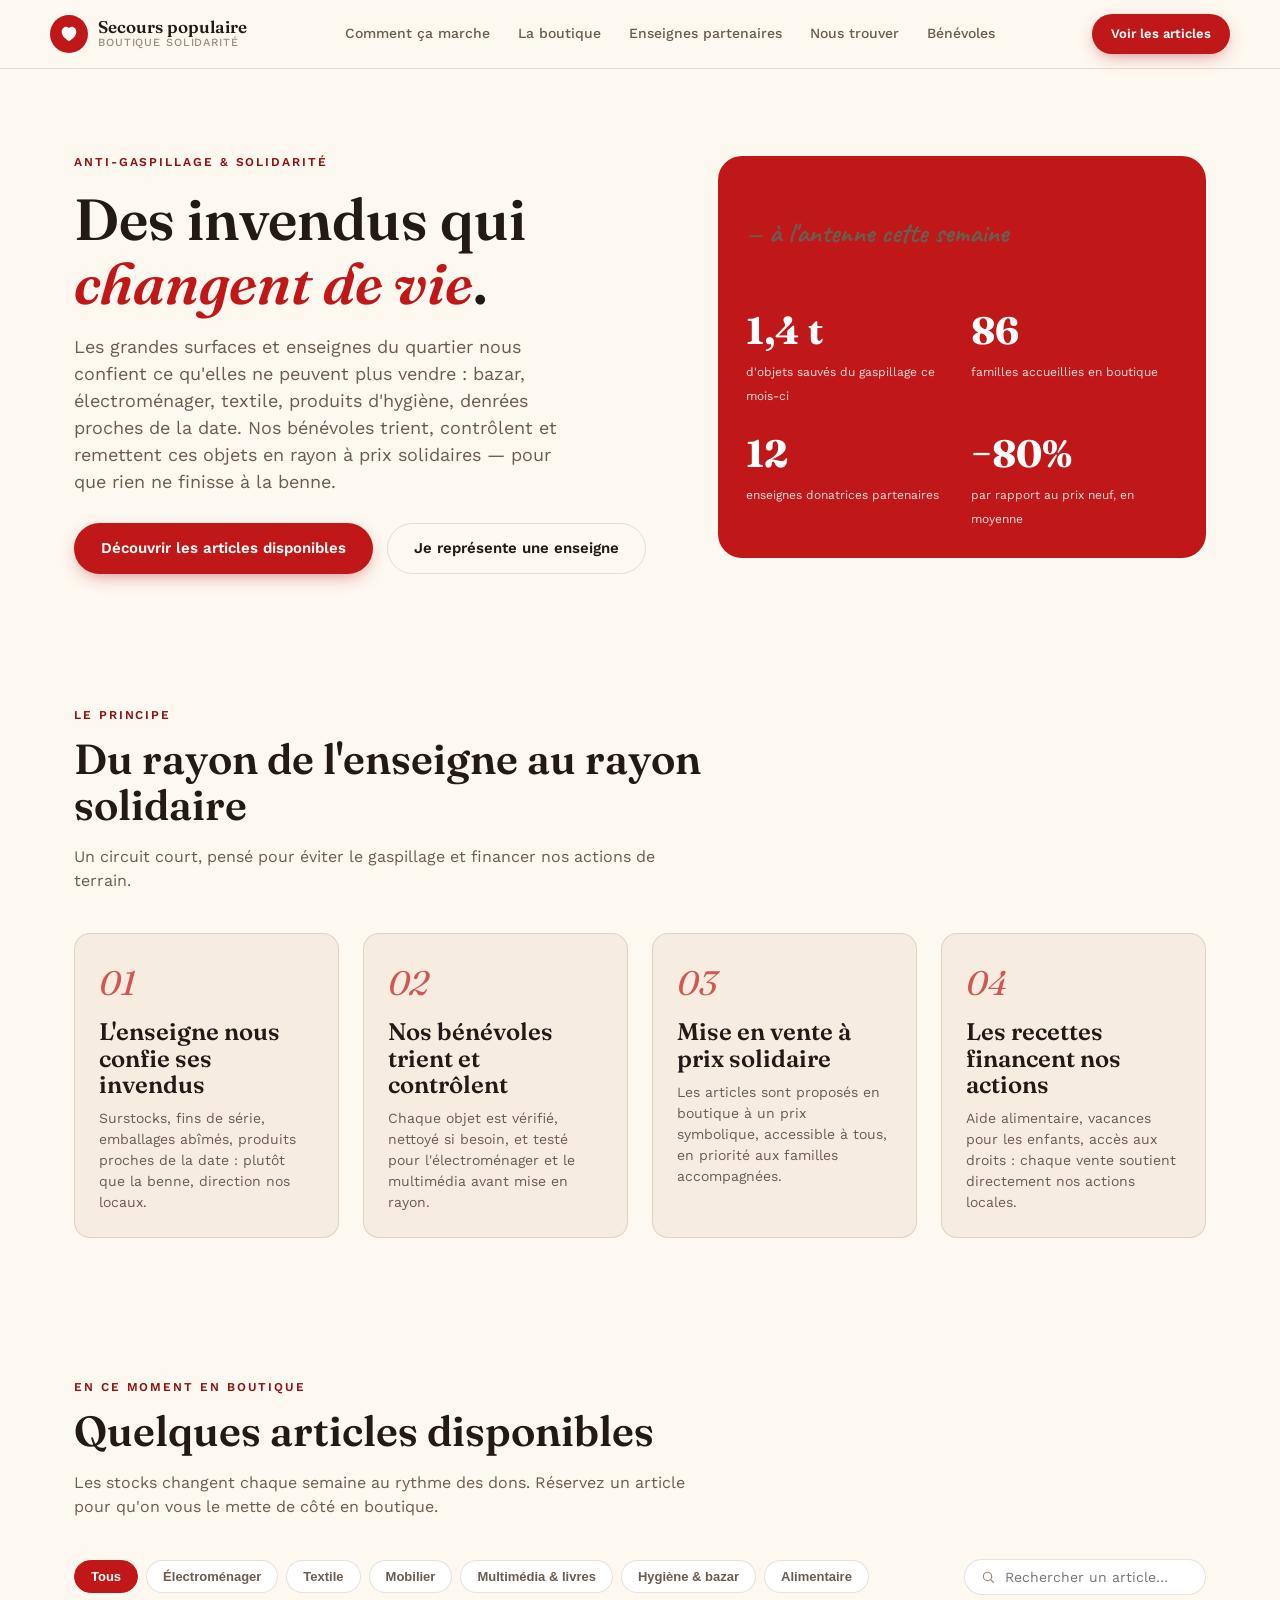
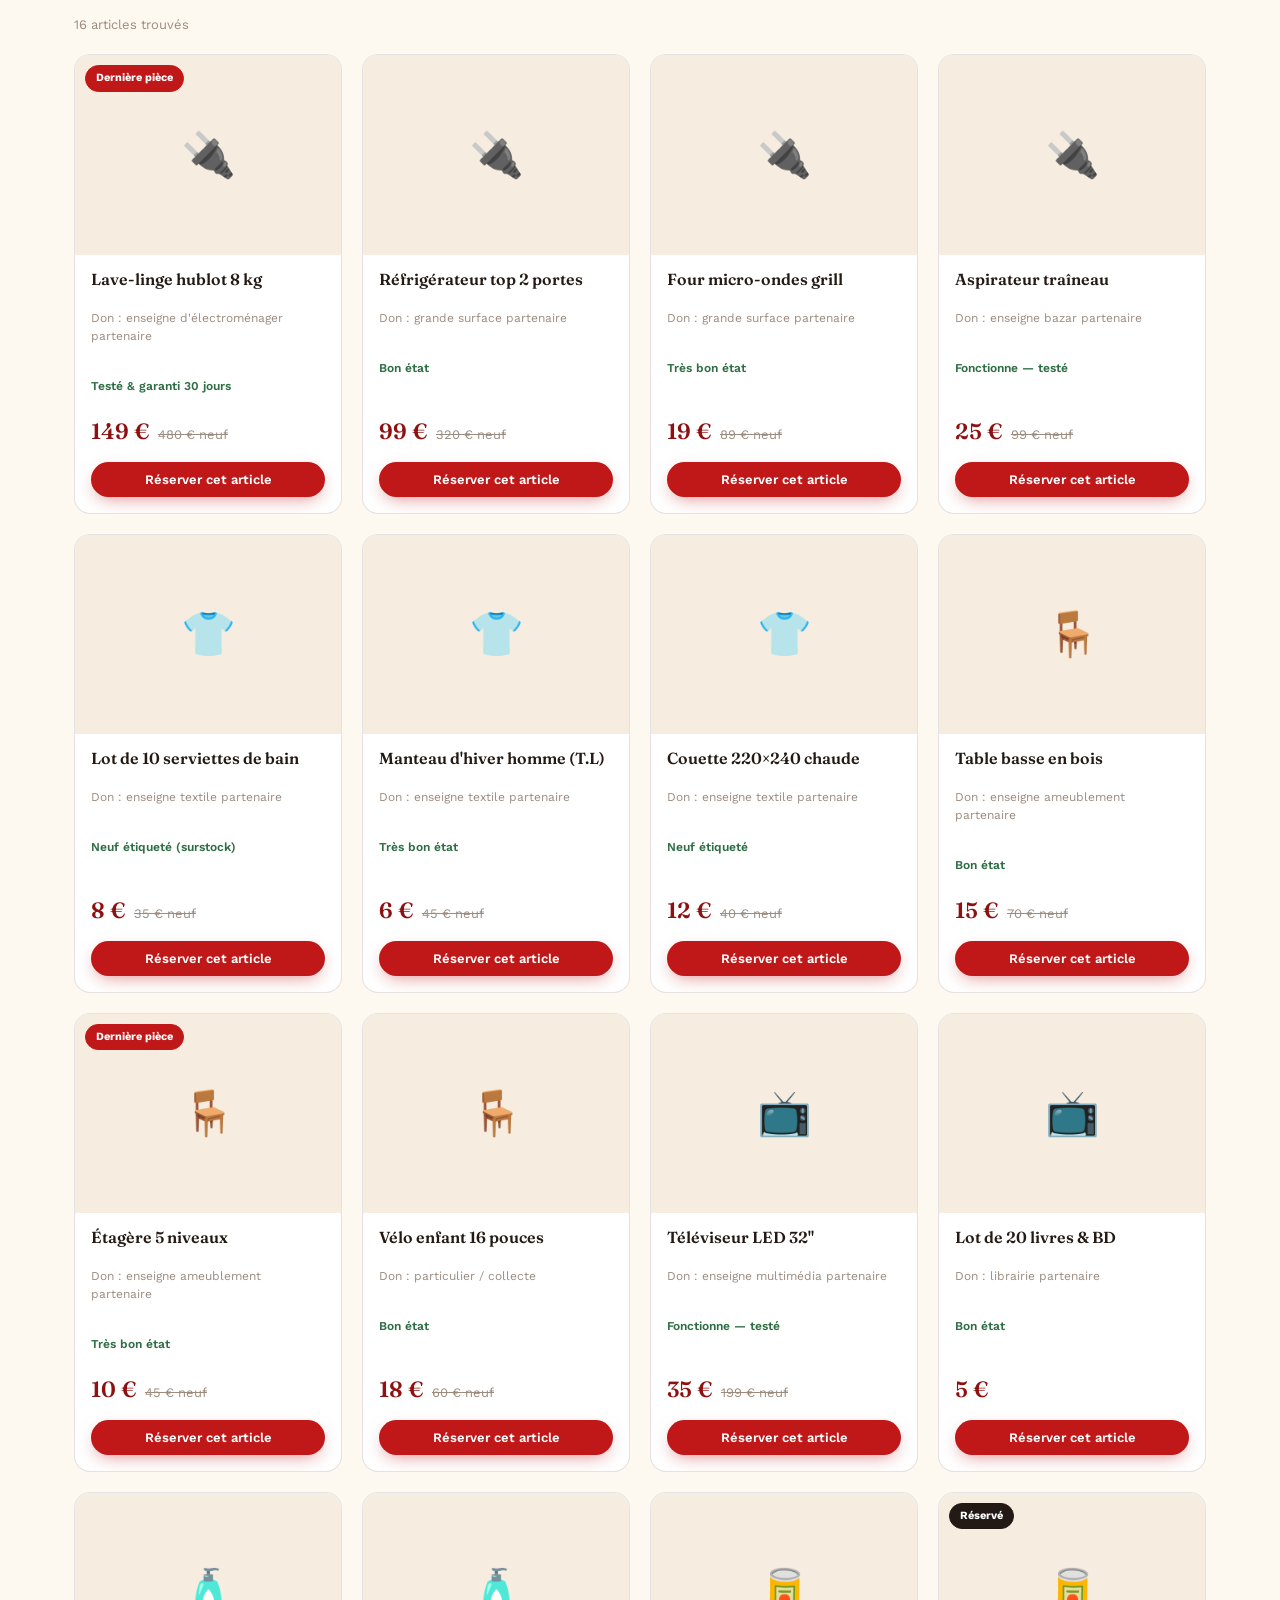
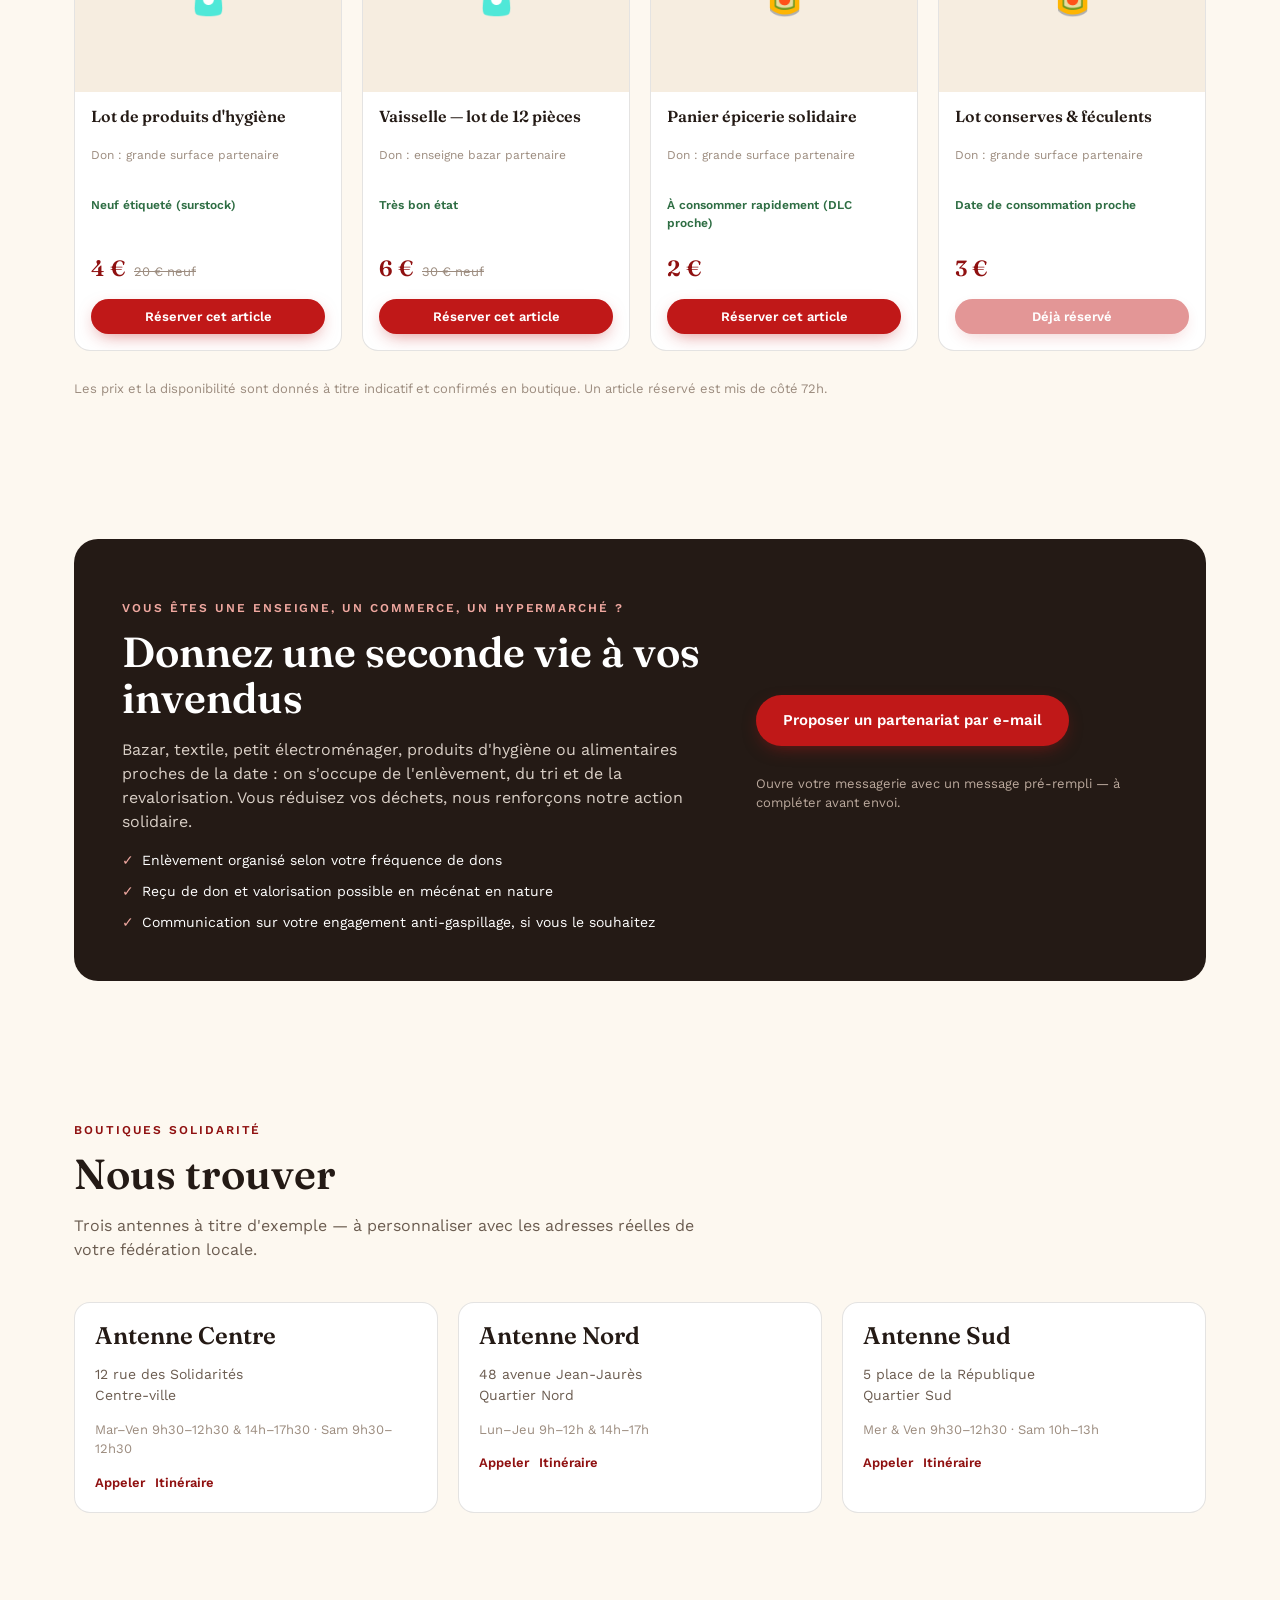
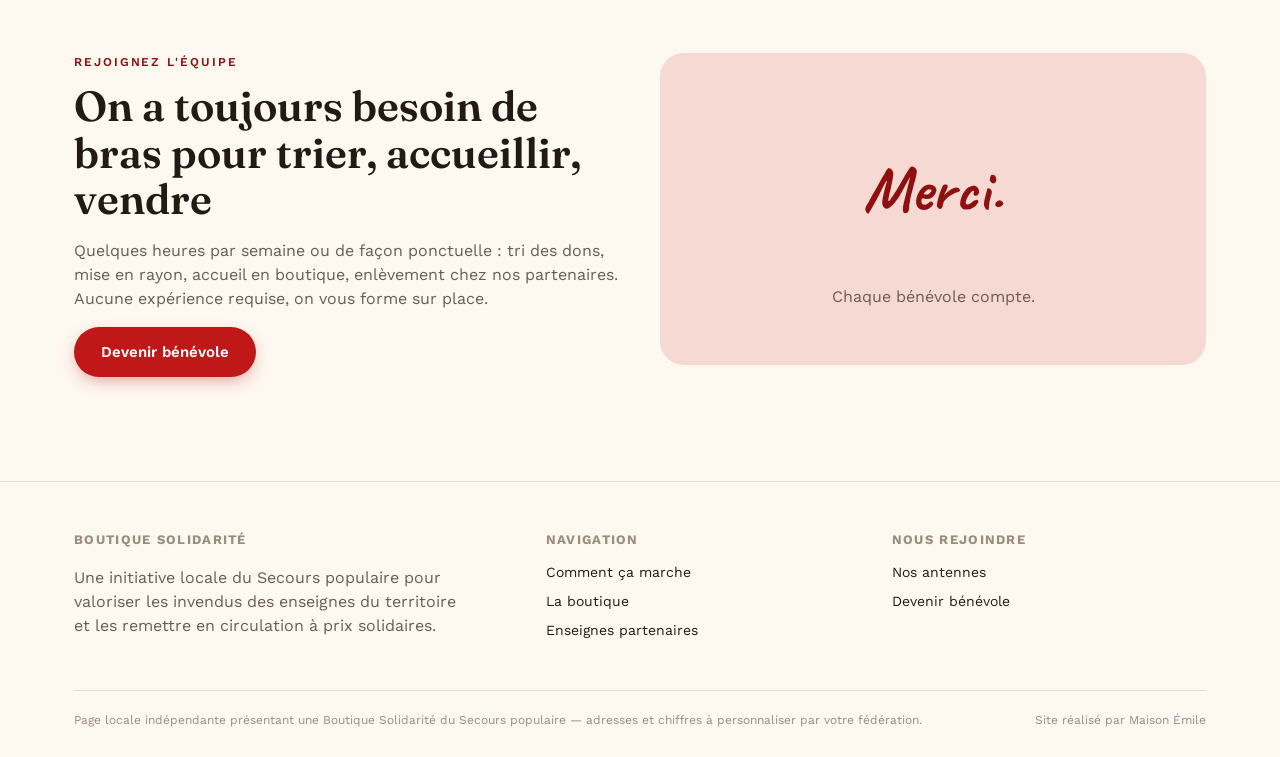
<file: secours-populaire/index.html>
<!DOCTYPE html>
<html lang="fr">
<head>
<meta charset="UTF-8" />
<meta name="viewport" content="width=device-width, initial-scale=1.0" />
<title>Boutique Solidarité — Secours populaire · Les invendus qui changent de vie</title>
<meta name="description" content="La Boutique Solidarité récupère les invendus des enseignes partenaires (bazar, électroménager, textile, alimentaire) et les revend à prix solidaires. Chaque achat finance les actions du Secours populaire et évite le gaspillage." />
<link rel="icon" href="data:image/svg+xml,%3Csvg xmlns='http://www.w3.org/2000/svg' viewBox='0 0 64 64'%3E%3Ccircle cx='32' cy='32' r='31' fill='%23c01818'/%3E%3Cpath d='M32 46c-9-6-16-12-16-20 0-5 4-9 9-9 4 0 6 2 7 4 1-2 3-4 7-4 5 0 9 4 9 9 0 8-7 14-16 20z' fill='%23fff6e8'/%3E%3C/svg%3E" />
<link rel="preconnect" href="https://fonts.googleapis.com">
<link rel="preconnect" href="https://fonts.gstatic.com" crossorigin>
<link href="https://fonts.googleapis.com/css2?family=Fraunces:ital,opsz,wght@0,9..144,500;0,9..144,600;1,9..144,500&family=Work+Sans:wght@400;500;600;700&family=Caveat:wght@600;700&display=swap" rel="stylesheet">
<style>
  :root{
    --red:#c01818; --red-dark:#8f1010; --red-soft:#f6d9d3;
    --cream:#fdf8f0; --cream-2:#f6ede0; --ink:#241a15; --muted:#6b5c50; --muted-light:#9c8c7f;
    --ok:#2f6e44; --line:rgba(36,26,21,.12);
    --font-sans:'Work Sans',system-ui,sans-serif; --font-serif:'Fraunces',Georgia,serif; --font-hand:'Caveat',cursive;
    --radius:16px; --container:1180px;
  }
  *{box-sizing:border-box}
  html{scroll-behavior:smooth}
  body{margin:0;background:var(--cream);color:var(--ink);font-family:var(--font-sans);line-height:1.5;-webkit-font-smoothing:antialiased}
  img{max-width:100%;display:block}
  a{color:inherit}
  .wrap{max-width:var(--container);margin:0 auto;padding:0 24px}
  .eyebrow{font-family:var(--font-sans);font-weight:600;font-size:12px;letter-spacing:.16em;text-transform:uppercase;color:var(--red-dark)}
  h1,h2,h3{font-family:var(--font-serif);font-weight:600;margin:0 0 .4em;line-height:1.1}
  h2{font-size:clamp(28px,4vw,42px)}
  h3{font-size:clamp(19px,2.2vw,24px)}
  p{color:var(--muted)}
  .btn{display:inline-flex;align-items:center;gap:8px;justify-content:center;font-family:var(--font-sans);font-weight:600;font-size:15px;padding:13px 26px;border-radius:999px;border:1px solid transparent;cursor:pointer;text-decoration:none;transition:transform .15s ease,box-shadow .15s ease}
  .btn-primary{background:var(--red);color:#fff;box-shadow:0 6px 18px -6px rgba(192,24,24,.55)}
  .btn-primary:hover{transform:translateY(-2px)}
  .btn-ghost{background:transparent;border-color:var(--line);color:var(--ink)}
  .btn-ghost:hover{border-color:var(--red)}
  .btn-sm{padding:9px 18px;font-size:13px}
  .btn:disabled{opacity:.45;cursor:not-allowed;transform:none}

  /* header */
  header{position:sticky;top:0;z-index:40;background:rgba(253,248,240,.9);backdrop-filter:blur(8px);border-bottom:1px solid var(--line)}
  .nav{display:flex;align-items:center;justify-content:space-between;padding:14px 0}
  .brand{display:flex;align-items:center;gap:10px;text-decoration:none}
  .brand .mark{width:38px;height:38px;border-radius:50%;background:var(--red);display:flex;align-items:center;justify-content:center;flex:none}
  .brand .mark svg{width:22px;height:22px}
  .brand .name{font-family:var(--font-serif);font-weight:600;font-size:17px;line-height:1.1}
  .brand .name small{display:block;font-family:var(--font-sans);font-weight:500;font-size:11px;letter-spacing:.08em;text-transform:uppercase;color:var(--muted-light)}
  nav.links{display:flex;gap:28px;font-size:14px;font-weight:500}
  nav.links a{text-decoration:none;color:var(--muted);transition:color .15s}
  nav.links a:hover{color:var(--red)}
  .nav-actions{display:flex;align-items:center;gap:12px}
  .burger{display:none;background:none;border:0;cursor:pointer;padding:6px}
  .burger span,.burger::before,.burger::after{content:'';display:block;width:22px;height:2px;background:var(--ink);margin:5px 0;transition:.2s}
  @media (max-width:860px){
    nav.links{display:none}
    .burger{display:block}
  }
  .mobile-panel{position:fixed;inset:0;background:var(--cream);z-index:50;display:none;flex-direction:column;padding:24px}
  .mobile-panel.open{display:flex}
  .mobile-panel .close-x{align-self:flex-end;background:none;border:0;font-size:28px;cursor:pointer}
  .mobile-panel a{font-family:var(--font-hand);font-size:34px;font-weight:700;text-decoration:none;color:var(--ink);padding:14px 0;border-bottom:1px solid var(--line)}

  /* hero */
  .hero{padding:72px 0 56px;position:relative;overflow:hidden}
  .hero .grid{display:grid;grid-template-columns:1.1fr .9fr;gap:48px;align-items:center}
  @media (max-width:900px){.hero .grid{grid-template-columns:1fr}}
  .hero h1{font-size:clamp(36px,5.6vw,58px);margin:.3em 0 .3em}
  .hero h1 em{font-style:italic;color:var(--red)}
  .hero p.lead{font-size:18px;max-width:46ch}
  .hero .cta-row{display:flex;gap:14px;flex-wrap:wrap;margin-top:28px}
  .hero-visual{position:relative;background:var(--red);border-radius:24px;padding:28px;color:#fff;min-height:320px;display:flex;flex-direction:column;justify-content:space-between}
  .hero-visual .tag{font-family:var(--font-hand);font-size:28px;font-weight:700}
  .hero-visual .stats{display:grid;grid-template-columns:1fr 1fr;gap:18px;margin-top:20px}
  .hero-visual .stat b{display:block;font-family:var(--font-serif);font-size:clamp(28px,3vw,38px)}
  .hero-visual .stat span{font-size:12px;opacity:.85}

  /* sections */
  section{padding:64px 0}
  .section-head{max-width:640px;margin-bottom:40px}
  .note{font-size:13px;color:var(--muted-light);margin-top:28px}

  /* how it works */
  .steps{display:grid;grid-template-columns:repeat(4,1fr);gap:24px}
  @media (max-width:900px){.steps{grid-template-columns:1fr 1fr}}
  @media (max-width:560px){.steps{grid-template-columns:1fr}}
  .step{background:var(--cream-2);border-radius:var(--radius);padding:24px;border:1px solid var(--line)}
  .step .num{font-family:var(--font-serif);font-style:italic;font-size:34px;color:var(--red);opacity:.7}
  .step h3{margin-top:10px}
  .step p{font-size:14px;margin:0}

  /* shop */
  .shop-toolbar{display:flex;flex-wrap:wrap;gap:12px;align-items:center;justify-content:space-between;margin-bottom:28px}
  .tabs{display:flex;flex-wrap:wrap;gap:8px}
  .tab{font-size:13px;font-weight:600;padding:8px 16px;border-radius:999px;border:1px solid var(--line);background:#fff;cursor:pointer;color:var(--muted)}
  .tab[aria-pressed="true"]{background:var(--red);border-color:var(--red);color:#fff}
  .search{display:flex;align-items:center;gap:8px;border:1px solid var(--line);border-radius:999px;padding:8px 16px;background:#fff;min-width:220px}
  .search input{border:0;outline:0;font-family:var(--font-sans);font-size:14px;width:100%;background:transparent}
  .results-count{font-size:13px;color:var(--muted-light);margin:-8px 0 20px}
  .grid-shop{display:grid;grid-template-columns:repeat(4,1fr);gap:20px}
  @media (max-width:1040px){.grid-shop{grid-template-columns:repeat(3,1fr)}}
  @media (max-width:760px){.grid-shop{grid-template-columns:repeat(2,1fr)}}
  @media (max-width:480px){.grid-shop{grid-template-columns:1fr}}
  .card{background:#fff;border:1px solid var(--line);border-radius:var(--radius);overflow:hidden;display:flex;flex-direction:column}
  .card .thumb{aspect-ratio:4/3;background:var(--cream-2);display:flex;align-items:center;justify-content:center;font-size:44px;position:relative}
  .card .badge{position:absolute;top:10px;left:10px;font-size:11px;font-weight:700;padding:4px 10px;border-radius:999px;background:#fff;border:1px solid var(--line)}
  .card .badge.last{background:var(--red);color:#fff;border-color:var(--red)}
  .card .badge.reserved{background:var(--ink);color:#fff;border-color:var(--ink)}
  .card .body{padding:16px;display:flex;flex-direction:column;gap:8px;flex:1}
  .card h3{font-size:16px;margin:0}
  .card .origin{font-size:12px;color:var(--muted-light)}
  .card .condition{font-size:12px;font-weight:600;color:var(--ok)}
  .card .prices{display:flex;align-items:baseline;gap:8px;margin-top:auto}
  .card .prices .now{font-family:var(--font-serif);font-weight:600;font-size:22px;color:var(--red-dark)}
  .card .prices .was{font-size:13px;text-decoration:line-through;color:var(--muted-light)}
  .card .reserve-btn{margin-top:6px}

  /* enseignes CTA band */
  .band{background:var(--ink);color:#fff;border-radius:24px;padding:48px;display:grid;grid-template-columns:1.2fr .8fr;gap:32px;align-items:center}
  @media (max-width:800px){.band{grid-template-columns:1fr}}
  .band .eyebrow{color:#f0a8a0}
  .band h2{color:#fff}
  .band p{color:#d9cfc6}
  .band-benefits{list-style:none;margin:0;padding:0;display:flex;flex-direction:column;gap:10px;font-size:14px}
  .band-benefits li{display:flex;gap:8px}
  .band-benefits li::before{content:'✓';color:#f0a8a0;font-weight:700}

  /* antennes */
  .antennes-grid{display:grid;grid-template-columns:repeat(3,1fr);gap:20px}
  @media (max-width:820px){.antennes-grid{grid-template-columns:1fr 1fr}}
  @media (max-width:560px){.antennes-grid{grid-template-columns:1fr}}
  .antenne{border:1px solid var(--line);border-radius:var(--radius);padding:20px;background:#fff}
  .antenne h3{margin-bottom:4px}
  .antenne .addr{font-size:14px;color:var(--muted)}
  .antenne .hours{font-size:13px;color:var(--muted-light);margin:8px 0 14px}
  .antenne .links{display:flex;gap:10px;font-size:13px;font-weight:600}
  .antenne .links a{text-decoration:none;color:var(--red-dark)}

  /* benevoles */
  .benevoles{display:grid;grid-template-columns:1fr 1fr;gap:40px;align-items:center}
  @media (max-width:820px){.benevoles{grid-template-columns:1fr}}
  .benevoles-visual{background:var(--red-soft);border-radius:24px;padding:40px;text-align:center}
  .benevoles-visual .big{font-family:var(--font-hand);font-size:clamp(40px,6vw,64px);color:var(--red-dark);font-weight:700;line-height:1}

  footer{border-top:1px solid var(--line);padding:48px 0 28px;margin-top:40px}
  .foot-grid{display:grid;grid-template-columns:1.4fr 1fr 1fr;gap:32px}
  @media (max-width:760px){.foot-grid{grid-template-columns:1fr}}
  .foot-grid h4{font-size:13px;text-transform:uppercase;letter-spacing:.1em;color:var(--muted-light);margin:0 0 12px}
  .foot-grid ul{list-style:none;margin:0;padding:0;display:flex;flex-direction:column;gap:8px;font-size:14px}
  .foot-grid a{text-decoration:none}
  .foot-grid a:hover{color:var(--red)}
  .foot-bottom{margin-top:36px;padding-top:20px;border-top:1px solid var(--line);font-size:12px;color:var(--muted-light);display:flex;justify-content:space-between;flex-wrap:wrap;gap:8px}

  /* modal */
  .modal-backdrop{position:fixed;inset:0;background:rgba(36,26,21,.55);z-index:60;display:none;align-items:center;justify-content:center;padding:20px}
  .modal-backdrop.open{display:flex}
  .modal{background:#fff;border-radius:20px;max-width:480px;width:100%;padding:28px;position:relative;max-height:90vh;overflow:auto}
  .modal .close-x{position:absolute;top:14px;right:16px;background:none;border:0;font-size:22px;cursor:pointer;color:var(--muted-light)}
  .modal .item-recap{display:flex;gap:14px;align-items:center;background:var(--cream-2);border-radius:12px;padding:12px;margin:16px 0 20px}
  .modal .item-recap .thumb-sm{width:52px;height:52px;border-radius:10px;background:#fff;display:flex;align-items:center;justify-content:center;font-size:26px;flex:none}
  .modal .item-recap .price-sm{font-family:var(--font-serif);color:var(--red-dark);font-weight:600}
  .field{margin-bottom:14px}
  .field label{display:block;font-size:13px;font-weight:600;margin-bottom:6px}
  .field select,.field input,.field textarea{width:100%;padding:10px 12px;border:1px solid var(--line);border-radius:10px;font-family:var(--font-sans);font-size:14px;background:var(--cream)}
  .modal-actions{display:flex;gap:10px;flex-wrap:wrap;margin-top:18px}
  .visually-hidden{position:absolute;width:1px;height:1px;overflow:hidden;clip:rect(0 0 0 0);white-space:nowrap}
  :focus-visible{outline:2px solid var(--red);outline-offset:2px}
</style>
</head>
<body>

<header>
  <div class="wrap nav">
    <a class="brand" href="#accueil">
      <span class="mark" aria-hidden="true">
        <svg viewBox="0 0 24 24" fill="none" xmlns="http://www.w3.org/2000/svg"><path d="M12 20c-4-2.6-8-6-8-10.4C4 6.5 6.2 4 9 4c1.6 0 2.8 1 3 2 .2-1 1.4-2 3-2 2.8 0 5 2.5 5 5.6 0 4.4-4 7.8-8 10.4z" fill="#fff"/></svg>
      </span>
      <span class="name">Secours populaire<small>Boutique Solidarité</small></span>
    </a>
    <nav class="links" aria-label="Navigation principale">
      <a href="#comment-ca-marche">Comment ça marche</a>
      <a href="#boutique">La boutique</a>
      <a href="#enseignes">Enseignes partenaires</a>
      <a href="#antennes">Nous trouver</a>
      <a href="#benevoles">Bénévoles</a>
    </nav>
    <div class="nav-actions">
      <a class="btn btn-primary btn-sm" href="#boutique">Voir les articles</a>
      <button class="burger" id="burgerBtn" aria-label="Ouvrir le menu" aria-expanded="false" aria-controls="mobilePanel"><span></span></button>
    </div>
  </div>
</header>

<div class="mobile-panel" id="mobilePanel" role="dialog" aria-modal="true" aria-label="Menu">
  <button class="close-x" id="closeMobilePanel" aria-label="Fermer le menu">×</button>
  <a href="#comment-ca-marche">Comment ça marche</a>
  <a href="#boutique">La boutique</a>
  <a href="#enseignes">Enseignes</a>
  <a href="#antennes">Nous trouver</a>
  <a href="#benevoles">Bénévoles</a>
</div>

<main>

  <section class="hero" id="accueil">
    <div class="wrap grid">
      <div>
        <p class="eyebrow">Anti-gaspillage &amp; solidarité</p>
        <h1>Des invendus qui <em>changent de vie</em>.</h1>
        <p class="lead">Les grandes surfaces et enseignes du quartier nous confient ce qu'elles ne peuvent plus vendre : bazar, électroménager, textile, produits d'hygiène, denrées proches de la date. Nos bénévoles trient, contrôlent et remettent ces objets en rayon à prix solidaires — pour que rien ne finisse à la benne.</p>
        <div class="cta-row">
          <a class="btn btn-primary" href="#boutique">Découvrir les articles disponibles</a>
          <a class="btn btn-ghost" href="#enseignes">Je représente une enseigne</a>
        </div>
      </div>
      <div class="hero-visual">
        <div>
          <p class="tag">— à l'antenne cette semaine</p>
        </div>
        <div class="stats">
          <div class="stat"><b>1,4&nbsp;t</b><span>d'objets sauvés du gaspillage ce mois-ci</span></div>
          <div class="stat"><b>86</b><span>familles accueillies en boutique</span></div>
          <div class="stat"><b>12</b><span>enseignes donatrices partenaires</span></div>
          <div class="stat"><b>−80%</b><span>par rapport au prix neuf, en moyenne</span></div>
        </div>
      </div>
    </div>
  </section>

  <section id="comment-ca-marche">
    <div class="wrap">
      <div class="section-head">
        <p class="eyebrow">Le principe</p>
        <h2>Du rayon de l'enseigne au rayon solidaire</h2>
        <p>Un circuit court, pensé pour éviter le gaspillage et financer nos actions de terrain.</p>
      </div>
      <div class="steps">
        <div class="step">
          <span class="num">01</span>
          <h3>L'enseigne nous confie ses invendus</h3>
          <p>Surstocks, fins de série, emballages abîmés, produits proches de la date : plutôt que la benne, direction nos locaux.</p>
        </div>
        <div class="step">
          <span class="num">02</span>
          <h3>Nos bénévoles trient et contrôlent</h3>
          <p>Chaque objet est vérifié, nettoyé si besoin, et testé pour l'électroménager et le multimédia avant mise en rayon.</p>
        </div>
        <div class="step">
          <span class="num">03</span>
          <h3>Mise en vente à prix solidaire</h3>
          <p>Les articles sont proposés en boutique à un prix symbolique, accessible à tous, en priorité aux familles accompagnées.</p>
        </div>
        <div class="step">
          <span class="num">04</span>
          <h3>Les recettes financent nos actions</h3>
          <p>Aide alimentaire, vacances pour les enfants, accès aux droits : chaque vente soutient directement nos actions locales.</p>
        </div>
      </div>
    </div>
  </section>

  <section id="boutique">
    <div class="wrap">
      <div class="section-head">
        <p class="eyebrow">En ce moment en boutique</p>
        <h2>Quelques articles disponibles</h2>
        <p>Les stocks changent chaque semaine au rythme des dons. Réservez un article pour qu'on vous le mette de côté en boutique.</p>
      </div>

      <div class="shop-toolbar">
        <div class="tabs" id="tabs" role="tablist" aria-label="Filtrer par catégorie"></div>
        <div class="search">
          <svg width="16" height="16" viewBox="0 0 24 24" fill="none" aria-hidden="true"><circle cx="11" cy="11" r="7" stroke="#9c8c7f" stroke-width="2"/><path d="M21 21l-4-4" stroke="#9c8c7f" stroke-width="2" stroke-linecap="round"/></svg>
          <label class="visually-hidden" for="searchInput">Rechercher un article</label>
          <input id="searchInput" type="search" placeholder="Rechercher un article…" />
        </div>
      </div>

      <p class="results-count" id="resultsCount" aria-live="polite"></p>
      <div class="grid-shop" id="shopGrid"></div>
      <p class="note">Les prix et la disponibilité sont donnés à titre indicatif et confirmés en boutique. Un article réservé est mis de côté 72h.</p>
    </div>
  </section>

  <section id="enseignes">
    <div class="wrap">
      <div class="band">
        <div>
          <p class="eyebrow">Vous êtes une enseigne, un commerce, un hypermarché ?</p>
          <h2>Donnez une seconde vie à vos invendus</h2>
          <p>Bazar, textile, petit électroménager, produits d'hygiène ou alimentaires proches de la date : on s'occupe de l'enlèvement, du tri et de la revalorisation. Vous réduisez vos déchets, nous renforçons notre action solidaire.</p>
          <ul class="band-benefits">
            <li>Enlèvement organisé selon votre fréquence de dons</li>
            <li>Reçu de don et valorisation possible en mécénat en nature</li>
            <li>Communication sur votre engagement anti-gaspillage, si vous le souhaitez</li>
          </ul>
        </div>
        <div>
          <a class="btn btn-primary" id="partnerMailBtn" href="#">Proposer un partenariat par e-mail</a>
          <p class="note" style="color:#bba99d">Ouvre votre messagerie avec un message pré-rempli — à compléter avant envoi.</p>
        </div>
      </div>
    </div>
  </section>

  <section id="antennes">
    <div class="wrap">
      <div class="section-head">
        <p class="eyebrow">Boutiques Solidarité</p>
        <h2>Nous trouver</h2>
        <p>Trois antennes à titre d'exemple — à personnaliser avec les adresses réelles de votre fédération locale.</p>
      </div>
      <div class="antennes-grid">
        <div class="antenne">
          <h3>Antenne Centre</h3>
          <p class="addr">12 rue des Solidarités<br>Centre-ville</p>
          <p class="hours">Mar–Ven 9h30–12h30 &amp; 14h–17h30 · Sam 9h30–12h30</p>
          <div class="links"><a href="tel:+33000000000">Appeler</a><a href="#" class="itin">Itinéraire</a></div>
        </div>
        <div class="antenne">
          <h3>Antenne Nord</h3>
          <p class="addr">48 avenue Jean-Jaurès<br>Quartier Nord</p>
          <p class="hours">Lun–Jeu 9h–12h &amp; 14h–17h</p>
          <div class="links"><a href="tel:+33000000000">Appeler</a><a href="#" class="itin">Itinéraire</a></div>
        </div>
        <div class="antenne">
          <h3>Antenne Sud</h3>
          <p class="addr">5 place de la République<br>Quartier Sud</p>
          <p class="hours">Mer &amp; Ven 9h30–12h30 · Sam 10h–13h</p>
          <div class="links"><a href="tel:+33000000000">Appeler</a><a href="#" class="itin">Itinéraire</a></div>
        </div>
      </div>
    </div>
  </section>

  <section id="benevoles">
    <div class="wrap benevoles">
      <div>
        <p class="eyebrow">Rejoignez l'équipe</p>
        <h2>On a toujours besoin de bras pour trier, accueillir, vendre</h2>
        <p>Quelques heures par semaine ou de façon ponctuelle : tri des dons, mise en rayon, accueil en boutique, enlèvement chez nos partenaires. Aucune expérience requise, on vous forme sur place.</p>
        <a class="btn btn-primary" id="volunteerMailBtn" href="#">Devenir bénévole</a>
      </div>
      <div class="benevoles-visual">
        <p class="big">Merci.</p>
        <p>Chaque bénévole compte.</p>
      </div>
    </div>
  </section>

</main>

<footer>
  <div class="wrap">
    <div class="foot-grid">
      <div>
        <h4>Boutique Solidarité</h4>
        <p style="max-width:40ch">Une initiative locale du Secours populaire pour valoriser les invendus des enseignes du territoire et les remettre en circulation à prix solidaires.</p>
      </div>
      <div>
        <h4>Navigation</h4>
        <ul>
          <li><a href="#comment-ca-marche">Comment ça marche</a></li>
          <li><a href="#boutique">La boutique</a></li>
          <li><a href="#enseignes">Enseignes partenaires</a></li>
        </ul>
      </div>
      <div>
        <h4>Nous rejoindre</h4>
        <ul>
          <li><a href="#antennes">Nos antennes</a></li>
          <li><a href="#benevoles">Devenir bénévole</a></li>
        </ul>
      </div>
    </div>
    <div class="foot-bottom">
      <span>Page locale indépendante présentant une Boutique Solidarité du Secours populaire — adresses et chiffres à personnaliser par votre fédération.</span>
      <span>Site réalisé par Maison Émile</span>
    </div>
  </div>
</footer>

<div class="modal-backdrop" id="modalBackdrop">
  <div class="modal" role="dialog" aria-modal="true" aria-labelledby="modalTitle">
    <button class="close-x" id="modalClose" aria-label="Fermer">×</button>
    <h3 id="modalTitle">Réserver cet article</h3>
    <div class="item-recap" id="itemRecap"></div>
    <div class="field">
      <label for="antenneSelect">Boutique où retirer l'article</label>
      <select id="antenneSelect">
        <option>Antenne Centre — 12 rue des Solidarités</option>
        <option>Antenne Nord — 48 avenue Jean-Jaurès</option>
        <option>Antenne Sud — 5 place de la République</option>
      </select>
    </div>
    <div class="field">
      <label for="reserveName">Votre nom</label>
      <input id="reserveName" type="text" autocomplete="name" />
    </div>
    <div class="field">
      <label for="reservePhone">Téléphone</label>
      <input id="reservePhone" type="tel" autocomplete="tel" />
    </div>
    <p class="note" style="margin-top:0">Ces boutons ouvrent votre messagerie ou votre téléphone avec un message pré-rempli — la demande n'est confirmée qu'une fois reçue par l'antenne.</p>
    <div class="modal-actions">
      <a class="btn btn-primary btn-sm" id="modalMailBtn" href="#">Envoyer par e-mail</a>
      <a class="btn btn-ghost btn-sm" id="modalCallBtn" href="tel:+33000000000">Appeler la boutique</a>
    </div>
  </div>
</div>

<script>
(function(){
  "use strict";

  var ANTENNE_EMAIL = "boutique.solidarite@secourspopulaire-exemple.org";
  var ANTENNE_PHONE = "+33000000000";

  var CATEGORIES = [
    { key: "tous", label: "Tous" },
    { key: "electromenager", label: "Électroménager" },
    { key: "textile", label: "Textile" },
    { key: "mobilier", label: "Mobilier" },
    { key: "multimedia", label: "Multimédia & livres" },
    { key: "hygiene-bazar", label: "Hygiène & bazar" },
    { key: "alimentaire", label: "Alimentaire" }
  ];

  var ICONS = {
    electromenager: "🔌", textile: "👕", mobilier: "🪑",
    multimedia: "📺", "hygiene-bazar": "🧴", alimentaire: "🥫"
  };

  var ITEMS = [
    { id:1, name:"Lave-linge hublot 8 kg", category:"electromenager", price:149, was:480, condition:"Testé & garanti 30 jours", origin:"Don : enseigne d'électroménager partenaire", stock:"last" },
    { id:2, name:"Réfrigérateur top 2 portes", category:"electromenager", price:99, was:320, condition:"Bon état", origin:"Don : grande surface partenaire", stock:"ok" },
    { id:3, name:"Four micro-ondes grill", category:"electromenager", price:19, was:89, condition:"Très bon état", origin:"Don : grande surface partenaire", stock:"ok" },
    { id:4, name:"Aspirateur traîneau", category:"electromenager", price:25, was:99, condition:"Fonctionne — testé", origin:"Don : enseigne bazar partenaire", stock:"ok" },
    { id:5, name:"Lot de 10 serviettes de bain", category:"textile", price:8, was:35, condition:"Neuf étiqueté (surstock)", origin:"Don : enseigne textile partenaire", stock:"ok" },
    { id:6, name:"Manteau d'hiver homme (T.L)", category:"textile", price:6, was:45, condition:"Très bon état", origin:"Don : enseigne textile partenaire", stock:"ok" },
    { id:7, name:"Couette 220×240 chaude", category:"textile", price:12, was:40, condition:"Neuf étiqueté", origin:"Don : enseigne textile partenaire", stock:"ok" },
    { id:8, name:"Table basse en bois", category:"mobilier", price:15, was:70, condition:"Bon état", origin:"Don : enseigne ameublement partenaire", stock:"ok" },
    { id:9, name:"Étagère 5 niveaux", category:"mobilier", price:10, was:45, condition:"Très bon état", origin:"Don : enseigne ameublement partenaire", stock:"last" },
    { id:10, name:"Vélo enfant 16 pouces", category:"mobilier", price:18, was:60, condition:"Bon état", origin:"Don : particulier / collecte", stock:"ok" },
    { id:11, name:"Téléviseur LED 32\"", category:"multimedia", price:35, was:199, condition:"Fonctionne — testé", origin:"Don : enseigne multimédia partenaire", stock:"ok" },
    { id:12, name:"Lot de 20 livres & BD", category:"multimedia", price:5, was:null, condition:"Bon état", origin:"Don : librairie partenaire", stock:"ok" },
    { id:13, name:"Lot de produits d'hygiène", category:"hygiene-bazar", price:4, was:20, condition:"Neuf étiqueté (surstock)", origin:"Don : grande surface partenaire", stock:"ok" },
    { id:14, name:"Vaisselle — lot de 12 pièces", category:"hygiene-bazar", price:6, was:30, condition:"Très bon état", origin:"Don : enseigne bazar partenaire", stock:"ok" },
    { id:15, name:"Panier épicerie solidaire", category:"alimentaire", price:2, was:null, condition:"À consommer rapidement (DLC proche)", origin:"Don : grande surface partenaire", stock:"ok" },
    { id:16, name:"Lot conserves & féculents", category:"alimentaire", price:3, was:null, condition:"Date de consommation proche", origin:"Don : grande surface partenaire", stock:"reserved" }
  ];

  var state = { category:"tous", query:"" };
  var lastFocused = null;

  function euros(n){ return n.toLocaleString("fr-FR") + " €"; }

  function renderTabs(){
    var tabsEl = document.getElementById("tabs");
    tabsEl.innerHTML = "";
    CATEGORIES.forEach(function(cat){
      var b = document.createElement("button");
      b.className = "tab";
      b.type = "button";
      b.role = "tab";
      b.textContent = cat.label;
      b.setAttribute("aria-pressed", String(cat.key === state.category));
      b.addEventListener("click", function(){
        state.category = cat.key;
        renderTabs();
        renderGrid();
      });
      tabsEl.appendChild(b);
    });
  }

  function matchesQuery(item, q){
    if(!q) return true;
    q = q.toLowerCase();
    return item.name.toLowerCase().indexOf(q) !== -1 || item.condition.toLowerCase().indexOf(q) !== -1;
  }

  function renderGrid(){
    var grid = document.getElementById("shopGrid");
    var list = ITEMS.filter(function(item){
      var catOk = state.category === "tous" || item.category === state.category;
      return catOk && matchesQuery(item, state.query);
    });

    document.getElementById("resultsCount").textContent =
      list.length + (list.length > 1 ? " articles trouvés" : " article trouvé");

    grid.innerHTML = "";
    if(list.length === 0){
      var empty = document.createElement("p");
      empty.textContent = "Aucun article ne correspond à votre recherche pour le moment.";
      empty.style.color = "var(--muted)";
      grid.appendChild(empty);
      return;
    }

    list.forEach(function(item){
      var card = document.createElement("article");
      card.className = "card";

      var badge = "";
      if(item.stock === "last") badge = '<span class="badge last">Dernière pièce</span>';
      if(item.stock === "reserved") badge = '<span class="badge reserved">Réservé</span>';

      card.innerHTML =
        '<div class="thumb">' + badge + ICONS[item.category] + '</div>' +
        '<div class="body">' +
          '<h3>' + item.name + '</h3>' +
          '<p class="origin">' + item.origin + '</p>' +
          '<p class="condition">' + item.condition + '</p>' +
          '<div class="prices"><span class="now">' + euros(item.price) + '</span>' +
            (item.was ? '<span class="was">' + euros(item.was) + ' neuf</span>' : '') +
          '</div>' +
        '</div>';

      var body = card.querySelector(".body");
      var btn = document.createElement("button");
      btn.className = "btn btn-primary btn-sm reserve-btn";
      btn.type = "button";
      if(item.stock === "reserved"){
        btn.textContent = "Déjà réservé";
        btn.disabled = true;
      } else {
        btn.textContent = "Réserver cet article";
        btn.addEventListener("click", function(){ openModal(item); });
      }
      body.appendChild(btn);

      grid.appendChild(card);
    });
  }

  function openModal(item){
    lastFocused = document.activeElement;
    var backdrop = document.getElementById("modalBackdrop");
    document.getElementById("itemRecap").innerHTML =
      '<div class="thumb-sm" aria-hidden="true">' + ICONS[item.category] + '</div>' +
      '<div><strong>' + item.name + '</strong><br><span class="price-sm">' + euros(item.price) + '</span></div>';

    document.getElementById("modalTitle").textContent = "Réserver : " + item.name;
    backdrop.classList.add("open");
    document.getElementById("modalClose").focus();

    function updateLinks(){
      var antenne = document.getElementById("antenneSelect").value;
      var name = document.getElementById("reserveName").value || "[votre nom]";
      var phone = document.getElementById("reservePhone").value || "[votre téléphone]";
      var subject = encodeURIComponent("Réservation boutique solidarité : " + item.name);
      var body = encodeURIComponent(
        "Bonjour,\n\nJe souhaite réserver l'article suivant : " + item.name + " (" + euros(item.price) + ").\n" +
        "Boutique choisie : " + antenne + "\n" +
        "Nom : " + name + "\nTéléphone : " + phone + "\n\nMerci de me confirmer la disponibilité.\n"
      );
      document.getElementById("modalMailBtn").href = "mailto:" + ANTENNE_EMAIL + "?subject=" + subject + "&body=" + body;
    }
    updateLinks();
    document.getElementById("antenneSelect").oninput = updateLinks;
    document.getElementById("reserveName").oninput = updateLinks;
    document.getElementById("reservePhone").oninput = updateLinks;
  }

  function closeModal(){
    document.getElementById("modalBackdrop").classList.remove("open");
    if(lastFocused) lastFocused.focus();
  }

  document.getElementById("modalClose").addEventListener("click", closeModal);
  document.getElementById("modalBackdrop").addEventListener("click", function(e){
    if(e.target === this) closeModal();
  });
  document.addEventListener("keydown", function(e){
    if(e.key === "Escape") closeModal();
  });

  document.getElementById("searchInput").addEventListener("input", function(e){
    state.query = e.target.value;
    renderGrid();
  });

  // mobile menu
  var mobilePanel = document.getElementById("mobilePanel");
  var burgerBtn = document.getElementById("burgerBtn");
  burgerBtn.addEventListener("click", function(){
    mobilePanel.classList.add("open");
    burgerBtn.setAttribute("aria-expanded", "true");
  });
  document.getElementById("closeMobilePanel").addEventListener("click", function(){
    mobilePanel.classList.remove("open");
    burgerBtn.setAttribute("aria-expanded", "false");
  });
  mobilePanel.querySelectorAll("a").forEach(function(a){
    a.addEventListener("click", function(){
      mobilePanel.classList.remove("open");
      burgerBtn.setAttribute("aria-expanded", "false");
    });
  });

  // partner / volunteer mailto links
  document.getElementById("partnerMailBtn").href = "mailto:" + ANTENNE_EMAIL +
    "?subject=" + encodeURIComponent("Proposition de partenariat - dons d'invendus") +
    "&body=" + encodeURIComponent("Bonjour,\n\nNotre enseigne [nom] souhaite proposer ses invendus (type de produits, fréquence estimée) à votre Boutique Solidarité.\n\nCordialement,\n[nom, enseigne, coordonnées]");

  document.getElementById("volunteerMailBtn").href = "mailto:" + ANTENNE_EMAIL +
    "?subject=" + encodeURIComponent("Je souhaite devenir bénévole") +
    "&body=" + encodeURIComponent("Bonjour,\n\nJe souhaite devenir bénévole à la Boutique Solidarité (tri, accueil, mise en rayon...).\nDisponibilités : [jours / créneaux]\n\nMerci de me recontacter.\n[nom, téléphone]");

  renderTabs();
  renderGrid();
})();
</script>

</body>
</html>
</file>
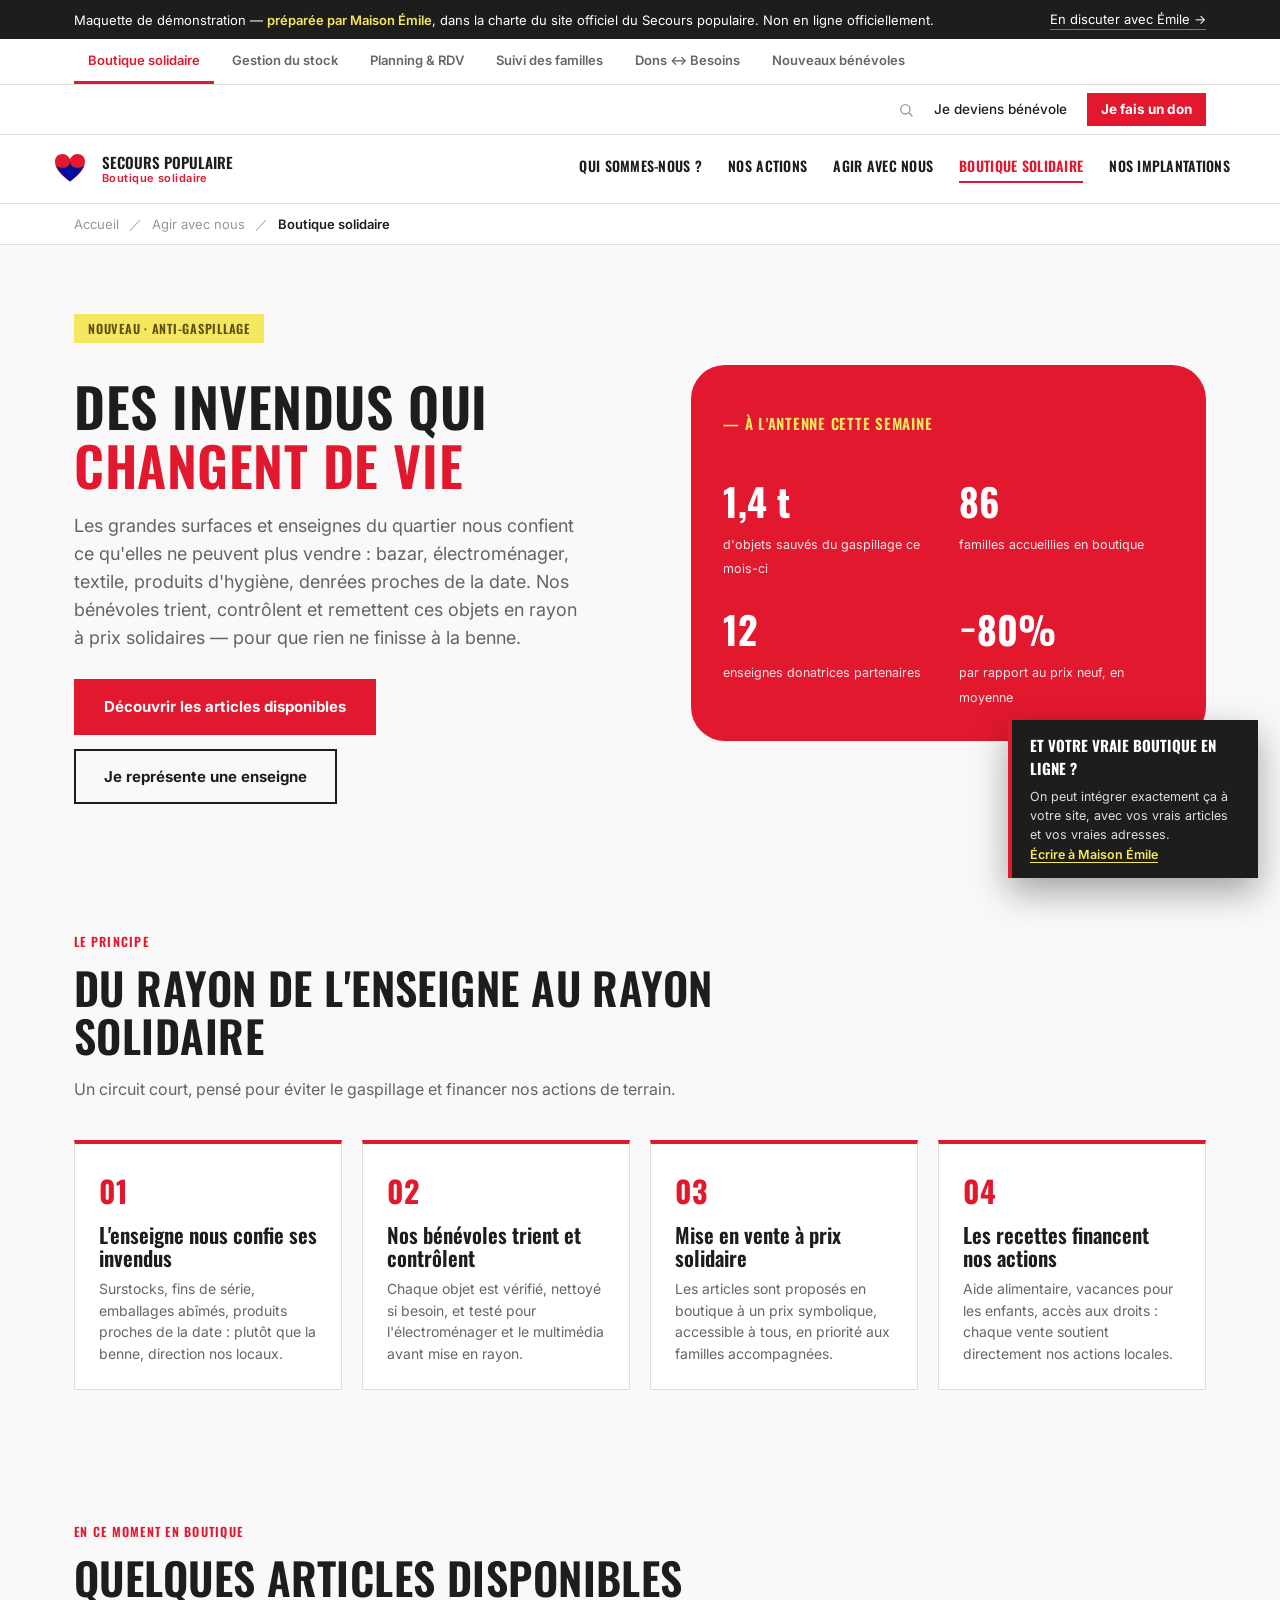
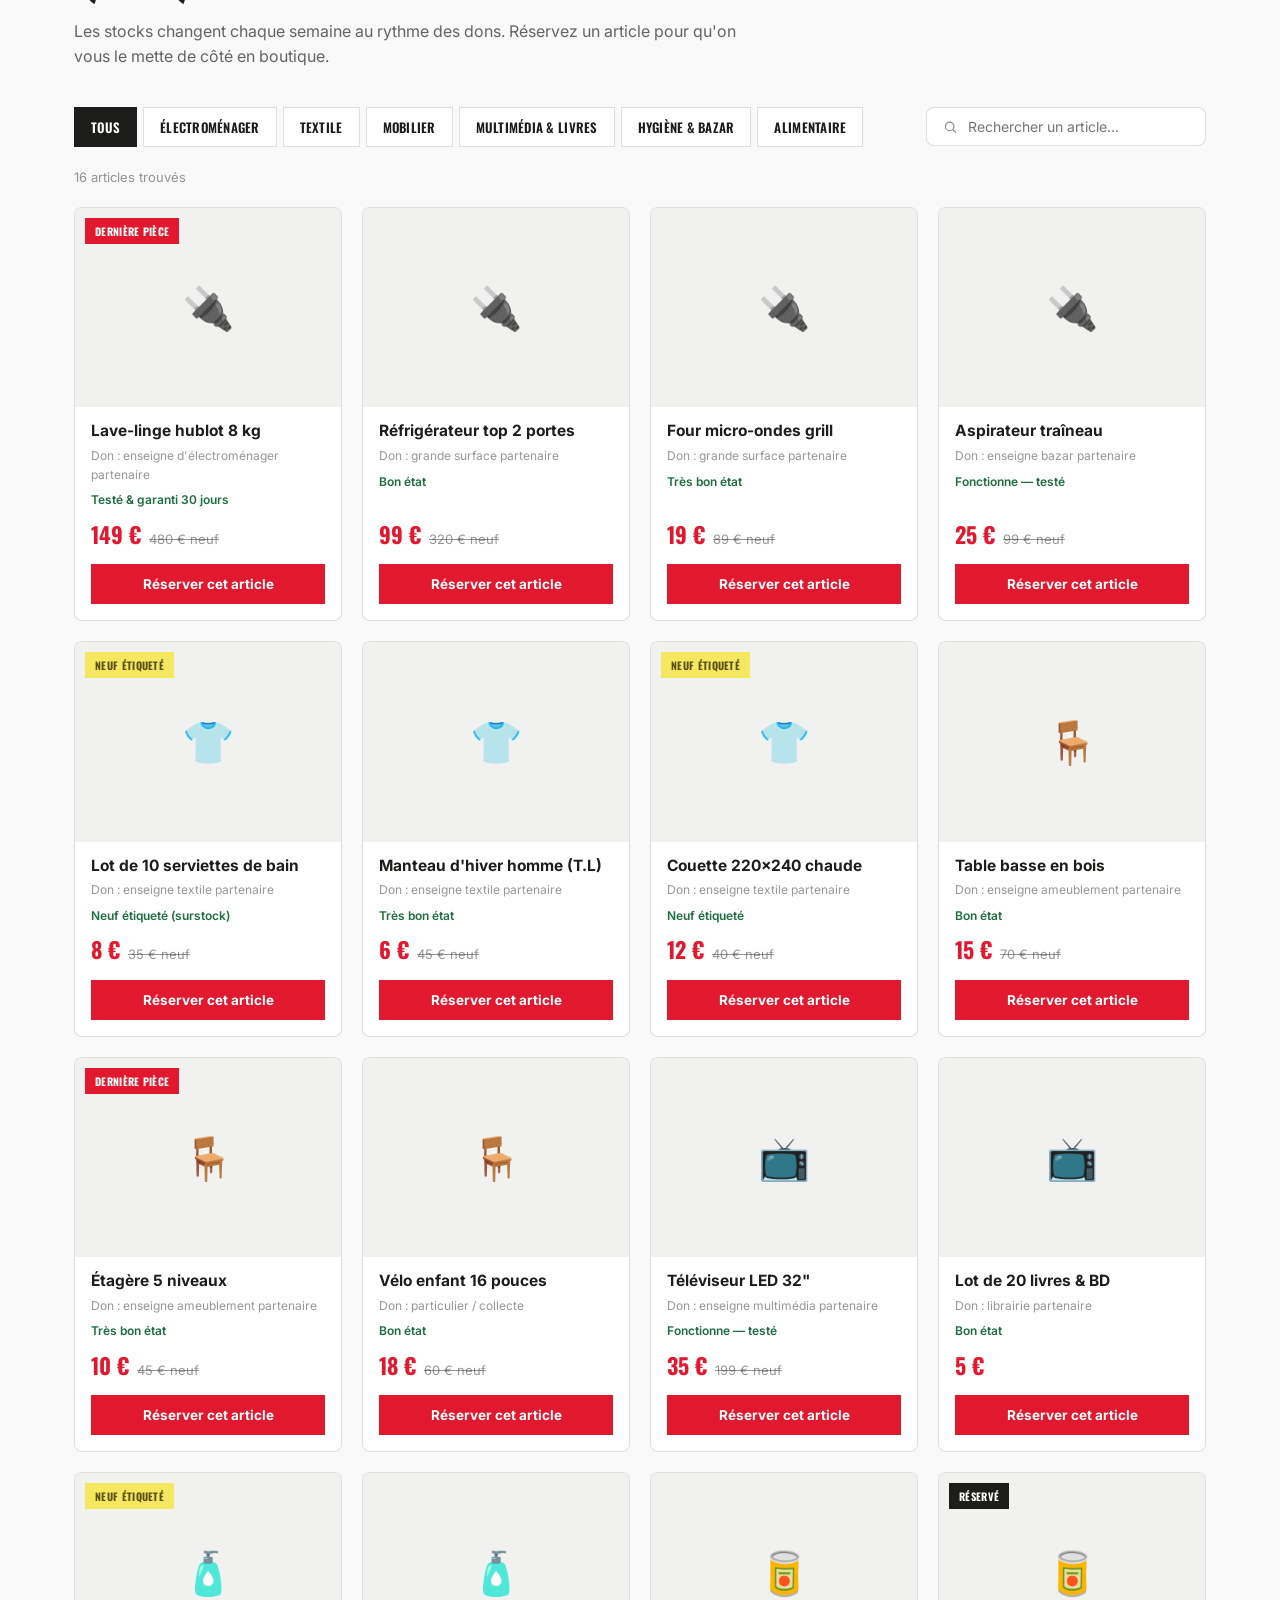
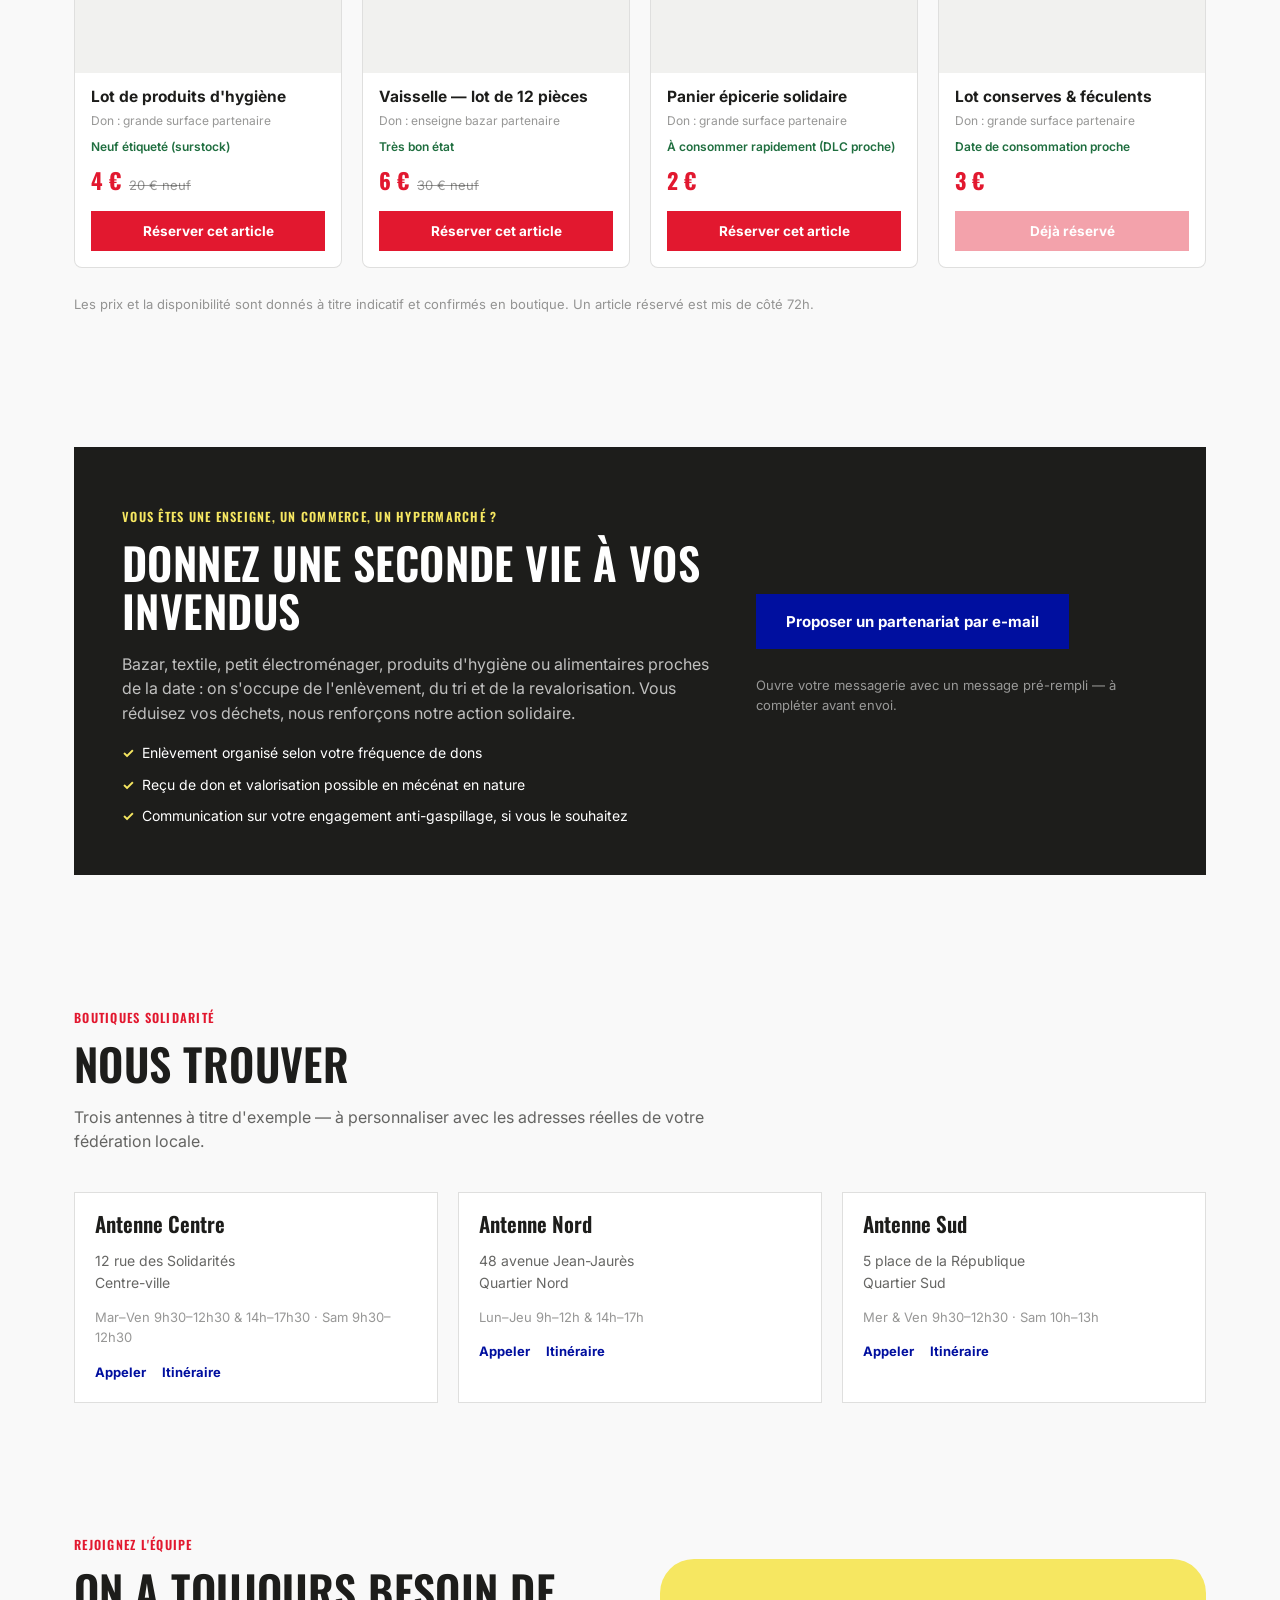
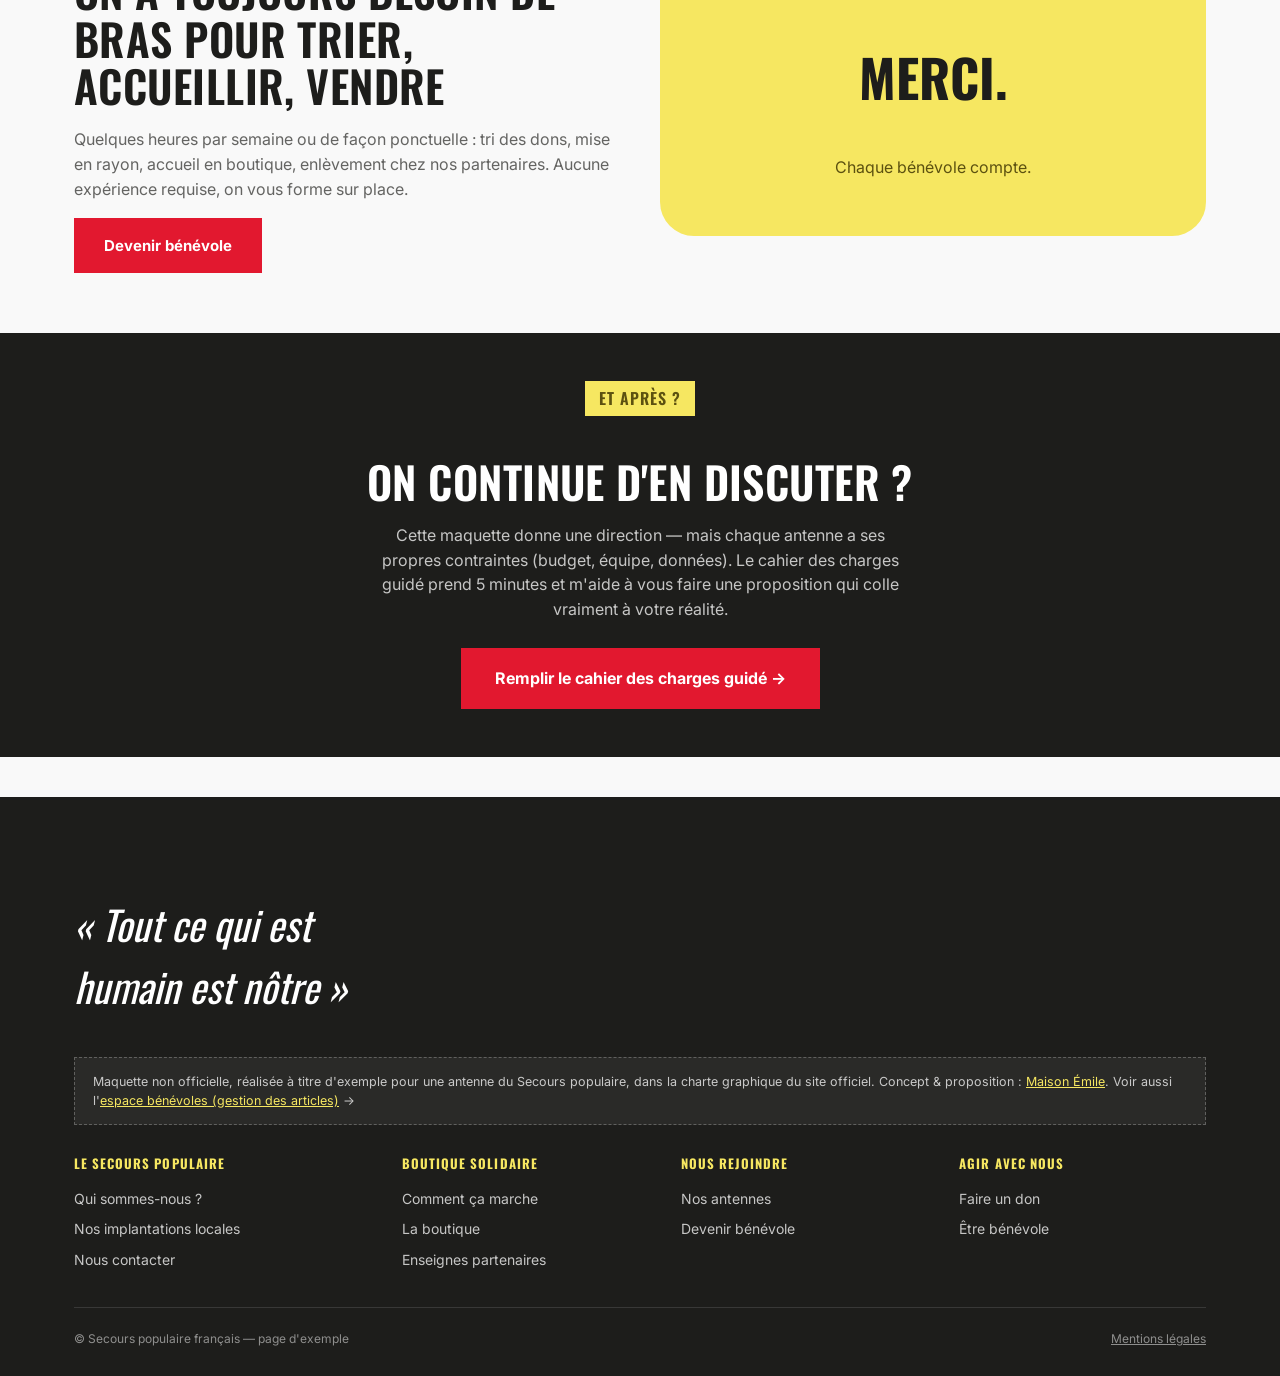
<file: demos/secours-populaire/index.html>
<!DOCTYPE html>
<html lang="fr">
<head>
<meta charset="UTF-8" />
<meta name="viewport" content="width=device-width, initial-scale=1.0" />
<title>Boutique solidaire — Secours populaire (démo Maison Émile)</title>
<meta name="robots" content="noindex, nofollow" />
<meta name="description" content="Maquette de démonstration réalisée par Maison Émile, dans la charte graphique du site officiel du Secours populaire : une page « Boutique solidaire » pour revendre à prix solidaires les invendus donnés par les enseignes. Document de travail, non officiel." />
<link rel="icon" href="https://images.secourspopulaire.fr/gravity:sm/rs:auto:32:32/app/uploads/2023/06/cropped-favicon-spf-512.png" />
<link rel="preconnect" href="https://fonts.googleapis.com">
<link rel="preconnect" href="https://fonts.gstatic.com" crossorigin>
<link href="https://fonts.googleapis.com/css2?family=Oswald:wght@400;500;600;700&family=Inter:wght@400;500;600;700;800&display=swap" rel="stylesheet">
<link rel="stylesheet" href="shared.css">
<style>
  /* utility bar */
  .utility-bar{background:#fff;border-bottom:1px solid var(--line);font-size:13.5px}
  .utility-bar .wrap{display:flex;justify-content:flex-end;align-items:center;gap:20px;padding:8px 24px}
  .utility-bar a{text-decoration:none;color:var(--ink);font-weight:500}
  .utility-bar a.don{background:var(--red);color:#fff;padding:6px 14px;font-weight:700}
  .utility-bar .search-ico{display:flex;align-items:center;color:var(--muted-light)}

  /* header */
  header{position:sticky;top:39px;z-index:60;background:#fff;border-bottom:1px solid var(--line)}
  @media (max-width:640px){
    .demo-ribbon{position:static}
    header{top:0}
  }
  .nav{display:flex;align-items:center;justify-content:space-between;padding:14px 0;gap:24px}
  .brand{display:flex;align-items:center;gap:12px;text-decoration:none;flex:none}
  .brand img{height:40px;width:auto}
  .brand .name{font-family:var(--font-head);font-weight:600;font-size:15px;line-height:1.15;color:var(--ink);text-transform:uppercase}
  .brand .name small{display:block;font-family:var(--font-body);font-weight:600;font-size:11px;letter-spacing:.04em;text-transform:none;color:var(--red)}
  nav.links{display:flex;gap:26px;font-size:14px;font-weight:600;font-family:var(--font-head);letter-spacing:.02em;text-transform:uppercase}
  nav.links a{text-decoration:none;color:var(--ink);transition:color .15s;padding-bottom:4px;border-bottom:2px solid transparent}
  nav.links a:hover{color:var(--red)}
  nav.links a.current{color:var(--red);border-bottom-color:var(--red)}
  .burger{display:none;background:none;border:0;cursor:pointer;padding:6px;flex:none}
  .burger span,.burger::before,.burger::after{content:'';display:block;width:24px;height:3px;background:var(--ink);margin:5px 0}
  @media (max-width:900px){
    nav.links{display:none}
    .burger{display:block}
  }
  .mobile-panel{position:fixed;inset:0;background:#fff;z-index:80;display:none;flex-direction:column;padding:24px}
  .mobile-panel.open{display:flex}
  .mobile-panel .close-x{align-self:flex-end;background:none;border:0;font-size:28px;cursor:pointer}
  .mobile-panel a{font-family:var(--font-head);font-size:26px;font-weight:600;text-transform:uppercase;text-decoration:none;color:var(--ink);padding:14px 0;border-bottom:1px solid var(--line)}

  /* breadcrumb */
  .breadcrumb{background:#fff;border-bottom:1px solid var(--line);font-size:13px;color:var(--muted-light)}
  .breadcrumb .wrap{padding:10px 24px}
  .breadcrumb a{color:var(--muted-light);text-decoration:none}
  .breadcrumb a:hover{color:var(--red)}
  .breadcrumb span.sep{margin:0 6px}
  .breadcrumb span.current{color:var(--ink);font-weight:600}

  /* hero */
  .hero{padding:56px 0}
  .hero .grid{display:grid;grid-template-columns:1.05fr .95fr;gap:48px;align-items:center}
  @media (max-width:900px){.hero .grid{grid-template-columns:1fr}}
  .hero h1{font-size:clamp(34px,5vw,54px);margin:.4em 0 .3em}
  .hero h1 span{color:var(--red)}
  .hero p.lead{font-size:18px;max-width:46ch}
  .hero .cta-row{display:flex;gap:14px;flex-wrap:wrap;margin-top:28px}
  .hero-visual{position:relative;background:var(--red);border-radius:var(--radius-lg);padding:32px;color:#fff;min-height:320px;display:flex;flex-direction:column;justify-content:space-between}
  .hero-visual .tag{font-family:var(--font-head);font-size:15px;font-weight:600;text-transform:uppercase;letter-spacing:.05em;color:var(--yellow)}
  .hero-visual .stats{display:grid;grid-template-columns:1fr 1fr;gap:20px;margin-top:22px}
  .hero-visual .stat b{display:block;font-family:var(--font-head);font-size:clamp(28px,3vw,38px);font-weight:700}
  .hero-visual .stat span{font-size:12.5px;opacity:.9}

  /* how it works */
  .steps{display:grid;grid-template-columns:repeat(4,1fr);gap:20px}
  @media (max-width:900px){.steps{grid-template-columns:1fr 1fr}}
  @media (max-width:560px){.steps{grid-template-columns:1fr}}
  .step{background:#fff;border:1px solid var(--line);border-top:4px solid var(--red);padding:24px}
  .step .num{font-family:var(--font-head);font-size:30px;color:var(--red);font-weight:700}
  .step h3{margin-top:10px;text-transform:none}
  .step p{font-size:14px;margin:0}

  /* shop */
  .shop-toolbar{display:flex;flex-wrap:wrap;gap:12px;align-items:center;justify-content:space-between;margin-bottom:26px}
  .tabs{display:flex;flex-wrap:wrap;gap:6px}
  .tab{font-family:var(--font-head);font-size:13px;font-weight:600;text-transform:uppercase;letter-spacing:.02em;padding:9px 16px;border-radius:0;border:1px solid var(--line);background:#fff;cursor:pointer;color:var(--ink)}
  .tab[aria-pressed="true"]{background:var(--ink);border-color:var(--ink);color:#fff}
  .search{display:flex;align-items:center;gap:8px;border:1px solid var(--line);border-radius:var(--radius-sm);padding:9px 16px;background:#fff;min-width:220px}
  .search input{border:0;outline:0;font-family:var(--font-body);font-size:14px;width:100%;background:transparent}
  .results-count{font-size:13px;color:var(--muted-light);margin:-6px 0 20px}
  .grid-shop{display:grid;grid-template-columns:repeat(4,1fr);gap:20px}
  @media (max-width:1040px){.grid-shop{grid-template-columns:repeat(3,1fr)}}
  @media (max-width:760px){.grid-shop{grid-template-columns:repeat(2,1fr)}}
  @media (max-width:480px){.grid-shop{grid-template-columns:1fr}}
  .card{background:#fff;border:1px solid var(--line);border-radius:var(--radius-sm);overflow:hidden;display:flex;flex-direction:column}
  .card .thumb{aspect-ratio:4/3;background:#f1f1ef;display:flex;align-items:center;justify-content:center;font-size:42px;position:relative}
  .card .badge{position:absolute;top:10px;left:10px;font-family:var(--font-head);font-size:10.5px;font-weight:700;text-transform:uppercase;letter-spacing:.03em;padding:4px 9px;background:#fff;border:1px solid var(--line)}
  .card .badge.last{background:var(--red);color:#fff;border-color:var(--red)}
  .card .badge.reserved{background:var(--ink);color:#fff;border-color:var(--ink)}
  .card .badge.isnew{background:var(--yellow);color:var(--yellow-ink);border-color:var(--yellow)}
  .card .body{padding:16px;display:flex;flex-direction:column;gap:7px;flex:1}
  .card h3{font-size:15.5px;margin:0;text-transform:none;font-family:var(--font-body);font-weight:700;letter-spacing:0}
  .card .origin{font-size:12px;color:var(--muted-light);margin:0}
  .card .condition{font-size:12px;font-weight:600;color:var(--ok);margin:0}
  .card .prices{display:flex;align-items:baseline;gap:8px;margin-top:auto}
  .card .prices .now{font-family:var(--font-head);font-weight:700;font-size:22px;color:var(--red)}
  .card .prices .was{font-size:13px;text-decoration:line-through;color:var(--muted-light)}
  .card .reserve-btn{margin-top:6px}

  /* enseignes CTA band */
  .band{background:var(--ink);color:#fff;padding:48px;display:grid;grid-template-columns:1.2fr .8fr;gap:32px;align-items:center}
  @media (max-width:800px){.band{grid-template-columns:1fr}}
  .band .eyebrow{color:var(--yellow)}
  .band h2{color:#fff}
  .band p{color:rgba(255,255,255,.72)}
  .band-benefits{list-style:none;margin:0;padding:0;display:flex;flex-direction:column;gap:10px;font-size:14px;color:#fff}
  .band-benefits li{display:flex;gap:8px}
  .band-benefits li::before{content:'✓';color:var(--yellow);font-weight:700}

  /* antennes */
  .antennes-grid{display:grid;grid-template-columns:repeat(3,1fr);gap:20px}
  @media (max-width:820px){.antennes-grid{grid-template-columns:1fr 1fr}}
  @media (max-width:560px){.antennes-grid{grid-template-columns:1fr}}
  .antenne{border:1px solid var(--line);padding:20px;background:#fff}
  .antenne h3{margin-bottom:4px;text-transform:none}
  .antenne .addr{font-size:14px;color:var(--muted)}
  .antenne .hours{font-size:13px;color:var(--muted-light);margin:8px 0 14px}
  .antenne .links{display:flex;gap:16px;font-size:13px;font-weight:700}
  .antenne .links a{text-decoration:none;color:var(--blue)}

  /* benevoles */
  .benevoles{display:grid;grid-template-columns:1fr 1fr;gap:40px;align-items:center}
  @media (max-width:820px){.benevoles{grid-template-columns:1fr}}
  .benevoles-visual{background:var(--yellow);border-radius:var(--radius-lg);padding:40px;text-align:center}
  .benevoles-visual .big{font-family:var(--font-head);font-size:clamp(34px,5vw,52px);color:var(--ink);font-weight:700;line-height:1;text-transform:uppercase}
  .benevoles-visual p{color:var(--yellow-ink)}

  /* footer */
  footer{background:var(--ink);color:rgba(255,255,255,.75);padding:56px 0 0;margin-top:40px}
  .foot-quote{font-family:var(--font-head);font-size:clamp(26px,4vw,40px);color:#fff;font-style:italic;text-transform:none;max-width:16ch;margin-bottom:40px}
  .foot-grid{display:grid;grid-template-columns:1.2fr 1fr 1fr 1fr;gap:32px;padding-bottom:36px;border-bottom:1px solid rgba(255,255,255,.12)}
  @media (max-width:820px){.foot-grid{grid-template-columns:1fr 1fr}}
  @media (max-width:520px){.foot-grid{grid-template-columns:1fr}}
  .foot-grid h4{font-family:var(--font-head);font-size:13px;text-transform:uppercase;letter-spacing:.08em;color:var(--yellow);margin:0 0 14px}
  .foot-grid ul{list-style:none;margin:0;padding:0;display:flex;flex-direction:column;gap:9px;font-size:14px}
  .foot-grid a{text-decoration:none;color:rgba(255,255,255,.75)}
  .foot-grid a:hover{color:#fff}
  .foot-bottom{padding:22px 0 28px;font-size:12px;color:rgba(255,255,255,.5);display:flex;justify-content:space-between;flex-wrap:wrap;gap:10px}
  .foot-bottom a{color:rgba(255,255,255,.5);text-decoration:underline}
  .foot-demo-note{background:rgba(255,255,255,.06);border:1px dashed rgba(255,255,255,.25);padding:14px 18px;font-size:12.5px;margin-bottom:28px}
  .foot-demo-note a{color:var(--yellow)}

  /* modal (page-specific additions on top of shared.css) */
  .modal{max-width:480px}
  .modal .item-recap{display:flex;gap:14px;align-items:center;background:var(--bg);border-radius:var(--radius-sm);padding:12px;margin:16px 0 20px}
  .modal .item-recap .thumb-sm{width:52px;height:52px;border-radius:var(--radius-sm);background:#fff;display:flex;align-items:center;justify-content:center;font-size:26px;flex:none}
  .modal .item-recap .price-sm{font-family:var(--font-head);color:var(--red);font-weight:700}
  .note-tight{margin-top:0}
  .band .note-light{color:rgba(255,255,255,.55)}
</style>
</head>
<body>

<script src="shared.js"></script>
<script>SPFDemo.chrome({ current: "index", ribbonContext: "dans la charte du site officiel du Secours populaire" });</script>

<div class="utility-bar">
  <div class="wrap">
    <span class="search-ico" aria-hidden="true">
      <svg width="16" height="16" viewBox="0 0 24 24" fill="none"><circle cx="11" cy="11" r="7" stroke="currentColor" stroke-width="2"/><path d="M21 21l-4-4" stroke="currentColor" stroke-width="2" stroke-linecap="round"/></svg>
    </span>
    <a href="https://www.secourspopulaire.fr/agir-avec-nous/etre-benevole/devenir-benevole/" target="_blank" rel="noopener">Je deviens bénévole</a>
    <a class="don" href="https://www.secourspopulaire.fr/don/" target="_blank" rel="noopener">Je fais un don</a>
  </div>
</div>

<header>
  <div class="wrap nav">
    <a class="brand" href="https://www.secourspopulaire.fr/" target="_blank" rel="noopener">
      <img src="https://images.secourspopulaire.fr/app/uploads/sites/3/2025/04/logo-desktop.svg" alt="Le logo du Secours populaire français : une main tendue avec des ailes rouges et bleues" onerror="SPFDemo.logoFallback(this)" />
      <span class="name">Secours populaire<small>Boutique solidaire</small></span>
    </a>
    <nav class="links" aria-label="Navigation principale">
      <a href="https://www.secourspopulaire.fr/qui-sommes-nous/" target="_blank" rel="noopener">Qui sommes-nous ?</a>
      <a href="https://www.secourspopulaire.fr/nos-actions/" target="_blank" rel="noopener">Nos actions</a>
      <a href="https://www.secourspopulaire.fr/agir-avec-nous/" target="_blank" rel="noopener">Agir avec nous</a>
      <a href="#accueil" class="current">Boutique solidaire</a>
      <a href="https://www.secourspopulaire.fr/secours-populaire/" target="_blank" rel="noopener">Nos implantations</a>
    </nav>
    <button class="burger" id="burgerBtn" aria-label="Ouvrir le menu" aria-expanded="false" aria-controls="mobilePanel"><span></span></button>
  </div>
</header>

<div class="breadcrumb">
  <div class="wrap">
    <a href="https://www.secourspopulaire.fr/" target="_blank" rel="noopener">Accueil</a>
    <span class="sep">／</span>
    <a href="https://www.secourspopulaire.fr/agir-avec-nous/" target="_blank" rel="noopener">Agir avec nous</a>
    <span class="sep">／</span>
    <span class="current">Boutique solidaire</span>
  </div>
</div>

<div class="mobile-panel" id="mobilePanel" role="dialog" aria-modal="true" aria-label="Menu">
  <button class="close-x" id="closeMobilePanel" aria-label="Fermer le menu">×</button>
  <a href="#comment-ca-marche">Comment ça marche</a>
  <a href="#boutique">La boutique</a>
  <a href="#enseignes">Enseignes</a>
  <a href="#antennes">Nous trouver</a>
  <a href="#benevoles">Bénévoles</a>
</div>

<main>

  <section class="hero" id="accueil">
    <div class="wrap grid">
      <div>
        <p class="chip">Nouveau · Anti-gaspillage</p>
        <h1>Des invendus qui <span>changent de vie</span></h1>
        <p class="lead">Les grandes surfaces et enseignes du quartier nous confient ce qu'elles ne peuvent plus vendre : bazar, électroménager, textile, produits d'hygiène, denrées proches de la date. Nos bénévoles trient, contrôlent et remettent ces objets en rayon à prix solidaires — pour que rien ne finisse à la benne.</p>
        <div class="cta-row">
          <a class="btn btn-primary" href="#boutique">Découvrir les articles disponibles</a>
          <a class="btn btn-ghost" href="#enseignes">Je représente une enseigne</a>
        </div>
      </div>
      <div class="hero-visual">
        <div>
          <p class="tag">— à l'antenne cette semaine</p>
        </div>
        <div class="stats">
          <div class="stat"><b>1,4&nbsp;t</b><span>d'objets sauvés du gaspillage ce mois-ci</span></div>
          <div class="stat"><b>86</b><span>familles accueillies en boutique</span></div>
          <div class="stat"><b>12</b><span>enseignes donatrices partenaires</span></div>
          <div class="stat"><b>−80%</b><span>par rapport au prix neuf, en moyenne</span></div>
        </div>
      </div>
    </div>
  </section>

  <section id="comment-ca-marche">
    <div class="wrap">
      <div class="section-head">
        <p class="eyebrow">Le principe</p>
        <h2>Du rayon de l'enseigne au rayon solidaire</h2>
        <p>Un circuit court, pensé pour éviter le gaspillage et financer nos actions de terrain.</p>
      </div>
      <div class="steps">
        <div class="step">
          <span class="num">01</span>
          <h3>L'enseigne nous confie ses invendus</h3>
          <p>Surstocks, fins de série, emballages abîmés, produits proches de la date : plutôt que la benne, direction nos locaux.</p>
        </div>
        <div class="step">
          <span class="num">02</span>
          <h3>Nos bénévoles trient et contrôlent</h3>
          <p>Chaque objet est vérifié, nettoyé si besoin, et testé pour l'électroménager et le multimédia avant mise en rayon.</p>
        </div>
        <div class="step">
          <span class="num">03</span>
          <h3>Mise en vente à prix solidaire</h3>
          <p>Les articles sont proposés en boutique à un prix symbolique, accessible à tous, en priorité aux familles accompagnées.</p>
        </div>
        <div class="step">
          <span class="num">04</span>
          <h3>Les recettes financent nos actions</h3>
          <p>Aide alimentaire, vacances pour les enfants, accès aux droits : chaque vente soutient directement nos actions locales.</p>
        </div>
      </div>
    </div>
  </section>

  <section id="boutique">
    <div class="wrap">
      <div class="section-head">
        <p class="eyebrow">En ce moment en boutique</p>
        <h2>Quelques articles disponibles</h2>
        <p>Les stocks changent chaque semaine au rythme des dons. Réservez un article pour qu'on vous le mette de côté en boutique.</p>
      </div>

      <div class="shop-toolbar">
        <div class="tabs" id="tabs" role="tablist" aria-label="Filtrer par catégorie"></div>
        <div class="search">
          <svg width="16" height="16" viewBox="0 0 24 24" fill="none" aria-hidden="true"><circle cx="11" cy="11" r="7" stroke="#8a8a87" stroke-width="2"/><path d="M21 21l-4-4" stroke="#8a8a87" stroke-width="2" stroke-linecap="round"/></svg>
          <label class="visually-hidden" for="searchInput">Rechercher un article</label>
          <input id="searchInput" type="search" placeholder="Rechercher un article…" />
        </div>
      </div>

      <p class="results-count" id="resultsCount" aria-live="polite"></p>
      <div class="grid-shop" id="shopGrid"></div>
      <p class="note">Les prix et la disponibilité sont donnés à titre indicatif et confirmés en boutique. Un article réservé est mis de côté 72h.</p>
    </div>
  </section>

  <section id="enseignes">
    <div class="wrap">
      <div class="band">
        <div>
          <p class="eyebrow">Vous êtes une enseigne, un commerce, un hypermarché ?</p>
          <h2>Donnez une seconde vie à vos invendus</h2>
          <p>Bazar, textile, petit électroménager, produits d'hygiène ou alimentaires proches de la date : on s'occupe de l'enlèvement, du tri et de la revalorisation. Vous réduisez vos déchets, nous renforçons notre action solidaire.</p>
          <ul class="band-benefits">
            <li>Enlèvement organisé selon votre fréquence de dons</li>
            <li>Reçu de don et valorisation possible en mécénat en nature</li>
            <li>Communication sur votre engagement anti-gaspillage, si vous le souhaitez</li>
          </ul>
        </div>
        <div>
          <a class="btn btn-secondary" id="partnerMailBtn" href="#">Proposer un partenariat par e-mail</a>
          <p class="note note-light">Ouvre votre messagerie avec un message pré-rempli — à compléter avant envoi.</p>
        </div>
      </div>
    </div>
  </section>

  <section id="antennes">
    <div class="wrap">
      <div class="section-head">
        <p class="eyebrow">Boutiques solidarité</p>
        <h2>Nous trouver</h2>
        <p>Trois antennes à titre d'exemple — à personnaliser avec les adresses réelles de votre fédération locale.</p>
      </div>
      <div class="antennes-grid">
        <div class="antenne">
          <h3>Antenne Centre</h3>
          <p class="addr">12 rue des Solidarités<br>Centre-ville</p>
          <p class="hours">Mar–Ven 9h30–12h30 &amp; 14h–17h30 · Sam 9h30–12h30</p>
          <div class="links"><a href="tel:+33000000000">Appeler</a><a href="#" class="itin">Itinéraire</a></div>
        </div>
        <div class="antenne">
          <h3>Antenne Nord</h3>
          <p class="addr">48 avenue Jean-Jaurès<br>Quartier Nord</p>
          <p class="hours">Lun–Jeu 9h–12h &amp; 14h–17h</p>
          <div class="links"><a href="tel:+33000000000">Appeler</a><a href="#" class="itin">Itinéraire</a></div>
        </div>
        <div class="antenne">
          <h3>Antenne Sud</h3>
          <p class="addr">5 place de la République<br>Quartier Sud</p>
          <p class="hours">Mer &amp; Ven 9h30–12h30 · Sam 10h–13h</p>
          <div class="links"><a href="tel:+33000000000">Appeler</a><a href="#" class="itin">Itinéraire</a></div>
        </div>
      </div>
    </div>
  </section>

  <section id="benevoles">
    <div class="wrap benevoles">
      <div>
        <p class="eyebrow">Rejoignez l'équipe</p>
        <h2>On a toujours besoin de bras pour trier, accueillir, vendre</h2>
        <p>Quelques heures par semaine ou de façon ponctuelle : tri des dons, mise en rayon, accueil en boutique, enlèvement chez nos partenaires. Aucune expérience requise, on vous forme sur place.</p>
        <a class="btn btn-primary" id="volunteerMailBtn" href="#">Devenir bénévole</a>
      </div>
      <div class="benevoles-visual">
        <p class="big">Merci.</p>
        <p>Chaque bénévole compte.</p>
      </div>
    </div>
  </section>

</main>

<script>SPFDemo.cahierCta();</script>

<footer>
  <div class="wrap">
    <p class="foot-quote">« Tout ce qui est humain est nôtre »</p>

    <div class="foot-demo-note">
      Maquette non officielle, réalisée à titre d'exemple pour une antenne du Secours populaire, dans la charte graphique du site officiel.
      Concept &amp; proposition : <a href="mailto:emiletaraud942@gmail.com">Maison Émile</a>.
      Voir aussi l'<a href="admin.html">espace bénévoles (gestion des articles)</a> →
    </div>

    <div class="foot-grid">
      <div>
        <h4>Le Secours populaire</h4>
        <ul>
          <li><a href="https://www.secourspopulaire.fr/qui-sommes-nous/" target="_blank" rel="noopener">Qui sommes-nous ?</a></li>
          <li><a href="https://www.secourspopulaire.fr/secours-populaire/" target="_blank" rel="noopener">Nos implantations locales</a></li>
          <li><a href="https://www.secourspopulaire.fr/nous-contacter/" target="_blank" rel="noopener">Nous contacter</a></li>
        </ul>
      </div>
      <div>
        <h4>Boutique solidaire</h4>
        <ul>
          <li><a href="#comment-ca-marche">Comment ça marche</a></li>
          <li><a href="#boutique">La boutique</a></li>
          <li><a href="#enseignes">Enseignes partenaires</a></li>
        </ul>
      </div>
      <div>
        <h4>Nous rejoindre</h4>
        <ul>
          <li><a href="#antennes">Nos antennes</a></li>
          <li><a href="#benevoles">Devenir bénévole</a></li>
        </ul>
      </div>
      <div>
        <h4>Agir avec nous</h4>
        <ul>
          <li><a href="https://www.secourspopulaire.fr/don/" target="_blank" rel="noopener">Faire un don</a></li>
          <li><a href="https://www.secourspopulaire.fr/agir-avec-nous/etre-benevole/devenir-benevole/" target="_blank" rel="noopener">Être bénévole</a></li>
        </ul>
      </div>
    </div>

    <div class="foot-bottom">
      <span>© Secours populaire français — page d'exemple</span>
      <span><a href="https://www.secourspopulaire.fr/mentions-legales/" target="_blank" rel="noopener">Mentions légales</a></span>
    </div>
  </div>
</footer>

<script>SPFDemo.fab({
  title: "Et votre vraie boutique en ligne ?",
  body: "On peut intégrer exactement ça à votre site, avec vos vrais articles et vos vraies adresses."
});</script>

<div class="modal-backdrop" id="modalBackdrop">
  <div class="modal" role="dialog" aria-modal="true" aria-labelledby="modalTitle">
    <button class="close-x" id="modalClose" aria-label="Fermer">×</button>
    <h3 id="modalTitle">Réserver cet article</h3>
    <div class="item-recap" id="itemRecap"></div>
    <div class="field">
      <label for="antenneSelect">Boutique où retirer l'article</label>
      <select id="antenneSelect">
        <option>Antenne Centre — 12 rue des Solidarités</option>
        <option>Antenne Nord — 48 avenue Jean-Jaurès</option>
        <option>Antenne Sud — 5 place de la République</option>
      </select>
    </div>
    <div class="field">
      <label for="reserveName">Votre nom</label>
      <input id="reserveName" type="text" autocomplete="name" />
    </div>
    <div class="field">
      <label for="reservePhone">Téléphone</label>
      <input id="reservePhone" type="tel" autocomplete="tel" />
    </div>
    <p class="note note-tight">Ces boutons ouvrent votre messagerie ou votre téléphone avec un message pré-rempli — la demande n'est confirmée qu'une fois reçue par l'antenne.</p>
    <div class="modal-actions">
      <a class="btn btn-primary btn-sm" id="modalMailBtn" href="#">Envoyer par e-mail</a>
      <a class="btn btn-ghost btn-sm" id="modalCallBtn" href="tel:+33000000000">Appeler la boutique</a>
    </div>
  </div>
</div>

<script>
(() => {
  "use strict";

  const { ANTENNE_EMAIL } = SPFDemo;

  const CATEGORIES = [
    { key: "tous", label: "Tous" },
    { key: "electromenager", label: "Électroménager" },
    { key: "textile", label: "Textile" },
    { key: "mobilier", label: "Mobilier" },
    { key: "multimedia", label: "Multimédia & livres" },
    { key: "hygiene-bazar", label: "Hygiène & bazar" },
    { key: "alimentaire", label: "Alimentaire" }
  ];

  const ICONS = {
    electromenager: "🔌", textile: "👕", mobilier: "🪑",
    multimedia: "📺", "hygiene-bazar": "🧴", alimentaire: "🥫"
  };

  const ITEMS = [
    { id:1, name:"Lave-linge hublot 8 kg", category:"electromenager", price:149, was:480, condition:"Testé & garanti 30 jours", origin:"Don : enseigne d'électroménager partenaire", stock:"last" },
    { id:2, name:"Réfrigérateur top 2 portes", category:"electromenager", price:99, was:320, condition:"Bon état", origin:"Don : grande surface partenaire", stock:"ok" },
    { id:3, name:"Four micro-ondes grill", category:"electromenager", price:19, was:89, condition:"Très bon état", origin:"Don : grande surface partenaire", stock:"ok" },
    { id:4, name:"Aspirateur traîneau", category:"electromenager", price:25, was:99, condition:"Fonctionne — testé", origin:"Don : enseigne bazar partenaire", stock:"ok" },
    { id:5, name:"Lot de 10 serviettes de bain", category:"textile", price:8, was:35, condition:"Neuf étiqueté (surstock)", origin:"Don : enseigne textile partenaire", stock:"ok" },
    { id:6, name:"Manteau d'hiver homme (T.L)", category:"textile", price:6, was:45, condition:"Très bon état", origin:"Don : enseigne textile partenaire", stock:"ok" },
    { id:7, name:"Couette 220×240 chaude", category:"textile", price:12, was:40, condition:"Neuf étiqueté", origin:"Don : enseigne textile partenaire", stock:"ok" },
    { id:8, name:"Table basse en bois", category:"mobilier", price:15, was:70, condition:"Bon état", origin:"Don : enseigne ameublement partenaire", stock:"ok" },
    { id:9, name:"Étagère 5 niveaux", category:"mobilier", price:10, was:45, condition:"Très bon état", origin:"Don : enseigne ameublement partenaire", stock:"last" },
    { id:10, name:"Vélo enfant 16 pouces", category:"mobilier", price:18, was:60, condition:"Bon état", origin:"Don : particulier / collecte", stock:"ok" },
    { id:11, name:"Téléviseur LED 32\"", category:"multimedia", price:35, was:199, condition:"Fonctionne — testé", origin:"Don : enseigne multimédia partenaire", stock:"ok" },
    { id:12, name:"Lot de 20 livres & BD", category:"multimedia", price:5, was:null, condition:"Bon état", origin:"Don : librairie partenaire", stock:"ok" },
    { id:13, name:"Lot de produits d'hygiène", category:"hygiene-bazar", price:4, was:20, condition:"Neuf étiqueté (surstock)", origin:"Don : grande surface partenaire", stock:"ok" },
    { id:14, name:"Vaisselle — lot de 12 pièces", category:"hygiene-bazar", price:6, was:30, condition:"Très bon état", origin:"Don : enseigne bazar partenaire", stock:"ok" },
    { id:15, name:"Panier épicerie solidaire", category:"alimentaire", price:2, was:null, condition:"À consommer rapidement (DLC proche)", origin:"Don : grande surface partenaire", stock:"ok" },
    { id:16, name:"Lot conserves & féculents", category:"alimentaire", price:3, was:null, condition:"Date de consommation proche", origin:"Don : grande surface partenaire", stock:"reserved" }
  ];

  const state = { category: "tous", query: "" };
  let lastFocused = null;

  const euros = (n) => `${n.toLocaleString("fr-FR")} €`;

  function renderTabs(){
    const tabsEl = document.getElementById("tabs");
    tabsEl.innerHTML = "";
    CATEGORIES.forEach((cat) => {
      const b = document.createElement("button");
      b.className = "tab";
      b.type = "button";
      b.role = "tab";
      b.textContent = cat.label;
      b.setAttribute("aria-pressed", String(cat.key === state.category));
      b.addEventListener("click", () => {
        state.category = cat.key;
        renderTabs();
        renderGrid();
      });
      tabsEl.appendChild(b);
    });
  }

  function matchesQuery(item, query){
    if (!query) return true;
    const q = query.toLowerCase();
    return item.name.toLowerCase().includes(q) || item.condition.toLowerCase().includes(q);
  }

  function renderGrid(){
    const grid = document.getElementById("shopGrid");
    const list = ITEMS.filter((item) => {
      const catOk = state.category === "tous" || item.category === state.category;
      return catOk && matchesQuery(item, state.query);
    });

    document.getElementById("resultsCount").textContent =
      `${list.length} ${list.length > 1 ? "articles trouvés" : "article trouvé"}`;

    grid.innerHTML = "";
    if (list.length === 0) {
      const empty = document.createElement("p");
      empty.textContent = "Aucun article ne correspond à votre recherche pour le moment.";
      grid.appendChild(empty);
      return;
    }

    list.forEach((item) => {
      const card = document.createElement("article");
      card.className = "card";

      let badge = "";
      if (item.stock === "last") badge = '<span class="badge last">Dernière pièce</span>';
      else if (item.stock === "reserved") badge = '<span class="badge reserved">Réservé</span>';
      else if (item.condition.toLowerCase().includes("neuf")) badge = '<span class="badge isnew">Neuf étiqueté</span>';

      card.innerHTML = `
        <div class="thumb">${badge}${ICONS[item.category]}</div>
        <div class="body">
          <h3>${item.name}</h3>
          <p class="origin">${item.origin}</p>
          <p class="condition">${item.condition}</p>
          <div class="prices"><span class="now">${euros(item.price)}</span>${item.was ? `<span class="was">${euros(item.was)} neuf</span>` : ""}</div>
        </div>
      `;

      const btn = document.createElement("button");
      btn.className = "btn btn-primary btn-sm reserve-btn";
      btn.type = "button";
      if (item.stock === "reserved") {
        btn.textContent = "Déjà réservé";
        btn.disabled = true;
      } else {
        btn.textContent = "Réserver cet article";
        btn.addEventListener("click", () => openModal(item));
      }
      card.querySelector(".body").appendChild(btn);

      grid.appendChild(card);
    });
  }

  function openModal(item){
    lastFocused = document.activeElement;
    const backdrop = document.getElementById("modalBackdrop");
    document.getElementById("itemRecap").innerHTML = `
      <div class="thumb-sm" aria-hidden="true">${ICONS[item.category]}</div>
      <div><strong>${item.name}</strong><br><span class="price-sm">${euros(item.price)}</span></div>
    `;

    document.getElementById("modalTitle").textContent = `Réserver : ${item.name}`;
    backdrop.classList.add("open");
    document.getElementById("modalClose").focus();

    function updateLinks(){
      const antenne = document.getElementById("antenneSelect").value;
      const name = document.getElementById("reserveName").value || "[votre nom]";
      const phone = document.getElementById("reservePhone").value || "[votre téléphone]";
      const subject = encodeURIComponent(`Réservation boutique solidarité : ${item.name}`);
      const body = encodeURIComponent(
        `Bonjour,\n\nJe souhaite réserver l'article suivant : ${item.name} (${euros(item.price)}).\n` +
        `Boutique choisie : ${antenne}\n` +
        `Nom : ${name}\nTéléphone : ${phone}\n\nMerci de me confirmer la disponibilité.\n`
      );
      document.getElementById("modalMailBtn").href = `mailto:${ANTENNE_EMAIL}?subject=${subject}&body=${body}`;
    }
    updateLinks();
    document.getElementById("antenneSelect").oninput = updateLinks;
    document.getElementById("reserveName").oninput = updateLinks;
    document.getElementById("reservePhone").oninput = updateLinks;
  }

  function closeModal(){
    document.getElementById("modalBackdrop").classList.remove("open");
    lastFocused?.focus();
  }

  document.getElementById("modalClose").addEventListener("click", closeModal);
  document.getElementById("modalBackdrop").addEventListener("click", (e) => {
    if (e.target === e.currentTarget) closeModal();
  });
  document.addEventListener("keydown", (e) => {
    if (e.key === "Escape") closeModal();
  });

  document.getElementById("searchInput").addEventListener("input", (e) => {
    state.query = e.target.value;
    renderGrid();
  });

  // menu mobile
  const mobilePanel = document.getElementById("mobilePanel");
  const burgerBtn = document.getElementById("burgerBtn");
  burgerBtn.addEventListener("click", () => {
    mobilePanel.classList.add("open");
    burgerBtn.setAttribute("aria-expanded", "true");
  });
  document.getElementById("closeMobilePanel").addEventListener("click", () => {
    mobilePanel.classList.remove("open");
    burgerBtn.setAttribute("aria-expanded", "false");
  });
  mobilePanel.querySelectorAll("a").forEach((a) => {
    a.addEventListener("click", () => {
      mobilePanel.classList.remove("open");
      burgerBtn.setAttribute("aria-expanded", "false");
    });
  });

  // liens mailto partenariat / bénévolat
  document.getElementById("partnerMailBtn").href = `mailto:${ANTENNE_EMAIL}` +
    `?subject=${encodeURIComponent("Proposition de partenariat - dons d'invendus")}` +
    `&body=${encodeURIComponent("Bonjour,\n\nNotre enseigne [nom] souhaite proposer ses invendus (type de produits, fréquence estimée) à votre Boutique Solidarité.\n\nCordialement,\n[nom, enseigne, coordonnées]")}`;

  document.getElementById("volunteerMailBtn").href = `mailto:${ANTENNE_EMAIL}` +
    `?subject=${encodeURIComponent("Je souhaite devenir bénévole")}` +
    `&body=${encodeURIComponent("Bonjour,\n\nJe souhaite devenir bénévole à la Boutique Solidarité (tri, accueil, mise en rayon...).\nDisponibilités : [jours / créneaux]\n\nMerci de me recontacter.\n[nom, téléphone]")}`;

  renderTabs();
  renderGrid();
})();
</script>

</body>
</html>
</file>
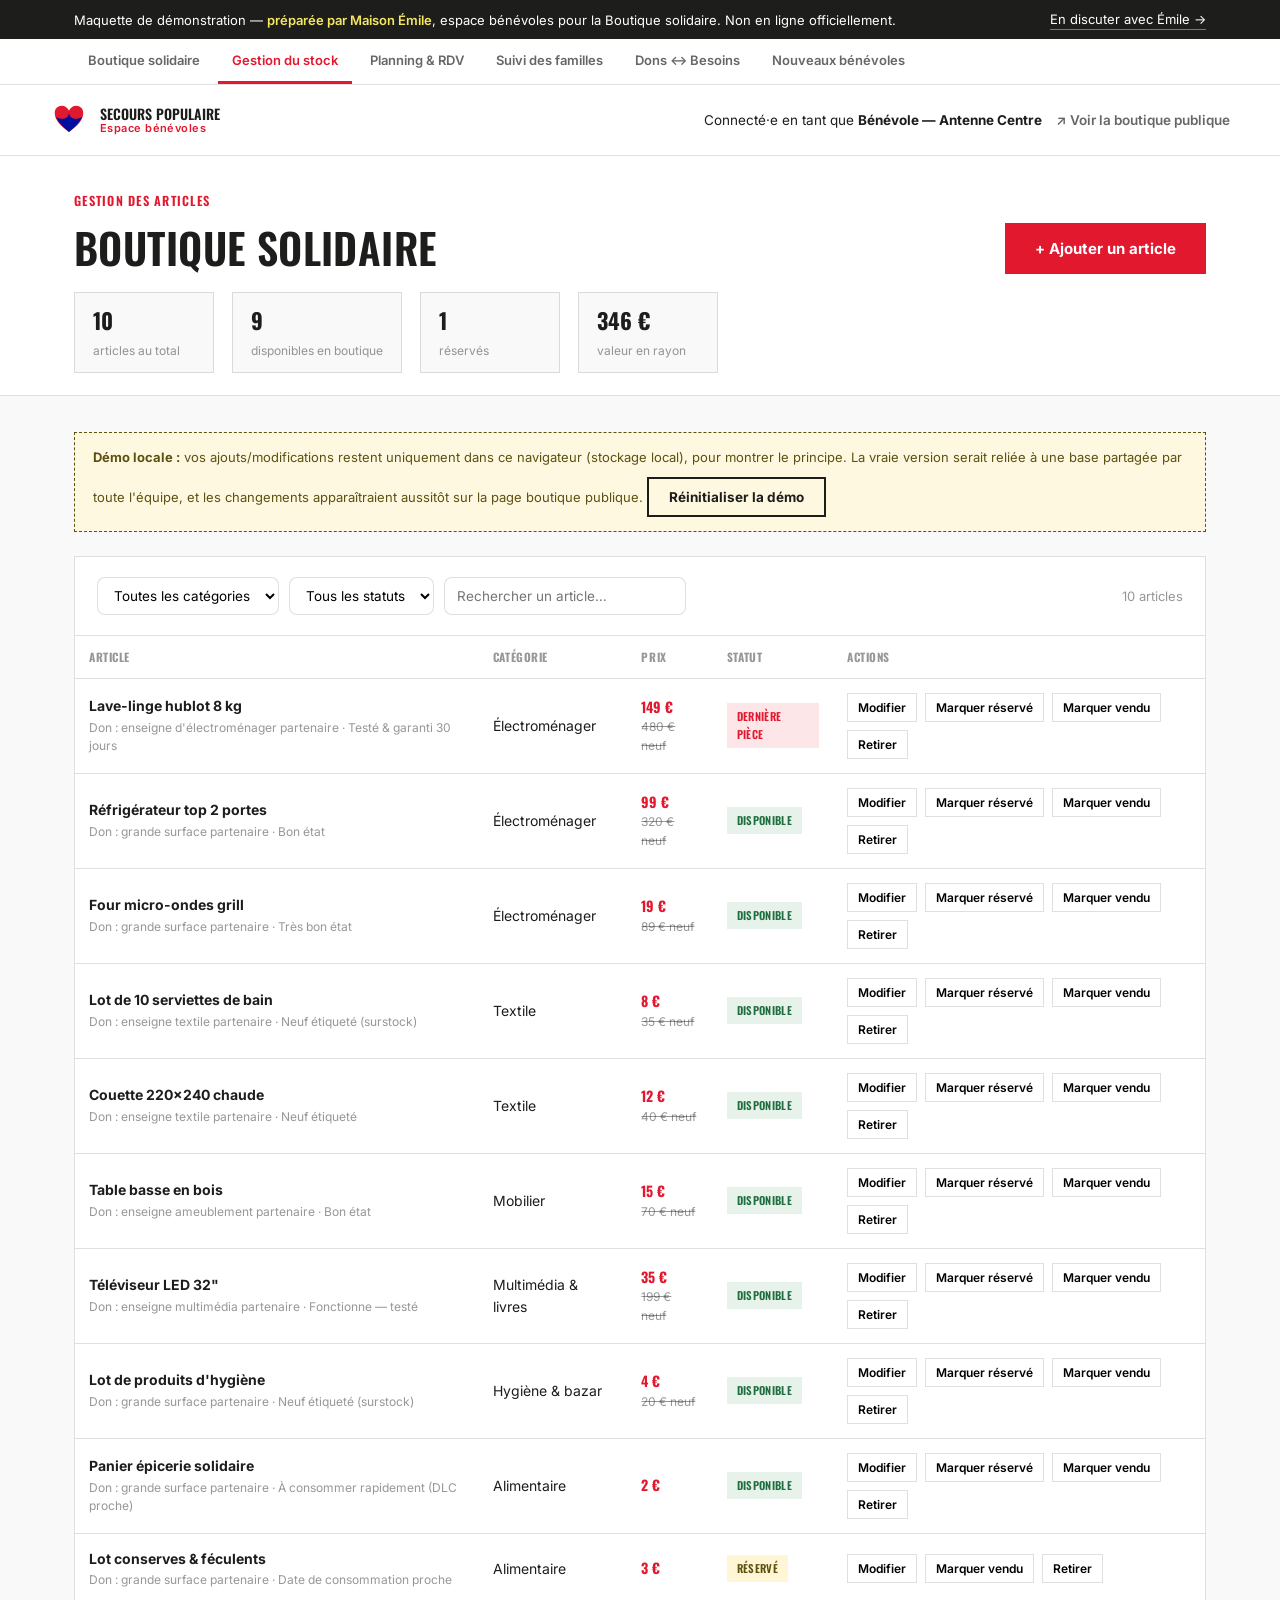
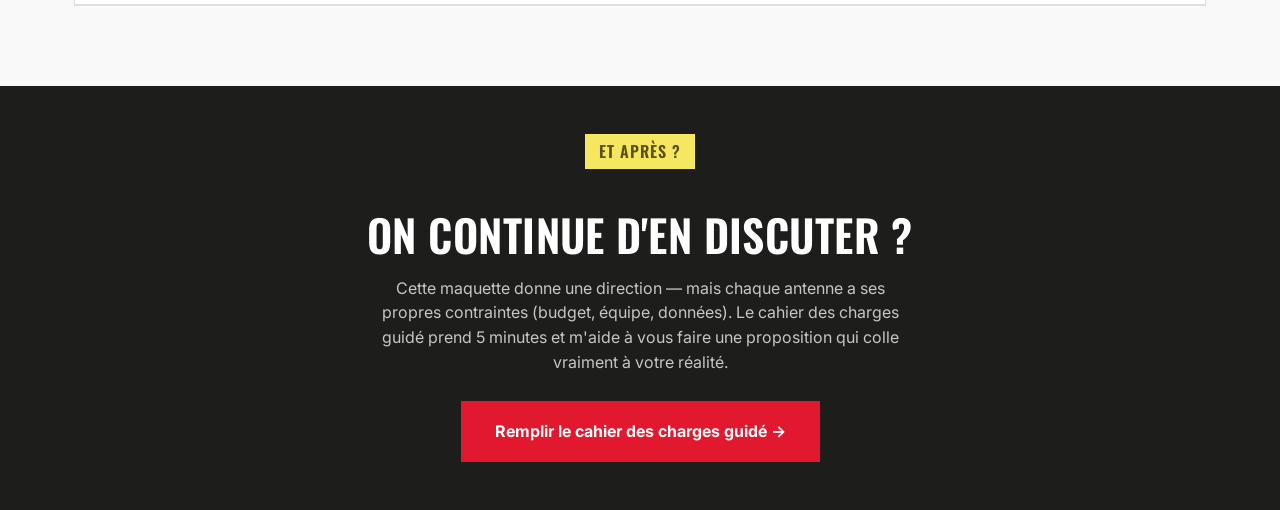
<file: demos/secours-populaire/admin.html>
<!DOCTYPE html>
<html lang="fr">
<head>
<meta charset="UTF-8" />
<meta name="viewport" content="width=device-width, initial-scale=1.0" />
<title>Gestion de la boutique — Espace bénévoles (démo Maison Émile)</title>
<meta name="robots" content="noindex, nofollow" />
<meta name="description" content="Maquette de démonstration réalisée par Maison Émile : un espace bénévoles pour gérer les articles de la Boutique solidaire (ajouter un don, marquer vendu ou réservé, retirer un article) sans passer par un développeur. Document de travail, non officiel." />
<link rel="icon" href="https://images.secourspopulaire.fr/gravity:sm/rs:auto:32:32/app/uploads/2023/06/cropped-favicon-spf-512.png" />
<link rel="preconnect" href="https://fonts.googleapis.com">
<link rel="preconnect" href="https://fonts.gstatic.com" crossorigin>
<link href="https://fonts.googleapis.com/css2?family=Oswald:wght@400;500;600;700&family=Inter:wght@400;500;600;700;800&display=swap" rel="stylesheet">
<link rel="stylesheet" href="shared.css">
<style>
  main{padding:36px 0 80px}
  .cell-name{font-weight:700}
  .cell-name .origin{display:block;font-weight:400;font-size:12px;color:var(--muted-light);margin-top:2px}
  .cell-price .now{font-family:var(--font-head);color:var(--red);font-weight:700}
  .cell-price .was{display:block;font-size:12px;text-decoration:line-through;color:var(--muted-light)}
</style>
</head>
<body>

<script src="shared.js"></script>
<script>SPFDemo.chrome({ current: "admin", ribbonContext: "espace bénévoles pour la Boutique solidaire" });</script>

<header>
  <div class="wrap nav">
    <a class="brand" href="index.html">
      <img src="https://images.secourspopulaire.fr/app/uploads/sites/3/2025/04/logo-desktop.svg" alt="Le logo du Secours populaire français : une main tendue avec des ailes rouges et bleues" onerror="SPFDemo.logoFallback(this)" />
      <span class="name">Secours populaire<small>Espace bénévoles</small></span>
    </a>
    <div class="nav-right">
      <span>Connecté·e en tant que <strong>Bénévole — Antenne Centre</strong></span>
      <a href="index.html">↗ Voir la boutique publique</a>
    </div>
  </div>
</header>

<div class="toolbar">
  <div class="wrap">
    <p class="eyebrow">Gestion des articles</p>
    <div class="row">
      <h1>Boutique solidaire</h1>
      <button class="btn btn-primary" id="addBtn">+ Ajouter un article</button>
    </div>
    <div class="stats-row" id="statsRow"></div>
  </div>
</div>

<main>
  <div class="wrap">

    <div class="demo-note">
      <b>Démo locale :</b> vos ajouts/modifications restent uniquement dans ce navigateur (stockage local), pour montrer le principe.
      La vraie version serait reliée à une base partagée par toute l'équipe, et les changements apparaîtraient aussitôt sur la page boutique publique.
      <button type="button" id="resetBtn" class="btn btn-ghost btn-sm">Réinitialiser la démo</button>
    </div>

    <div class="panel">
      <div class="panel-head">
        <div class="filters">
          <select id="filterCategory">
            <option value="tous">Toutes les catégories</option>
            <option value="electromenager">Électroménager</option>
            <option value="textile">Textile</option>
            <option value="mobilier">Mobilier</option>
            <option value="multimedia">Multimédia & livres</option>
            <option value="hygiene-bazar">Hygiène & bazar</option>
            <option value="alimentaire">Alimentaire</option>
          </select>
          <select id="filterStatus">
            <option value="tous">Tous les statuts</option>
            <option value="ok">Disponible</option>
            <option value="last">Dernière pièce</option>
            <option value="reserved">Réservé</option>
            <option value="sold">Vendu</option>
          </select>
          <input id="filterSearch" type="search" placeholder="Rechercher un article…" />
        </div>
        <span id="resultsCount" class="muted-sm"></span>
      </div>

      <table>
        <thead>
          <tr>
            <th>Article</th>
            <th>Catégorie</th>
            <th>Prix</th>
            <th>Statut</th>
            <th>Actions</th>
          </tr>
        </thead>
        <tbody id="tableBody"></tbody>
      </table>
      <div class="empty-state hidden" id="emptyState">Aucun article ne correspond à ces filtres.</div>
    </div>

  </div>
</main>

<script>SPFDemo.cahierCta();</script>

<div class="modal-backdrop" id="modalBackdrop">
  <div class="modal" role="dialog" aria-modal="true" aria-labelledby="modalTitle">
    <button class="close-x" id="modalClose" aria-label="Fermer">×</button>
    <h2 id="modalTitle">Ajouter un article</h2>
    <form id="itemForm">
      <input type="hidden" id="itemId" />
      <div class="field">
        <label for="fName">Nom de l'article</label>
        <input id="fName" type="text" required />
      </div>
      <div class="field-row">
        <div class="field">
          <label for="fCategory">Catégorie</label>
          <select id="fCategory">
            <option value="electromenager">Électroménager</option>
            <option value="textile">Textile</option>
            <option value="mobilier">Mobilier</option>
            <option value="multimedia">Multimédia & livres</option>
            <option value="hygiene-bazar">Hygiène & bazar</option>
            <option value="alimentaire">Alimentaire</option>
          </select>
        </div>
        <div class="field">
          <label for="fStatus">Statut</label>
          <select id="fStatus">
            <option value="ok">Disponible</option>
            <option value="last">Dernière pièce</option>
            <option value="reserved">Réservé</option>
            <option value="sold">Vendu</option>
          </select>
        </div>
      </div>
      <div class="field-row">
        <div class="field">
          <label for="fPrice">Prix solidaire (€)</label>
          <input id="fPrice" type="number" min="0" step="1" required />
        </div>
        <div class="field">
          <label for="fWas">Prix neuf estimé (€, facultatif)</label>
          <input id="fWas" type="number" min="0" step="1" />
        </div>
      </div>
      <div class="field">
        <label for="fCondition">État</label>
        <input id="fCondition" type="text" placeholder="Ex. Bon état, Testé & garanti 30 jours…" required />
      </div>
      <div class="field">
        <label for="fOrigin">Origine du don</label>
        <input id="fOrigin" type="text" placeholder="Ex. Don : grande surface partenaire" required />
      </div>
      <div class="modal-actions">
        <button type="button" class="btn btn-ghost btn-sm" id="cancelBtn">Annuler</button>
        <button type="submit" class="btn btn-primary btn-sm">Enregistrer</button>
      </div>
    </form>
  </div>
</div>

<script>
(() => {
  "use strict";

  const STORAGE_KEY = "spf-boutique-demo-items";

  const CATEGORY_LABELS = {
    electromenager: "Électroménager", textile: "Textile", mobilier: "Mobilier",
    multimedia: "Multimédia & livres", "hygiene-bazar": "Hygiène & bazar", alimentaire: "Alimentaire"
  };

  const STATUS_LABELS = {
    ok: { label: "Disponible", cls: "status-ok" },
    last: { label: "Dernière pièce", cls: "status-last" },
    reserved: { label: "Réservé", cls: "status-reserved" },
    sold: { label: "Vendu", cls: "status-sold" }
  };

  const DEFAULT_ITEMS = [
    { id:1, name:"Lave-linge hublot 8 kg", category:"electromenager", price:149, was:480, condition:"Testé & garanti 30 jours", origin:"Don : enseigne d'électroménager partenaire", status:"last" },
    { id:2, name:"Réfrigérateur top 2 portes", category:"electromenager", price:99, was:320, condition:"Bon état", origin:"Don : grande surface partenaire", status:"ok" },
    { id:3, name:"Four micro-ondes grill", category:"electromenager", price:19, was:89, condition:"Très bon état", origin:"Don : grande surface partenaire", status:"ok" },
    { id:5, name:"Lot de 10 serviettes de bain", category:"textile", price:8, was:35, condition:"Neuf étiqueté (surstock)", origin:"Don : enseigne textile partenaire", status:"ok" },
    { id:7, name:"Couette 220×240 chaude", category:"textile", price:12, was:40, condition:"Neuf étiqueté", origin:"Don : enseigne textile partenaire", status:"ok" },
    { id:8, name:"Table basse en bois", category:"mobilier", price:15, was:70, condition:"Bon état", origin:"Don : enseigne ameublement partenaire", status:"ok" },
    { id:11, name:"Téléviseur LED 32\"", category:"multimedia", price:35, was:199, condition:"Fonctionne — testé", origin:"Don : enseigne multimédia partenaire", status:"ok" },
    { id:13, name:"Lot de produits d'hygiène", category:"hygiene-bazar", price:4, was:20, condition:"Neuf étiqueté (surstock)", origin:"Don : grande surface partenaire", status:"ok" },
    { id:15, name:"Panier épicerie solidaire", category:"alimentaire", price:2, was:null, condition:"À consommer rapidement (DLC proche)", origin:"Don : grande surface partenaire", status:"ok" },
    { id:16, name:"Lot conserves & féculents", category:"alimentaire", price:3, was:null, condition:"Date de consommation proche", origin:"Don : grande surface partenaire", status:"reserved" }
  ];

  let items = [];
  const filters = { category: "tous", status: "tous", query: "" };
  let editingId = null;
  let lastFocused = null;

  function loadItems(){
    try {
      const raw = localStorage.getItem(STORAGE_KEY);
      if (raw) return JSON.parse(raw);
    } catch (e) { /* stockage indisponible : on retombe sur les données d'exemple */ }
    return structuredClone(DEFAULT_ITEMS);
  }

  function saveItems(){
    try { localStorage.setItem(STORAGE_KEY, JSON.stringify(items)); } catch (e) { /* stockage indisponible */ }
  }

  const euros = (n) => `${(n || 0).toLocaleString("fr-FR")} €`;

  function renderStats(){
    const total = items.length;
    const available = items.filter((i) => i.status === "ok" || i.status === "last").length;
    const reserved = items.filter((i) => i.status === "reserved").length;
    const value = items
      .filter((i) => i.status !== "sold")
      .reduce((sum, i) => sum + (Number(i.price) || 0), 0);

    document.getElementById("statsRow").innerHTML = `
      <div class="stat-tile"><b>${total}</b><span>articles au total</span></div>
      <div class="stat-tile"><b>${available}</b><span>disponibles en boutique</span></div>
      <div class="stat-tile"><b>${reserved}</b><span>réservés</span></div>
      <div class="stat-tile"><b>${euros(value)}</b><span>valeur en rayon</span></div>
    `;
  }

  function matchesFilters(item){
    if (filters.category !== "tous" && item.category !== filters.category) return false;
    if (filters.status !== "tous" && item.status !== filters.status) return false;
    if (filters.query) {
      const q = filters.query.toLowerCase();
      if (!item.name.toLowerCase().includes(q) && !item.origin.toLowerCase().includes(q)) return false;
    }
    return true;
  }

  function renderTable(){
    const tbody = document.getElementById("tableBody");
    const list = items.filter(matchesFilters);
    tbody.innerHTML = "";

    document.getElementById("resultsCount").textContent =
      `${list.length} ${list.length > 1 ? "articles" : "article"}`;
    document.getElementById("emptyState").classList.toggle("hidden", list.length > 0);

    list.forEach((item) => {
      const status = STATUS_LABELS[item.status] || STATUS_LABELS.ok;
      const tr = document.createElement("tr");
      tr.innerHTML = `
        <td data-label="Article" class="cell-name">${SPFDemo.escapeHtml(item.name)}<span class="origin">${SPFDemo.escapeHtml(item.origin)} · ${SPFDemo.escapeHtml(item.condition)}</span></td>
        <td data-label="Catégorie">${CATEGORY_LABELS[item.category]}</td>
        <td data-label="Prix" class="cell-price"><span class="now">${euros(item.price)}</span>${item.was ? `<span class="was">${euros(item.was)} neuf</span>` : ""}</td>
        <td data-label="Statut"><span class="status-pill ${status.cls}">${status.label}</span></td>
        <td data-label="Actions"></td>
      `;

      const actions = document.createElement("div");
      actions.className = "row-actions";

      const editBtn = document.createElement("button");
      editBtn.type = "button";
      editBtn.textContent = "Modifier";
      editBtn.addEventListener("click", () => openModal(item));
      actions.appendChild(editBtn);

      if (item.status !== "reserved" && item.status !== "sold") {
        const reserveBtn = document.createElement("button");
        reserveBtn.type = "button";
        reserveBtn.textContent = "Marquer réservé";
        reserveBtn.addEventListener("click", () => setStatus(item.id, "reserved"));
        actions.appendChild(reserveBtn);
      }
      if (item.status !== "sold") {
        const soldBtn = document.createElement("button");
        soldBtn.type = "button";
        soldBtn.textContent = "Marquer vendu";
        soldBtn.addEventListener("click", () => setStatus(item.id, "sold"));
        actions.appendChild(soldBtn);
      }

      const delBtn = document.createElement("button");
      delBtn.type = "button";
      delBtn.className = "danger";
      delBtn.textContent = "Retirer";
      delBtn.addEventListener("click", () => deleteItem(item.id));
      actions.appendChild(delBtn);

      tr.querySelector("td:last-child").appendChild(actions);
      tbody.appendChild(tr);
    });
  }

  function renderAll(){
    renderStats();
    renderTable();
  }

  function setStatus(id, status){
    const item = items.find((i) => i.id === id);
    if (item) { item.status = status; saveItems(); renderAll(); }
  }

  function deleteItem(id){
    if (!window.confirm("Retirer définitivement cet article de la boutique ?")) return;
    items = items.filter((i) => i.id !== id);
    saveItems();
    renderAll();
  }

  function openModal(item){
    lastFocused = document.activeElement;
    editingId = item ? item.id : null;
    document.getElementById("modalTitle").textContent = item ? "Modifier l'article" : "Ajouter un article";
    document.getElementById("itemId").value = item ? item.id : "";
    document.getElementById("fName").value = item ? item.name : "";
    document.getElementById("fCategory").value = item ? item.category : "electromenager";
    document.getElementById("fStatus").value = item ? item.status : "ok";
    document.getElementById("fPrice").value = item ? item.price : "";
    document.getElementById("fWas").value = item?.was ? item.was : "";
    document.getElementById("fCondition").value = item ? item.condition : "";
    document.getElementById("fOrigin").value = item ? item.origin : "";
    document.getElementById("modalBackdrop").classList.add("open");
    document.getElementById("fName").focus();
  }

  function closeModal(){
    document.getElementById("modalBackdrop").classList.remove("open");
    document.getElementById("itemForm").reset();
    editingId = null;
    lastFocused?.focus();
  }

  document.getElementById("addBtn").addEventListener("click", () => openModal(null));
  document.getElementById("modalClose").addEventListener("click", closeModal);
  document.getElementById("cancelBtn").addEventListener("click", closeModal);
  document.getElementById("modalBackdrop").addEventListener("click", (e) => {
    if (e.target === e.currentTarget) closeModal();
  });
  document.addEventListener("keydown", (e) => {
    if (e.key === "Escape") closeModal();
  });

  document.getElementById("itemForm").addEventListener("submit", (e) => {
    e.preventDefault();
    const data = {
      name: document.getElementById("fName").value.trim(),
      category: document.getElementById("fCategory").value,
      status: document.getElementById("fStatus").value,
      price: Number(document.getElementById("fPrice").value) || 0,
      was: document.getElementById("fWas").value ? Number(document.getElementById("fWas").value) : null,
      condition: document.getElementById("fCondition").value.trim(),
      origin: document.getElementById("fOrigin").value.trim()
    };
    if (!data.name || !data.condition || !data.origin) return;

    if (editingId) {
      Object.assign(items.find((i) => i.id === editingId), data);
    } else {
      const nextId = items.reduce((max, i) => Math.max(max, i.id), 0) + 1;
      items.push({ id: nextId, ...data });
    }
    saveItems();
    renderAll();
    closeModal();
  });

  document.getElementById("filterCategory").addEventListener("change", (e) => {
    filters.category = e.target.value; renderTable();
  });
  document.getElementById("filterStatus").addEventListener("change", (e) => {
    filters.status = e.target.value; renderTable();
  });
  document.getElementById("filterSearch").addEventListener("input", (e) => {
    filters.query = e.target.value; renderTable();
  });

  document.getElementById("resetBtn").addEventListener("click", () => {
    if (!window.confirm("Réinitialiser la démo avec les articles d'exemple ?")) return;
    items = structuredClone(DEFAULT_ITEMS);
    saveItems();
    renderAll();
  });

  items = loadItems();
  renderAll();
})();
</script>

</body>
</html>
</file>
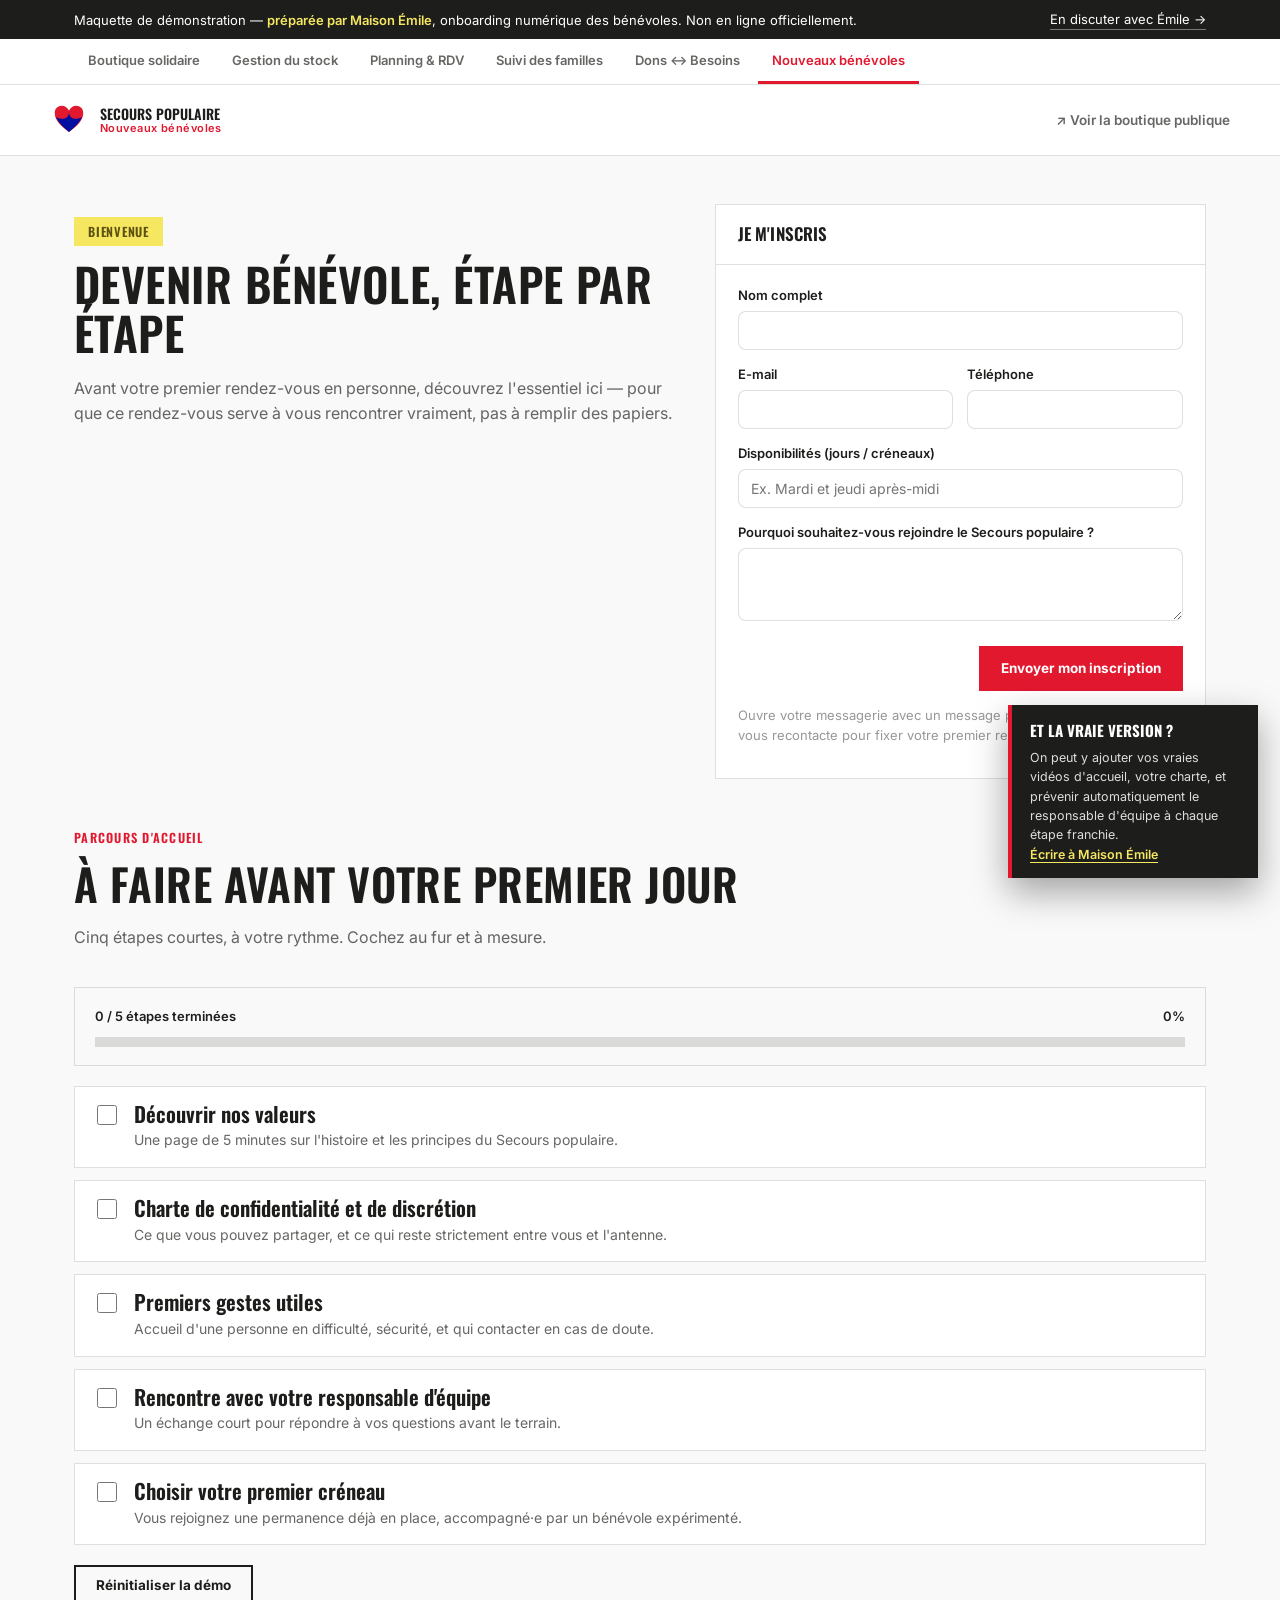
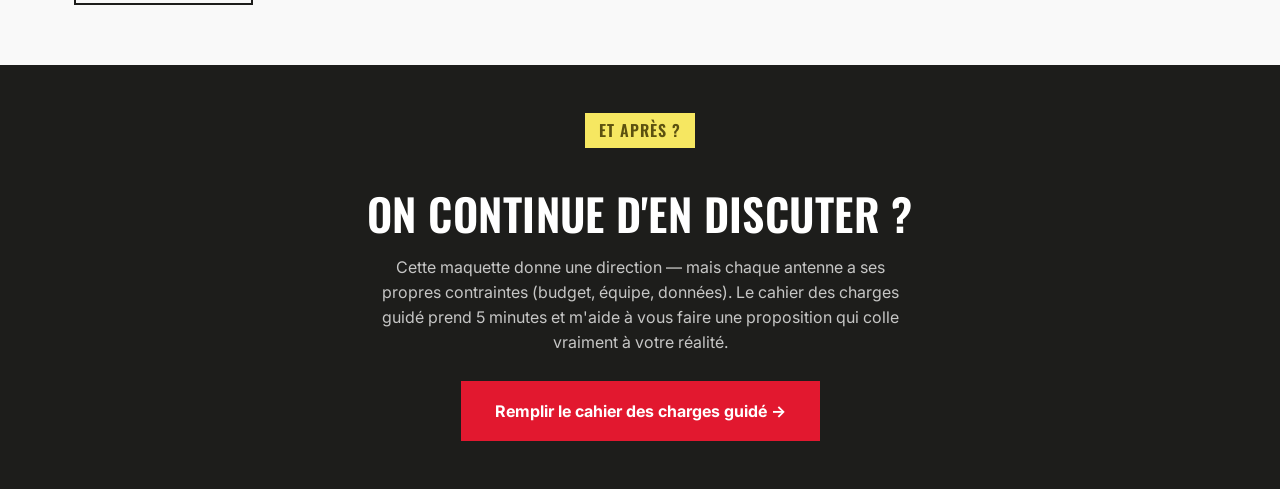
<file: demos/secours-populaire/benevoles-onboarding.html>
<!DOCTYPE html>
<html lang="fr">
<head>
<meta charset="UTF-8" />
<meta name="viewport" content="width=device-width, initial-scale=1.0" />
<title>Nouveaux bénévoles — Secours populaire (démo Maison Émile)</title>
<meta name="robots" content="noindex, nofollow" />
<meta name="description" content="Maquette de démonstration réalisée par Maison Émile : un formulaire d'inscription et un parcours d'accueil en ligne pour les nouveaux bénévoles, afin que le premier rendez-vous en personne serve à former vraiment plutôt qu'à remplir des cases. Document de travail, non officiel." />
<link rel="icon" href="https://images.secourspopulaire.fr/gravity:sm/rs:auto:32:32/app/uploads/2023/06/cropped-favicon-spf-512.png" />
<link rel="preconnect" href="https://fonts.googleapis.com">
<link rel="preconnect" href="https://fonts.gstatic.com" crossorigin>
<link href="https://fonts.googleapis.com/css2?family=Oswald:wght@400;500;600;700&family=Inter:wght@400;500;600;700;800&display=swap" rel="stylesheet">
<link rel="stylesheet" href="shared.css">
<style>
  .hero{padding:48px 0 36px}
  .hero .grid{display:grid;grid-template-columns:1.1fr .9fr;gap:40px;align-items:start}
  @media (max-width:900px){.hero .grid{grid-template-columns:1fr}}
  .hero h1{font-size:clamp(30px,4.6vw,46px)}
  .signup-form{padding:20px 22px}
  .signup-note{margin-top:14px}
  .section-tight-top{padding-top:0}

  .progress-wrap{background:var(--bg);border:1px solid var(--line);padding:18px 20px;margin-bottom:20px}
  .progress-head{display:flex;justify-content:space-between;font-size:13px;font-weight:600}
  .progress-bar{height:10px;background:var(--line);margin-top:10px;overflow:hidden}
  .progress-bar > div{height:100%;background:var(--red);transition:width .25s ease}
  .steps-list{display:flex;flex-direction:column;gap:12px}
  .step-item{display:flex;gap:14px;align-items:flex-start;background:#fff;border:1px solid var(--line);padding:16px 18px}
  .step-item.done{border-left:4px solid var(--ok)}
  .step-item input[type="checkbox"]{width:20px;height:20px;margin-top:2px;flex:none}
  .step-item h3{margin:0 0 4px;text-transform:none}
  .step-item p{margin:0;font-size:14px}
  .step-item.done h3{color:var(--ok)}

  .checklist-cta{margin-top:20px}
</style>
</head>
<body>

<script src="shared.js"></script>
<script>SPFDemo.chrome({ current: "benevoles-onboarding", ribbonContext: "onboarding numérique des bénévoles" });</script>

<header>
  <div class="wrap nav">
    <a class="brand" href="index.html">
      <img src="https://images.secourspopulaire.fr/app/uploads/sites/3/2025/04/logo-desktop.svg" alt="Le logo du Secours populaire français : une main tendue avec des ailes rouges et bleues" onerror="SPFDemo.logoFallback(this)" />
      <span class="name">Secours populaire<small>Nouveaux bénévoles</small></span>
    </a>
    <div class="nav-right"><a href="index.html">↗ Voir la boutique publique</a></div>
  </div>
</header>

<main>
  <section class="hero">
    <div class="wrap grid">
      <div>
        <p class="chip">Bienvenue</p>
        <h1>Devenir bénévole, étape par étape</h1>
        <p class="lead">Avant votre premier rendez-vous en personne, découvrez l'essentiel ici — pour que ce rendez-vous serve à vous rencontrer vraiment, pas à remplir des papiers.</p>
      </div>
      <div class="panel">
        <div class="panel-head">
          <h2>Je m'inscris</h2>
        </div>
        <form id="signupForm" class="signup-form">
          <div class="field">
            <label for="sName">Nom complet</label>
            <input id="sName" type="text" required />
          </div>
          <div class="field-row">
            <div class="field">
              <label for="sEmail">E-mail</label>
              <input id="sEmail" type="email" required />
            </div>
            <div class="field">
              <label for="sPhone">Téléphone</label>
              <input id="sPhone" type="tel" required />
            </div>
          </div>
          <div class="field">
            <label for="sDispo">Disponibilités (jours / créneaux)</label>
            <input id="sDispo" type="text" placeholder="Ex. Mardi et jeudi après-midi" required />
          </div>
          <div class="field">
            <label for="sMotivation">Pourquoi souhaitez-vous rejoindre le Secours populaire ?</label>
            <textarea id="sMotivation" rows="3" required></textarea>
          </div>
          <div class="modal-actions form-actions-left">
            <a class="btn btn-primary btn-sm" id="signupMailBtn" href="#">Envoyer mon inscription</a>
          </div>
          <p class="note signup-note">Ouvre votre messagerie avec un message pré-rempli — un bénévole vous recontacte pour fixer votre premier rendez-vous.</p>
        </form>
      </div>
    </div>
  </section>

  <section class="section-tight-top">
    <div class="wrap">
      <div class="section-head">
        <p class="eyebrow">Parcours d'accueil</p>
        <h2>À faire avant votre premier jour</h2>
        <p>Cinq étapes courtes, à votre rythme. Cochez au fur et à mesure.</p>
      </div>

      <div class="progress-wrap">
        <div class="progress-head">
          <span id="progressLabel">0 / 5 étapes terminées</span>
          <span id="progressPct">0%</span>
        </div>
        <div class="progress-bar"><div id="progressFill" style="width:0%"></div></div>
      </div>

      <div class="steps-list" id="stepsList"></div>

      <div class="checklist-cta">
        <button type="button" class="btn btn-ghost btn-sm" id="resetBtn">Réinitialiser la démo</button>
      </div>
    </div>
  </section>
</main>

<script>SPFDemo.cahierCta();</script>

<script>SPFDemo.fab({
  title: "Et la vraie version ?",
  body: "On peut y ajouter vos vraies vidéos d'accueil, votre charte, et prévenir automatiquement le responsable d'équipe à chaque étape franchie."
});</script>

<script>
(() => {
  "use strict";

  const { ANTENNE_EMAIL } = SPFDemo;
  const STORAGE_KEY = "spf-onboarding-demo-steps";

  const STEPS = [
    { id:"valeurs", title:"Découvrir nos valeurs", desc:"Une page de 5 minutes sur l'histoire et les principes du Secours populaire." },
    { id:"charte", title:"Charte de confidentialité et de discrétion", desc:"Ce que vous pouvez partager, et ce qui reste strictement entre vous et l'antenne." },
    { id:"gestes", title:"Premiers gestes utiles", desc:"Accueil d'une personne en difficulté, sécurité, et qui contacter en cas de doute." },
    { id:"rencontre", title:"Rencontre avec votre responsable d'équipe", desc:"Un échange court pour répondre à vos questions avant le terrain." },
    { id:"creneau", title:"Choisir votre premier créneau", desc:"Vous rejoignez une permanence déjà en place, accompagné·e par un bénévole expérimenté." }
  ];

  let done = {};

  function load(){
    try {
      const raw = localStorage.getItem(STORAGE_KEY);
      if (raw) return JSON.parse(raw);
    } catch (e) { /* stockage indisponible */ }
    return {};
  }
  function save(){ try { localStorage.setItem(STORAGE_KEY, JSON.stringify(done)); } catch (e) { /* stockage indisponible */ } }

  function renderSteps(){
    const el = document.getElementById("stepsList");
    el.innerHTML = "";
    STEPS.forEach((step) => {
      const isDone = Boolean(done[step.id]);
      const item = document.createElement("label");
      item.className = `step-item${isDone ? " done" : ""}`;
      item.innerHTML = `
        <input type="checkbox" ${isDone ? "checked" : ""} />
        <span><h3>${step.title}</h3><p>${step.desc}</p></span>
      `;
      item.querySelector("input").addEventListener("change", (e) => {
        done[step.id] = e.target.checked;
        save();
        renderSteps();
        renderProgress();
      });
      el.appendChild(item);
    });
  }

  function renderProgress(){
    const count = STEPS.filter((s) => done[s.id]).length;
    const pct = Math.round((count / STEPS.length) * 100);
    document.getElementById("progressLabel").textContent = `${count} / ${STEPS.length} étapes terminées`;
    document.getElementById("progressPct").textContent = `${pct}%`;
    document.getElementById("progressFill").style.width = `${pct}%`;
  }

  function updateSignupLink(){
    const name = document.getElementById("sName").value || "[votre nom]";
    const email = document.getElementById("sEmail").value || "[votre e-mail]";
    const phone = document.getElementById("sPhone").value || "[votre téléphone]";
    const dispo = document.getElementById("sDispo").value || "[vos disponibilités]";
    const motivation = document.getElementById("sMotivation").value || "[votre motivation]";
    const subject = encodeURIComponent(`Inscription bénévole : ${name}`);
    const body = encodeURIComponent(
      `Bonjour,\n\nJe souhaite devenir bénévole au Secours populaire.\n\n` +
      `Nom : ${name}\nE-mail : ${email}\nTéléphone : ${phone}\n` +
      `Disponibilités : ${dispo}\n\nMotivation :\n${motivation}\n`
    );
    document.getElementById("signupMailBtn").href = `mailto:${ANTENNE_EMAIL}?subject=${subject}&body=${body}`;
  }
  for (const id of ["sName", "sEmail", "sPhone", "sDispo", "sMotivation"]) {
    document.getElementById(id).addEventListener("input", updateSignupLink);
  }
  document.getElementById("signupForm").addEventListener("submit", (e) => e.preventDefault());

  document.getElementById("resetBtn").addEventListener("click", () => {
    if (!window.confirm("Réinitialiser votre progression de démo ?")) return;
    done = {};
    save();
    renderSteps();
    renderProgress();
  });

  done = load();
  renderSteps();
  renderProgress();
  updateSignupLink();
})();
</script>

</body>
</html>
</file>
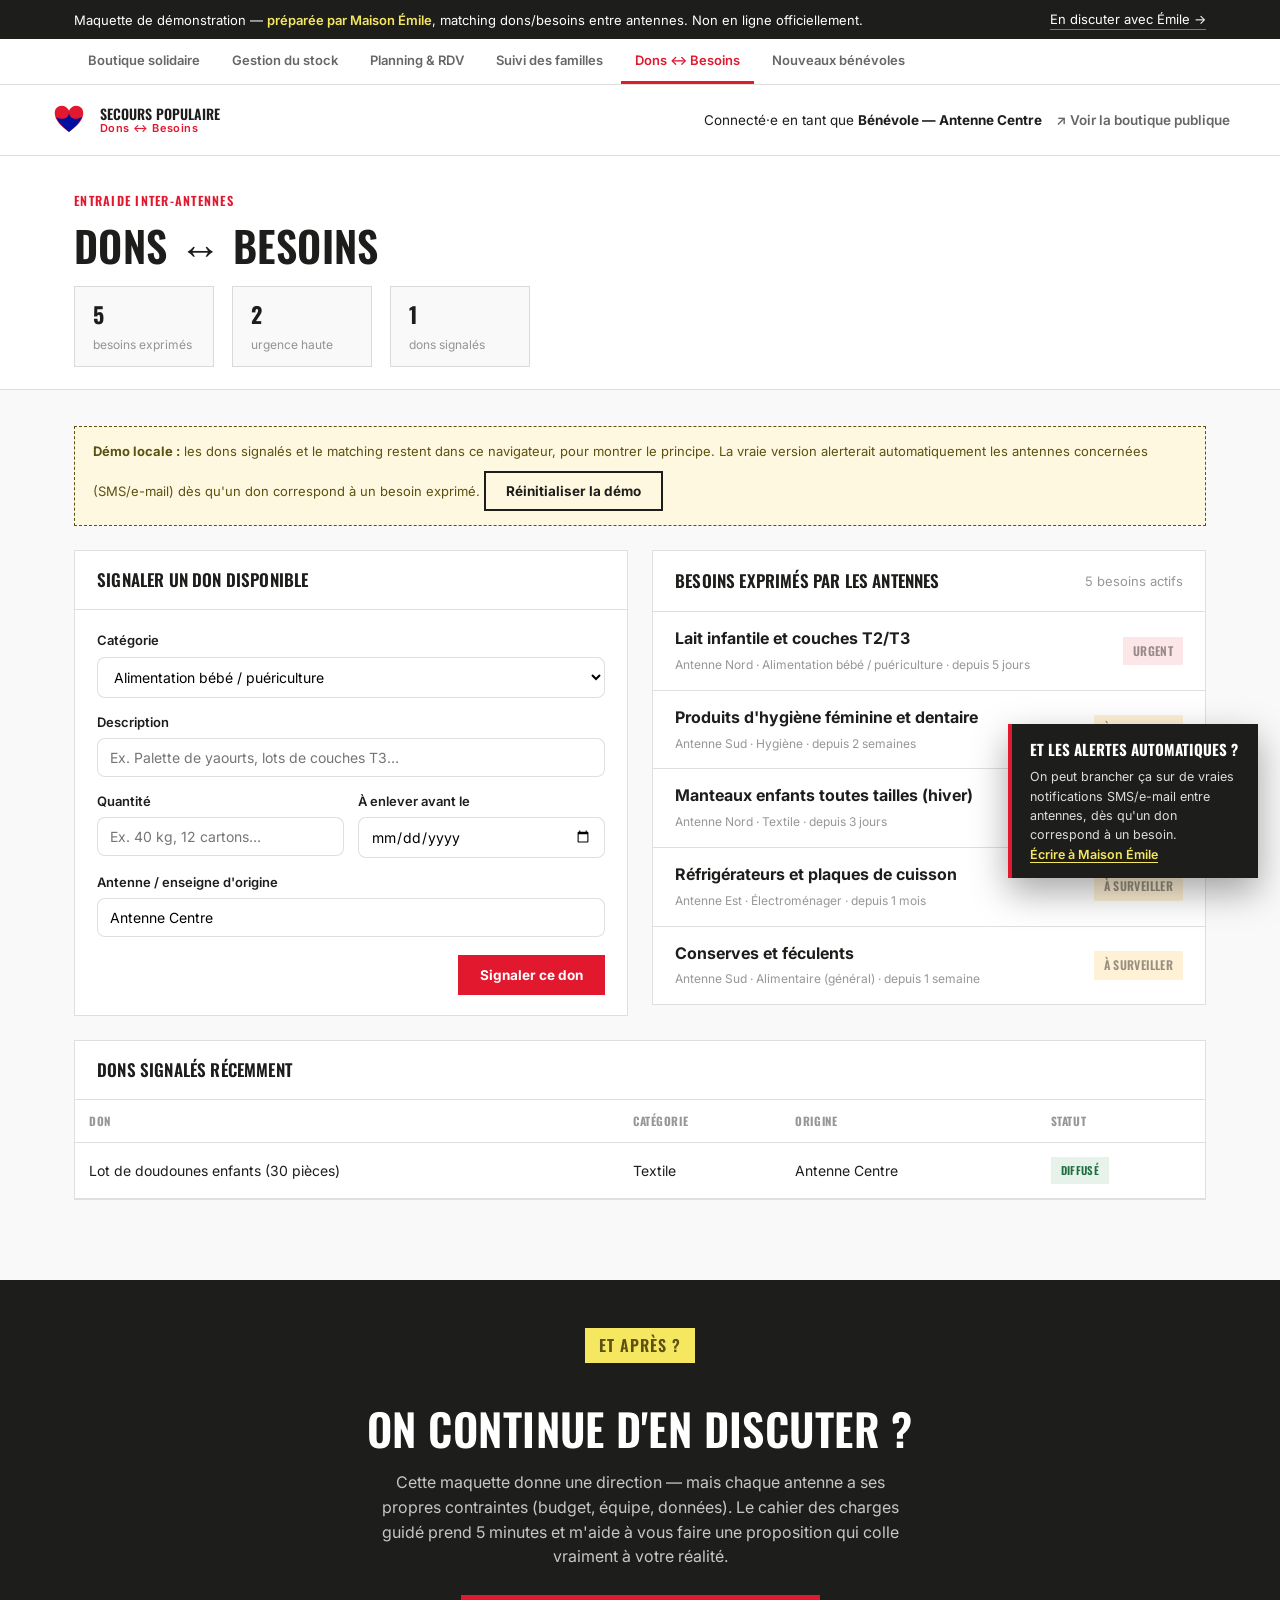
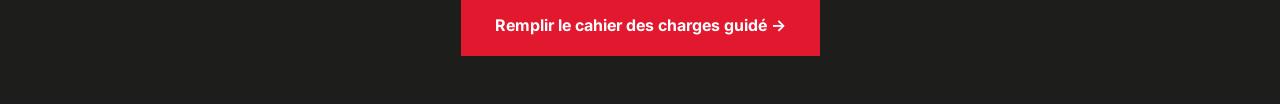
<file: demos/secours-populaire/dons-matching.html>
<!DOCTYPE html>
<html lang="fr">
<head>
<meta charset="UTF-8" />
<meta name="viewport" content="width=device-width, initial-scale=1.0" />
<title>Dons ↔ Besoins entre antennes — Secours populaire (démo Maison Émile)</title>
<meta name="robots" content="noindex, nofollow" />
<meta name="description" content="Maquette de démonstration réalisée par Maison Émile : signaler un don disponible et le faire correspondre automatiquement aux besoins exprimés par les antennes voisines, au lieu de coups de fil improvisés. Document de travail, non officiel." />
<link rel="icon" href="https://images.secourspopulaire.fr/gravity:sm/rs:auto:32:32/app/uploads/2023/06/cropped-favicon-spf-512.png" />
<link rel="preconnect" href="https://fonts.googleapis.com">
<link rel="preconnect" href="https://fonts.gstatic.com" crossorigin>
<link href="https://fonts.googleapis.com/css2?family=Oswald:wght@400;500;600;700&family=Inter:wght@400;500;600;700;800&display=swap" rel="stylesheet">
<link rel="stylesheet" href="shared.css">
<style>
  main{padding:36px 0 80px}
  .two-col{display:grid;grid-template-columns:1fr 1fr;gap:24px;align-items:start}
  @media (max-width:900px){.two-col{grid-template-columns:1fr}}
  .panel form{padding:20px 22px}
  .panel-spaced{margin-top:24px}
  .need-row{display:flex;justify-content:space-between;align-items:center;gap:12px;padding:14px 22px;border-bottom:1px solid var(--line)}
  .need-row:last-child{border-bottom:0}
  .need-row b{display:block}
  .need-row span{font-size:12px;color:var(--muted-light)}
  .match-result{background:#e7f3ea;border:1px solid var(--ok);padding:16px 18px;margin:18px 22px;display:none}
  .match-result.show{display:block}
  .match-result h3{color:var(--ok);margin-bottom:8px}
  .match-result ul{margin:0 0 14px;padding-left:18px;font-size:14px;color:var(--ink)}
</style>
</head>
<body>

<script src="shared.js"></script>
<script>SPFDemo.chrome({ current: "dons-matching", ribbonContext: "matching dons/besoins entre antennes" });</script>

<header>
  <div class="wrap nav">
    <a class="brand" href="index.html">
      <img src="https://images.secourspopulaire.fr/app/uploads/sites/3/2025/04/logo-desktop.svg" alt="Le logo du Secours populaire français : une main tendue avec des ailes rouges et bleues" onerror="SPFDemo.logoFallback(this)" />
      <span class="name">Secours populaire<small>Dons ↔ Besoins</small></span>
    </a>
    <div class="nav-right">
      <span>Connecté·e en tant que <strong>Bénévole — Antenne Centre</strong></span>
      <a href="index.html">↗ Voir la boutique publique</a>
    </div>
  </div>
</header>

<div class="toolbar">
  <div class="wrap">
    <p class="eyebrow">Entraide inter-antennes</p>
    <div class="row">
      <h1>Dons ↔ Besoins</h1>
    </div>
    <div class="stats-row" id="statsRow"></div>
  </div>
</div>

<main>
  <div class="wrap">

    <div class="demo-note">
      <b>Démo locale :</b> les dons signalés et le matching restent dans ce navigateur, pour montrer le principe.
      La vraie version alerterait automatiquement les antennes concernées (SMS/e-mail) dès qu'un don correspond à un besoin exprimé.
      <button type="button" id="resetBtn" class="btn btn-ghost btn-sm">Réinitialiser la démo</button>
    </div>

    <div class="two-col">
      <div class="panel">
        <div class="panel-head">
          <h2>Signaler un don disponible</h2>
        </div>
        <form id="donForm">
          <div class="field">
            <label for="dCategory">Catégorie</label>
            <select id="dCategory">
              <option value="alimentaire-bebe">Alimentation bébé / puériculture</option>
              <option value="hygiene">Hygiène</option>
              <option value="alimentaire-general">Alimentaire (général)</option>
              <option value="textile">Textile</option>
              <option value="electromenager">Électroménager</option>
              <option value="mobilier">Mobilier</option>
            </select>
          </div>
          <div class="field">
            <label for="dDescription">Description</label>
            <input id="dDescription" type="text" placeholder="Ex. Palette de yaourts, lots de couches T3…" required />
          </div>
          <div class="field-row">
            <div class="field">
              <label for="dQuantite">Quantité</label>
              <input id="dQuantite" type="text" placeholder="Ex. 40 kg, 12 cartons…" required />
            </div>
            <div class="field">
              <label for="dLimite">À enlever avant le</label>
              <input id="dLimite" type="date" />
            </div>
          </div>
          <div class="field">
            <label for="dOrigine">Antenne / enseigne d'origine</label>
            <input id="dOrigine" type="text" value="Antenne Centre" required />
          </div>
          <div class="modal-actions form-actions-left">
            <button type="submit" class="btn btn-primary btn-sm">Signaler ce don</button>
          </div>
        </form>

        <div class="match-result" id="matchResult">
          <h3 id="matchHeading"></h3>
          <ul id="matchList"></ul>
          <a class="btn btn-secondary btn-sm" id="broadcastBtn" href="#">Diffuser aux antennes concernées</a>
        </div>
      </div>

      <div class="panel">
        <div class="panel-head">
          <h2>Besoins exprimés par les antennes</h2>
          <span id="needsCount" class="muted-sm"></span>
        </div>
        <div id="needsList"></div>
      </div>
    </div>

    <div class="panel panel-spaced">
      <div class="panel-head">
        <h2>Dons signalés récemment</h2>
      </div>
      <table>
        <thead>
          <tr><th>Don</th><th>Catégorie</th><th>Origine</th><th>Statut</th></tr>
        </thead>
        <tbody id="donsBody"></tbody>
      </table>
      <div class="empty-state hidden" id="donsEmpty">Aucun don signalé pour l'instant.</div>
    </div>

  </div>
</main>

<script>SPFDemo.cahierCta();</script>

<script>SPFDemo.fab({
  title: "Et les alertes automatiques ?",
  body: "On peut brancher ça sur de vraies notifications SMS/e-mail entre antennes, dès qu'un don correspond à un besoin."
});</script>

<script>
(() => {
  "use strict";

  const STORAGE_KEY = "spf-dons-matching-demo-v1";

  const CATEGORY_LABELS = {
    "alimentaire-bebe": "Alimentation bébé / puériculture",
    hygiene: "Hygiène",
    "alimentaire-general": "Alimentaire (général)",
    textile: "Textile",
    electromenager: "Électroménager",
    mobilier: "Mobilier"
  };

  const NEEDS = [
    { id:1, antenne:"Antenne Nord", email:"antenne.nord@secourspopulaire-exemple.org", categorie:"alimentaire-bebe", besoin:"Lait infantile et couches T2/T3", urgence:"haute", depuis:"5 jours" },
    { id:2, antenne:"Antenne Sud", email:"antenne.sud@secourspopulaire-exemple.org", categorie:"hygiene", besoin:"Produits d'hygiène féminine et dentaire", urgence:"moyenne", depuis:"2 semaines" },
    { id:3, antenne:"Antenne Nord", email:"antenne.nord@secourspopulaire-exemple.org", categorie:"textile", besoin:"Manteaux enfants toutes tailles (hiver)", urgence:"haute", depuis:"3 jours" },
    { id:4, antenne:"Antenne Est", email:"antenne.est@secourspopulaire-exemple.org", categorie:"electromenager", besoin:"Réfrigérateurs et plaques de cuisson", urgence:"moyenne", depuis:"1 mois" },
    { id:5, antenne:"Antenne Sud", email:"antenne.sud@secourspopulaire-exemple.org", categorie:"alimentaire-general", besoin:"Conserves et féculents", urgence:"moyenne", depuis:"1 semaine" }
  ];

  const DEFAULT_DONS = [
    { id:1, categorie:"textile", description:"Lot de doudounes enfants", quantite:"30 pièces", origine:"Antenne Centre", status:"diffuse" }
  ];

  let dons = [];

  function loadDons(){
    try {
      const raw = localStorage.getItem(STORAGE_KEY);
      if (raw) return JSON.parse(raw);
    } catch (e) { /* stockage indisponible : on retombe sur les dons d'exemple */ }
    return structuredClone(DEFAULT_DONS);
  }
  function saveDons(){ try { localStorage.setItem(STORAGE_KEY, JSON.stringify(dons)); } catch (e) { /* stockage indisponible */ } }

  function renderStats(){
    const haute = NEEDS.filter((n) => n.urgence === "haute").length;
    document.getElementById("statsRow").innerHTML = `
      <div class="stat-tile"><b>${NEEDS.length}</b><span>besoins exprimés</span></div>
      <div class="stat-tile"><b>${haute}</b><span>urgence haute</span></div>
      <div class="stat-tile"><b>${dons.length}</b><span>dons signalés</span></div>
    `;
  }

  function renderNeeds(){
    document.getElementById("needsCount").textContent = `${NEEDS.length} besoins actifs`;
    document.getElementById("needsList").innerHTML = NEEDS.map((n) => {
      const pill = n.urgence === "haute"
        ? '<span class="status-pill status-last">Urgent</span>'
        : '<span class="status-pill status-warn">À surveiller</span>';
      return `<div class="need-row"><div><b>${n.besoin}</b><span>${n.antenne} · ${CATEGORY_LABELS[n.categorie]} · depuis ${n.depuis}</span></div>${pill}</div>`;
    }).join("");
  }

  function renderDonsTable(){
    document.getElementById("donsEmpty").classList.toggle("hidden", dons.length > 0);
    document.getElementById("donsBody").innerHTML = dons
      .slice()
      .reverse()
      .map((d) => {
        const pill = d.status === "diffuse"
          ? '<span class="status-pill status-ok">Diffusé</span>'
          : '<span class="status-pill status-warn">Proposé</span>';
        return `<tr>
          <td data-label="Don">${SPFDemo.escapeHtml(d.description)} (${SPFDemo.escapeHtml(d.quantite)})</td>
          <td data-label="Catégorie">${CATEGORY_LABELS[d.categorie]}</td>
          <td data-label="Origine">${SPFDemo.escapeHtml(d.origine)}</td>
          <td data-label="Statut">${pill}</td>
        </tr>`;
      })
      .join("");
  }

  function renderAll(){ renderStats(); renderNeeds(); renderDonsTable(); }

  document.getElementById("donForm").addEventListener("submit", (e) => {
    e.preventDefault();
    const categorie = document.getElementById("dCategory").value;
    const description = document.getElementById("dDescription").value.trim();
    const quantite = document.getElementById("dQuantite").value.trim();
    const limite = document.getElementById("dLimite").value;
    const origine = document.getElementById("dOrigine").value.trim();
    if (!description || !quantite || !origine) return;

    const nextId = dons.reduce((max, d) => Math.max(max, d.id), 0) + 1;
    const don = { id: nextId, categorie, description, quantite, limite, origine, status: "propose" };
    dons.push(don);
    saveDons();
    renderAll();

    const matches = NEEDS.filter((n) => n.categorie === categorie);
    const resultEl = document.getElementById("matchResult");
    if (matches.length) {
      resultEl.classList.add("show");
      document.getElementById("matchHeading").textContent =
        `${matches.length} antenne(s) ont signalé un besoin correspondant :`;
      document.getElementById("matchList").innerHTML = matches
        .map((n) => `<li>${n.antenne} — ${n.besoin} (urgence ${n.urgence})</li>`)
        .join("");
      const emails = matches.map((n) => n.email).join(",");
      const subject = encodeURIComponent(`Don disponible : ${description}`);
      const body = encodeURIComponent(
        `Bonjour,\n\nL'${origine} signale un don disponible qui correspond à votre besoin :\n\n` +
        `Description : ${description}\nQuantité : ${quantite}\n` +
        (limite ? `À enlever avant le : ${limite}\n` : "") +
        "\nMerci de nous contacter si vous souhaitez le récupérer.\n"
      );
      document.getElementById("broadcastBtn").href = `mailto:${emails}?subject=${subject}&body=${body}`;
      document.getElementById("broadcastBtn").onclick = () => {
        don.status = "diffuse";
        saveDons();
        renderAll();
      };
    } else {
      resultEl.classList.remove("show");
      window.alert("Aucun besoin correspondant actuellement signalé pour cette catégorie — le don reste visible dans la liste ci-dessous pour les antennes qui consultent la page.");
    }

    document.getElementById("donForm").reset();
    document.getElementById("dOrigine").value = origine;
  });

  document.getElementById("resetBtn").addEventListener("click", () => {
    if (!window.confirm("Réinitialiser la démo avec les dons d'exemple ?")) return;
    dons = structuredClone(DEFAULT_DONS);
    saveDons();
    document.getElementById("matchResult").classList.remove("show");
    renderAll();
  });

  dons = loadDons();
  renderAll();
})();
</script>

</body>
</html>
</file>
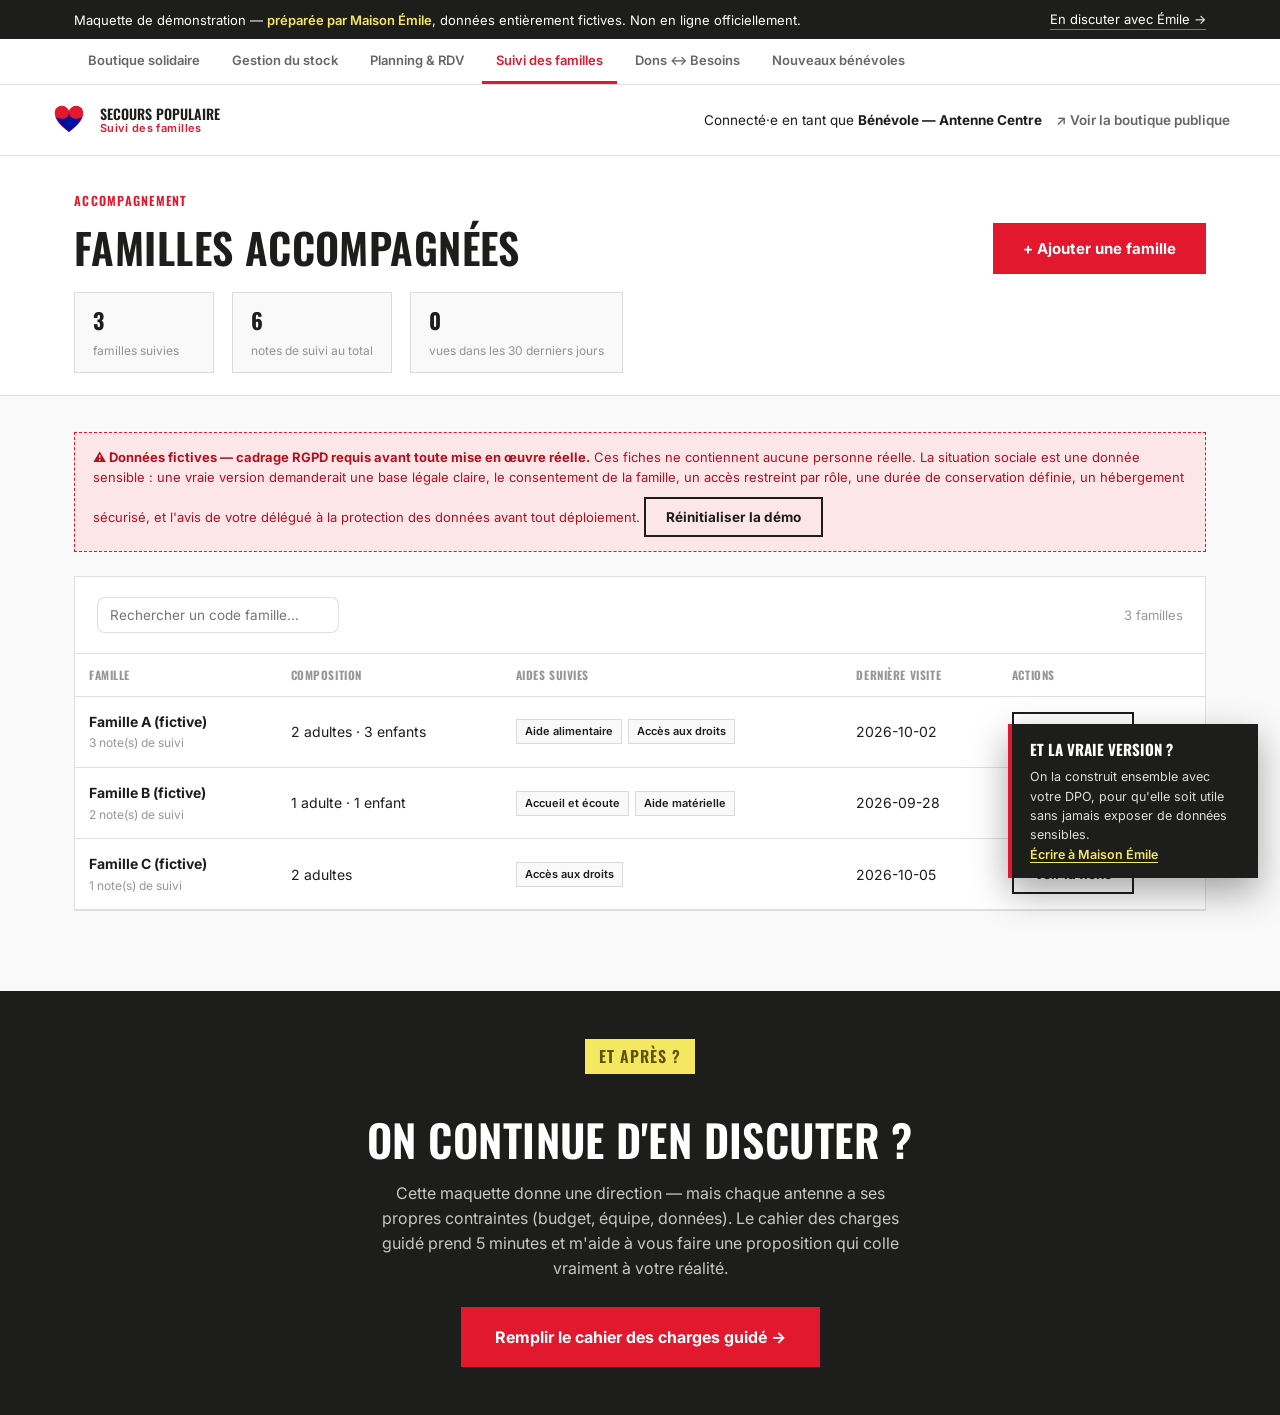
<file: demos/secours-populaire/familles.html>
<!DOCTYPE html>
<html lang="fr">
<head>
<meta charset="UTF-8" />
<meta name="viewport" content="width=device-width, initial-scale=1.0" />
<title>Suivi des familles accompagnées — Secours populaire (démo Maison Émile)</title>
<meta name="robots" content="noindex, nofollow" />
<meta name="description" content="Maquette de démonstration réalisée par Maison Émile, avec des données entièrement fictives : une fiche de suivi partagée entre bénévoles pour ne pas reconstituer l'historique d'une famille à chaque passage. Document de travail, non officiel — nécessite un cadrage RGPD avant toute mise en œuvre réelle." />
<link rel="icon" href="https://images.secourspopulaire.fr/gravity:sm/rs:auto:32:32/app/uploads/2023/06/cropped-favicon-spf-512.png" />
<link rel="preconnect" href="https://fonts.googleapis.com">
<link rel="preconnect" href="https://fonts.gstatic.com" crossorigin>
<link href="https://fonts.googleapis.com/css2?family=Oswald:wght@400;500;600;700&family=Inter:wght@400;500;600;700;800&display=swap" rel="stylesheet">
<link rel="stylesheet" href="shared.css">
<style>
  main{padding:36px 0 80px}
  .cell-code{font-weight:700}
  .cell-code span{display:block;font-weight:400;font-size:12px;color:var(--muted-light);margin-top:2px}
  .tag-list{display:flex;flex-wrap:wrap;gap:6px}
  .tag{font-size:11px;font-weight:600;background:var(--bg);border:1px solid var(--line);padding:3px 8px}

  .timeline{display:flex;flex-direction:column;gap:14px;margin:18px 0}
  .timeline-item{border-left:3px solid var(--red);padding:4px 0 4px 14px}
  .timeline-item .meta{font-size:12px;color:var(--muted-light);font-weight:600;font-family:var(--font-head);text-transform:uppercase}
  .timeline-item p{margin:4px 0 0;color:var(--ink)}
  .timeline-empty{color:var(--muted-light)}
  .family-head{display:flex;flex-wrap:wrap;gap:14px;align-items:flex-start;justify-content:space-between;margin-bottom:16px}
  .family-head h2{margin-bottom:4px}
  .family-head p{margin:0}
  .modal-wide{max-width:600px}
</style>
</head>
<body>

<script src="shared.js"></script>
<script>SPFDemo.chrome({ current: "familles", ribbonContext: "données entièrement fictives" });</script>

<header>
  <div class="wrap nav">
    <a class="brand" href="index.html">
      <img src="https://images.secourspopulaire.fr/app/uploads/sites/3/2025/04/logo-desktop.svg" alt="Le logo du Secours populaire français : une main tendue avec des ailes rouges et bleues" onerror="SPFDemo.logoFallback(this)" />
      <span class="name">Secours populaire<small>Suivi des familles</small></span>
    </a>
    <div class="nav-right">
      <span>Connecté·e en tant que <strong>Bénévole — Antenne Centre</strong></span>
      <a href="index.html">↗ Voir la boutique publique</a>
    </div>
  </div>
</header>

<div class="toolbar">
  <div class="wrap">
    <p class="eyebrow">Accompagnement</p>
    <div class="row">
      <h1>Familles accompagnées</h1>
      <button class="btn btn-primary" id="addFamilyBtn">+ Ajouter une famille</button>
    </div>
    <div class="stats-row" id="statsRow"></div>
  </div>
</div>

<main>
  <div class="wrap">

    <div class="demo-note rgpd">
      <b>⚠ Données fictives — cadrage RGPD requis avant toute mise en œuvre réelle.</b>
      Ces fiches ne contiennent aucune personne réelle. La situation sociale est une donnée sensible : une vraie version demanderait
      une base légale claire, le consentement de la famille, un accès restreint par rôle, une durée de conservation définie,
      un hébergement sécurisé, et l'avis de votre délégué à la protection des données avant tout déploiement.
      <button type="button" id="resetBtn" class="btn btn-ghost btn-sm">Réinitialiser la démo</button>
    </div>

    <div class="panel">
      <div class="panel-head">
        <div class="filters">
          <input id="filterSearch" type="search" placeholder="Rechercher un code famille…" />
        </div>
        <span id="resultsCount" class="muted-sm"></span>
      </div>
      <table>
        <thead>
          <tr>
            <th>Famille</th>
            <th>Composition</th>
            <th>Aides suivies</th>
            <th>Dernière visite</th>
            <th>Actions</th>
          </tr>
        </thead>
        <tbody id="tableBody"></tbody>
      </table>
    </div>

  </div>
</main>

<script>SPFDemo.cahierCta();</script>

<div class="modal-backdrop" id="addModalBackdrop">
  <div class="modal" role="dialog" aria-modal="true" aria-labelledby="addTitle">
    <button class="close-x" id="addClose" aria-label="Fermer">×</button>
    <h2 id="addTitle">Ajouter une famille (fictive)</h2>
    <form id="familyForm">
      <div class="field">
        <label for="fCode">Code famille (jamais le vrai nom dans cette démo)</label>
        <input id="fCode" type="text" placeholder="Ex. Famille E" required />
      </div>
      <div class="field">
        <label for="fComposition">Composition du foyer</label>
        <input id="fComposition" type="text" placeholder="Ex. 1 adulte · 2 enfants" required />
      </div>
      <div class="field">
        <label for="fAides">Aides suivies (séparées par une virgule)</label>
        <input id="fAides" type="text" placeholder="Ex. Aide alimentaire, Accès aux droits" required />
      </div>
      <div class="modal-actions">
        <button type="button" class="btn btn-ghost btn-sm" id="addCancel">Annuler</button>
        <button type="submit" class="btn btn-primary btn-sm">Ajouter</button>
      </div>
    </form>
  </div>
</div>

<div class="modal-backdrop" id="detailModalBackdrop">
  <div class="modal modal-wide" role="dialog" aria-modal="true" aria-labelledby="detailTitle">
    <button class="close-x" id="detailClose" aria-label="Fermer">×</button>
    <div class="family-head">
      <div>
        <h2 id="detailTitle">Famille</h2>
        <p id="detailComposition"></p>
      </div>
      <div class="tag-list" id="detailAides"></div>
    </div>
    <h3>Historique de suivi</h3>
    <div class="timeline" id="detailTimeline"></div>
    <form id="noteForm">
      <div class="field">
        <label for="noteContent">Ajouter une note de suivi</label>
        <textarea id="noteContent" rows="3" placeholder="Ex. Passage pour l'aide alimentaire, orientation vers l'accès aux droits pour une démarche CAF." required></textarea>
      </div>
      <div class="modal-actions">
        <button type="submit" class="btn btn-primary btn-sm">Ajouter la note</button>
      </div>
    </form>
  </div>
</div>

<script>SPFDemo.fab({
  title: "Et la vraie version ?",
  body: "On la construit ensemble avec votre DPO, pour qu'elle soit utile sans jamais exposer de données sensibles."
});</script>

<script>
(() => {
  "use strict";

  const STORAGE_KEY = "spf-familles-demo-v1";

  const DEFAULT_FAMILIES = [
    { id:1, code:"Famille A (fictive)", composition:"2 adultes · 3 enfants", aides:["Aide alimentaire","Accès aux droits"],
      notes:[
        { date:"2026-09-02", auteur:"Sophie M.", contenu:"Premier passage, orientation vers l'aide alimentaire hebdomadaire." },
        { date:"2026-09-16", auteur:"Karim B.", contenu:"Accompagnement pour une démarche CAF, dossier en cours." },
        { date:"2026-10-02", auteur:"Sophie M.", contenu:"Retrait panier épicerie solidaire, situation stable." }
      ] },
    { id:2, code:"Famille B (fictive)", composition:"1 adulte · 1 enfant", aides:["Accueil et écoute","Aide matérielle"],
      notes:[
        { date:"2026-08-20", auteur:"Lucie P.", contenu:"Accueil initial, besoin de matériel de puériculture identifié." },
        { date:"2026-09-28", auteur:"Lucie P.", contenu:"Remise d'un lit bébé via la boutique solidaire." }
      ] },
    { id:3, code:"Famille C (fictive)", composition:"2 adultes", aides:["Accès aux droits"],
      notes:[
        { date:"2026-10-05", auteur:"Karim B.", contenu:"Premier rendez-vous, aide à la constitution d'un dossier de surendettement." }
      ] }
  ];

  let families = [];
  let detailFamilyId = null;
  let lastFocused = null;
  let filterQuery = "";

  function loadFamilies(){
    try {
      const raw = localStorage.getItem(STORAGE_KEY);
      if (raw) return JSON.parse(raw);
    } catch (e) { /* stockage indisponible : on retombe sur les familles d'exemple */ }
    return structuredClone(DEFAULT_FAMILIES);
  }
  function saveFamilies(){ try { localStorage.setItem(STORAGE_KEY, JSON.stringify(families)); } catch (e) { /* stockage indisponible */ } }

  function renderStats(){
    const total = families.length;
    const totalNotes = families.reduce((sum, f) => sum + f.notes.length, 0);
    const recent = families.filter((f) => {
      if (!f.notes.length) return false;
      const last = f.notes.at(-1).date;
      return Date.now() - new Date(last) < 1000 * 60 * 60 * 24 * 30;
    }).length;
    document.getElementById("statsRow").innerHTML = `
      <div class="stat-tile"><b>${total}</b><span>familles suivies</span></div>
      <div class="stat-tile"><b>${totalNotes}</b><span>notes de suivi au total</span></div>
      <div class="stat-tile"><b>${recent}</b><span>vues dans les 30 derniers jours</span></div>
    `;
  }

  function renderTable(){
    const tbody = document.getElementById("tableBody");
    const list = families.filter((f) => !filterQuery || f.code.toLowerCase().includes(filterQuery.toLowerCase()));
    document.getElementById("resultsCount").textContent = `${list.length} ${list.length > 1 ? "familles" : "famille"}`;
    tbody.innerHTML = "";

    list.forEach((f) => {
      const last = f.notes.length ? f.notes.at(-1).date : "—";
      const tags = f.aides.map((a) => `<span class="tag">${SPFDemo.escapeHtml(a)}</span>`).join("");
      const tr = document.createElement("tr");
      tr.innerHTML = `
        <td data-label="Famille" class="cell-code">${SPFDemo.escapeHtml(f.code)}<span>${f.notes.length} note(s) de suivi</span></td>
        <td data-label="Composition">${SPFDemo.escapeHtml(f.composition)}</td>
        <td data-label="Aides"><div class="tag-list">${tags}</div></td>
        <td data-label="Dernière visite">${last}</td>
        <td data-label="Actions"></td>
      `;
      const btn = document.createElement("button");
      btn.type = "button";
      btn.className = "btn btn-ghost btn-sm";
      btn.textContent = "Voir la fiche";
      btn.addEventListener("click", () => openDetail(f.id));
      tr.querySelector("td:last-child").appendChild(btn);
      tbody.appendChild(tr);
    });
  }

  function renderAll(){ renderStats(); renderTable(); }

  function openDetail(familyId){
    lastFocused = document.activeElement;
    detailFamilyId = familyId;
    const f = families.find((x) => x.id === familyId);
    document.getElementById("detailTitle").textContent = f.code;
    document.getElementById("detailComposition").textContent = f.composition;
    document.getElementById("detailAides").innerHTML = f.aides.map((a) => `<span class="tag">${SPFDemo.escapeHtml(a)}</span>`).join("");
    renderTimeline(f);
    document.getElementById("noteContent").value = "";
    document.getElementById("detailModalBackdrop").classList.add("open");
    document.getElementById("noteContent").focus();
  }
  function renderTimeline(f){
    const el = document.getElementById("detailTimeline");
    if (!f.notes.length) {
      el.innerHTML = '<p class="timeline-empty">Aucune note pour l\'instant.</p>';
      return;
    }
    el.innerHTML = f.notes
      .slice()
      .reverse()
      .map((n) => `<div class="timeline-item"><div class="meta">${n.date} · ${SPFDemo.escapeHtml(n.auteur)}</div><p>${SPFDemo.escapeHtml(n.contenu)}</p></div>`)
      .join("");
  }
  function closeDetail(){
    document.getElementById("detailModalBackdrop").classList.remove("open");
    detailFamilyId = null;
    lastFocused?.focus();
  }
  document.getElementById("detailClose").addEventListener("click", closeDetail);
  document.getElementById("detailModalBackdrop").addEventListener("click", (e) => {
    if (e.target === e.currentTarget) closeDetail();
  });

  document.getElementById("noteForm").addEventListener("submit", (e) => {
    e.preventDefault();
    const content = document.getElementById("noteContent").value.trim();
    if (!content) return;
    const f = families.find((x) => x.id === detailFamilyId);
    f.notes.push({ date: new Date().toISOString().slice(0, 10), auteur: "Vous (démo)", contenu: content });
    saveFamilies();
    renderTimeline(f);
    renderAll();
    document.getElementById("noteContent").value = "";
  });

  function openAddModal(){
    lastFocused = document.activeElement;
    document.getElementById("familyForm").reset();
    document.getElementById("addModalBackdrop").classList.add("open");
    document.getElementById("fCode").focus();
  }
  function closeAddModal(){
    document.getElementById("addModalBackdrop").classList.remove("open");
    lastFocused?.focus();
  }
  document.getElementById("addFamilyBtn").addEventListener("click", openAddModal);
  document.getElementById("addCancel").addEventListener("click", closeAddModal);
  document.getElementById("addClose").addEventListener("click", closeAddModal);
  document.getElementById("addModalBackdrop").addEventListener("click", (e) => {
    if (e.target === e.currentTarget) closeAddModal();
  });

  document.getElementById("familyForm").addEventListener("submit", (e) => {
    e.preventDefault();
    const code = document.getElementById("fCode").value.trim();
    const composition = document.getElementById("fComposition").value.trim();
    const aides = document.getElementById("fAides").value.split(",").map((s) => s.trim()).filter(Boolean);
    if (!code || !composition || !aides.length) return;
    const nextId = families.reduce((max, f) => Math.max(max, f.id), 0) + 1;
    families.push({ id: nextId, code, composition, aides, notes: [] });
    saveFamilies();
    renderAll();
    closeAddModal();
  });

  document.getElementById("filterSearch").addEventListener("input", (e) => {
    filterQuery = e.target.value;
    renderTable();
  });

  document.addEventListener("keydown", (e) => {
    if (e.key === "Escape") { closeDetail(); closeAddModal(); }
  });

  document.getElementById("resetBtn").addEventListener("click", () => {
    if (!window.confirm("Réinitialiser la démo avec les familles fictives d'exemple ?")) return;
    families = structuredClone(DEFAULT_FAMILIES);
    saveFamilies();
    renderAll();
  });

  families = loadFamilies();
  renderAll();
})();
</script>

</body>
</html>
</file>
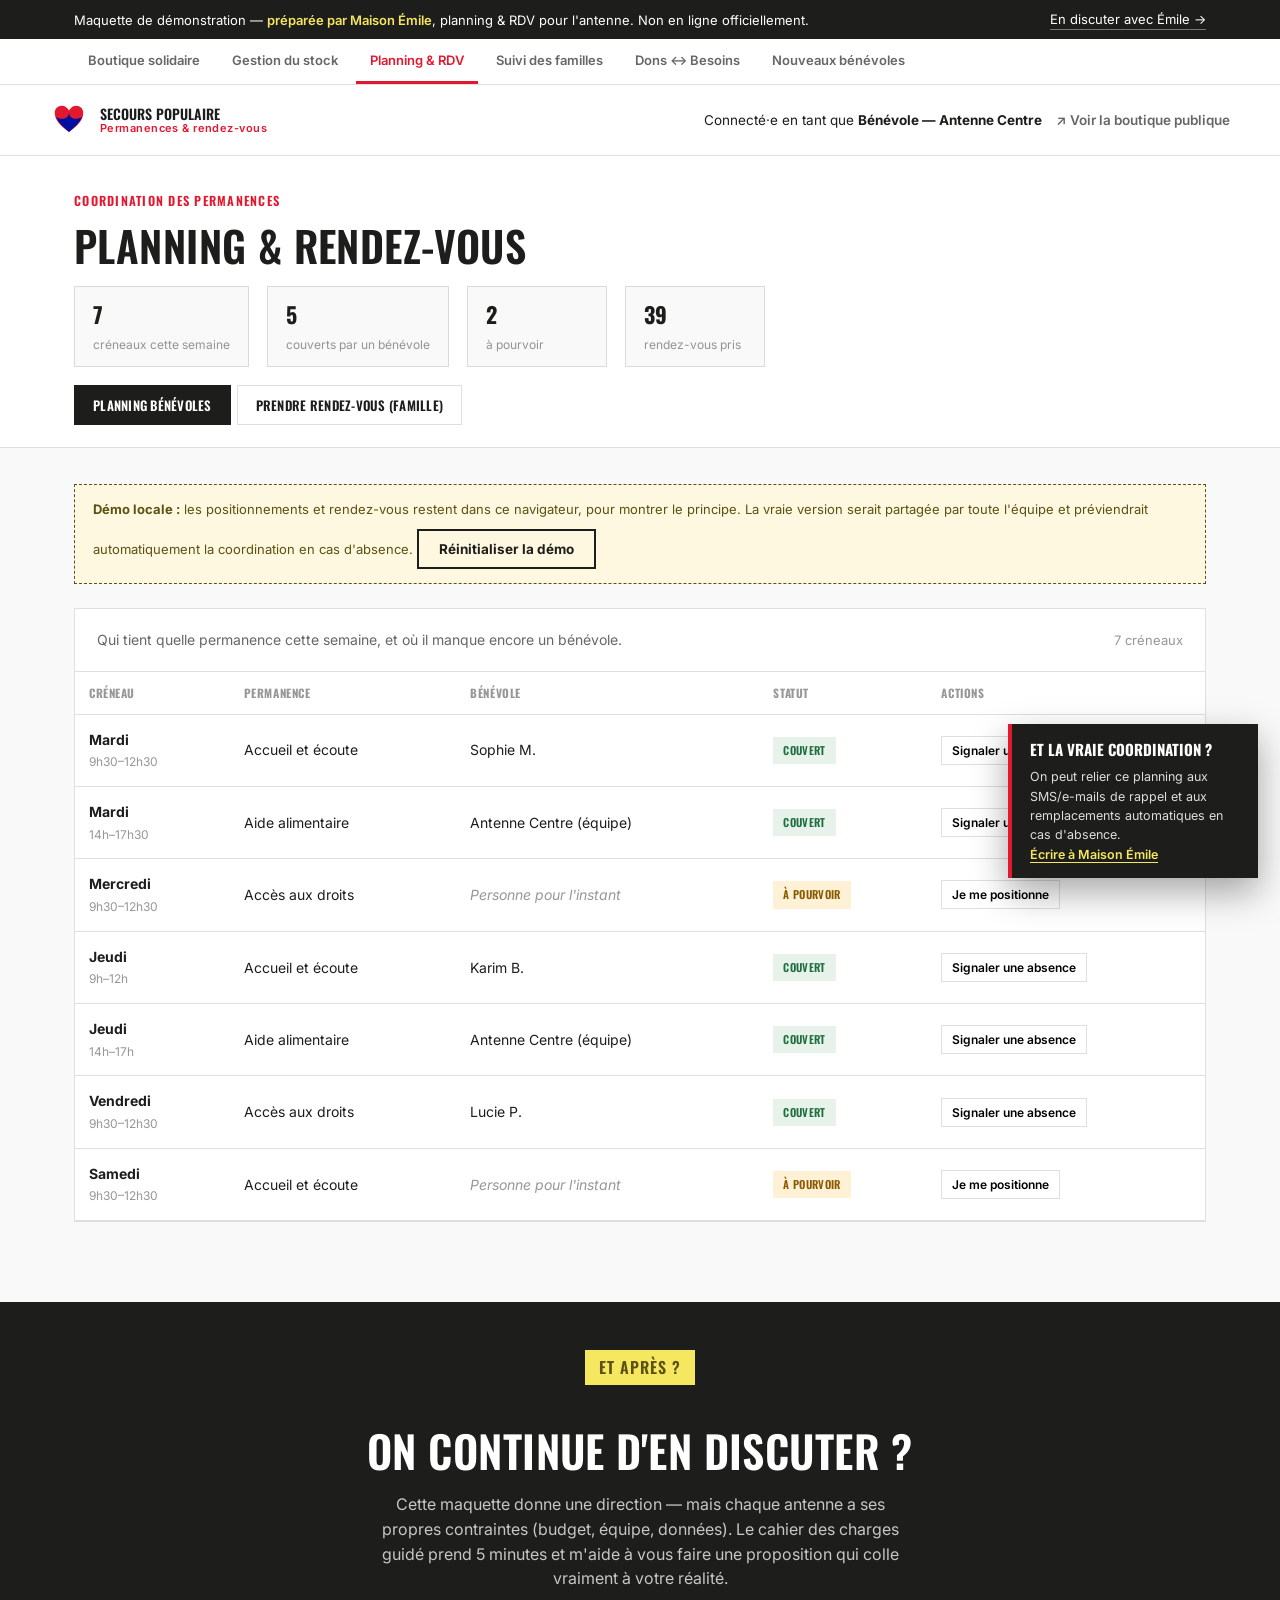
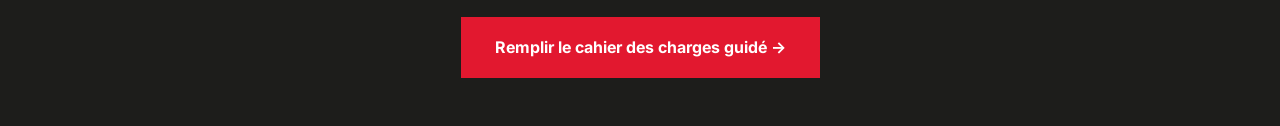
<file: demos/secours-populaire/planning.html>
<!DOCTYPE html>
<html lang="fr">
<head>
<meta charset="UTF-8" />
<meta name="viewport" content="width=device-width, initial-scale=1.0" />
<title>Planning des permanences & rendez-vous — Secours populaire (démo Maison Émile)</title>
<meta name="robots" content="noindex, nofollow" />
<meta name="description" content="Maquette de démonstration réalisée par Maison Émile : un planning partagé des permanences bénévoles et une prise de rendez-vous en ligne pour les familles, pour réduire le temps passé à coordonner par téléphone. Document de travail, non officiel." />
<link rel="icon" href="https://images.secourspopulaire.fr/gravity:sm/rs:auto:32:32/app/uploads/2023/06/cropped-favicon-spf-512.png" />
<link rel="preconnect" href="https://fonts.googleapis.com">
<link rel="preconnect" href="https://fonts.gstatic.com" crossorigin>
<link href="https://fonts.googleapis.com/css2?family=Oswald:wght@400;500;600;700&family=Inter:wght@400;500;600;700;800&display=swap" rel="stylesheet">
<link rel="stylesheet" href="shared.css">
<style>
  .view-tabs{display:flex;gap:6px;margin-top:18px}
  .view-tab{font-family:var(--font-head);font-size:13px;font-weight:600;text-transform:uppercase;letter-spacing:.02em;padding:9px 18px;border:1px solid var(--line);background:#fff;cursor:pointer;color:var(--ink)}
  .view-tab[aria-pressed="true"]{background:var(--ink);border-color:var(--ink);color:#fff}

  main{padding:36px 0 80px}
  .view-section{padding:0}
  .cell-slot b{display:block}
  .cell-slot span{font-size:12px;color:var(--muted-light)}
  .cell-benevole.empty{color:var(--muted-light);font-style:italic}
  .seats{font-size:12px;color:var(--muted-light)}
  .rdv-select{margin-bottom:18px}
  .rdv-recap{background:var(--bg);padding:12px;margin:14px 0 20px;font-size:14px}
  .note-tight{margin-top:0}
  .panel-intro{margin:0;font-size:14px}
</style>
</head>
<body>

<script src="shared.js"></script>
<script>SPFDemo.chrome({ current: "planning", ribbonContext: "planning & RDV pour l'antenne" });</script>

<header>
  <div class="wrap nav">
    <a class="brand" href="index.html">
      <img src="https://images.secourspopulaire.fr/app/uploads/sites/3/2025/04/logo-desktop.svg" alt="Le logo du Secours populaire français : une main tendue avec des ailes rouges et bleues" onerror="SPFDemo.logoFallback(this)" />
      <span class="name">Secours populaire<small>Permanences & rendez-vous</small></span>
    </a>
    <div class="nav-right">
      <span>Connecté·e en tant que <strong>Bénévole — Antenne Centre</strong></span>
      <a href="index.html">↗ Voir la boutique publique</a>
    </div>
  </div>
</header>

<div class="toolbar">
  <div class="wrap">
    <p class="eyebrow">Coordination des permanences</p>
    <div class="row">
      <h1>Planning & rendez-vous</h1>
    </div>
    <div class="stats-row" id="statsRow"></div>
    <div class="view-tabs" role="tablist" aria-label="Changer de vue">
      <button class="view-tab" id="tabPlanning" type="button" role="tab" aria-pressed="true">Planning bénévoles</button>
      <button class="view-tab" id="tabRdv" type="button" role="tab" aria-pressed="false">Prendre rendez-vous (famille)</button>
    </div>
  </div>
</div>

<main>
  <div class="wrap">

    <div class="demo-note">
      <b>Démo locale :</b> les positionnements et rendez-vous restent dans ce navigateur, pour montrer le principe.
      La vraie version serait partagée par toute l'équipe et préviendrait automatiquement la coordination en cas d'absence.
      <button type="button" id="resetBtn" class="btn btn-ghost btn-sm">Réinitialiser la démo</button>
    </div>

    <section id="viewPlanning" class="view-section">
      <div class="panel">
        <div class="panel-head">
          <p class="panel-intro">Qui tient quelle permanence cette semaine, et où il manque encore un bénévole.</p>
          <span id="planningCount" class="muted-sm"></span>
        </div>
        <table>
          <thead>
            <tr>
              <th>Créneau</th>
              <th>Permanence</th>
              <th>Bénévole</th>
              <th>Statut</th>
              <th>Actions</th>
            </tr>
          </thead>
          <tbody id="planningBody"></tbody>
        </table>
      </div>
    </section>

    <section id="viewRdv" class="view-section hidden">
      <div class="panel">
        <div class="panel-head">
          <div class="filters rdv-select">
            <select id="motifSelect">
              <option value="tous">Tous les motifs</option>
              <option value="accueil-ecoute">Accueil et écoute</option>
              <option value="aide-alimentaire">Aide alimentaire</option>
              <option value="acces-droits">Accès aux droits</option>
            </select>
          </div>
          <span id="rdvCount" class="muted-sm"></span>
        </div>
        <table>
          <thead>
            <tr>
              <th>Créneau</th>
              <th>Permanence</th>
              <th>Places restantes</th>
              <th>Actions</th>
            </tr>
          </thead>
          <tbody id="rdvBody"></tbody>
        </table>
        <div class="empty-state hidden" id="rdvEmpty">Aucun créneau disponible pour ce motif cette semaine — contactez l'antenne directement.</div>
      </div>
    </section>

  </div>
</main>

<script>SPFDemo.cahierCta();</script>

<div class="modal-backdrop" id="assignModalBackdrop">
  <div class="modal" role="dialog" aria-modal="true" aria-labelledby="assignTitle">
    <button class="close-x" id="assignClose" aria-label="Fermer">×</button>
    <h2 id="assignTitle">Je me positionne sur ce créneau</h2>
    <div class="field">
      <label for="assignName">Votre nom</label>
      <input id="assignName" type="text" />
    </div>
    <div class="modal-actions">
      <button type="button" class="btn btn-ghost btn-sm" id="assignCancel">Annuler</button>
      <button type="button" class="btn btn-primary btn-sm" id="assignConfirm">Confirmer</button>
    </div>
  </div>
</div>

<div class="modal-backdrop" id="rdvModalBackdrop">
  <div class="modal" role="dialog" aria-modal="true" aria-labelledby="rdvTitle">
    <button class="close-x" id="rdvClose" aria-label="Fermer">×</button>
    <h2 id="rdvTitle">Prendre rendez-vous</h2>
    <div class="item-recap rdv-recap" id="rdvRecap"></div>
    <div class="field">
      <label for="rdvName">Votre nom</label>
      <input id="rdvName" type="text" />
    </div>
    <div class="field">
      <label for="rdvPhone">Téléphone</label>
      <input id="rdvPhone" type="tel" />
    </div>
    <p class="note note-tight">Votre demande sera confirmée par un bénévole avant le rendez-vous.</p>
    <div class="modal-actions">
      <button type="button" class="btn btn-ghost btn-sm" id="rdvCancel">Annuler</button>
      <a class="btn btn-primary btn-sm" id="rdvMailBtn" href="#">Envoyer la demande par e-mail</a>
    </div>
  </div>
</div>

<script>SPFDemo.fab({
  title: "Et la vraie coordination ?",
  body: "On peut relier ce planning aux SMS/e-mails de rappel et aux remplacements automatiques en cas d'absence."
});</script>

<script>
(() => {
  "use strict";

  const { ANTENNE_EMAIL } = SPFDemo;
  const STORAGE_KEY = "spf-planning-demo-slots";

  const MOTIF_LABELS = {
    "accueil-ecoute": "Accueil et écoute",
    "aide-alimentaire": "Aide alimentaire",
    "acces-droits": "Accès aux droits"
  };

  const DEFAULT_SLOTS = [
    { id:1, day:"Mardi", time:"9h30–12h30", type:"accueil-ecoute", benevole:"Sophie M.", capacity:6, booked:4 },
    { id:2, day:"Mardi", time:"14h–17h30", type:"aide-alimentaire", benevole:"Antenne Centre (équipe)", capacity:20, booked:14 },
    { id:3, day:"Mercredi", time:"9h30–12h30", type:"acces-droits", benevole:null, capacity:4, booked:0 },
    { id:4, day:"Jeudi", time:"9h–12h", type:"accueil-ecoute", benevole:"Karim B.", capacity:6, booked:2 },
    { id:5, day:"Jeudi", time:"14h–17h", type:"aide-alimentaire", benevole:"Antenne Centre (équipe)", capacity:20, booked:18 },
    { id:6, day:"Vendredi", time:"9h30–12h30", type:"acces-droits", benevole:"Lucie P.", capacity:4, booked:1 },
    { id:7, day:"Samedi", time:"9h30–12h30", type:"accueil-ecoute", benevole:null, capacity:6, booked:0 }
  ];

  let slots = [];
  let assigningSlotId = null;
  let rdvSlotId = null;
  let lastFocused = null;

  function loadSlots(){
    try {
      const raw = localStorage.getItem(STORAGE_KEY);
      if (raw) return JSON.parse(raw);
    } catch (e) { /* stockage indisponible : on retombe sur le planning d'exemple */ }
    return structuredClone(DEFAULT_SLOTS);
  }
  function saveSlots(){ try { localStorage.setItem(STORAGE_KEY, JSON.stringify(slots)); } catch (e) { /* stockage indisponible */ } }

  function renderStats(){
    const total = slots.length;
    const covered = slots.filter((s) => s.benevole).length;
    const toCover = total - covered;
    const rdvThisWeek = slots.reduce((sum, s) => sum + s.booked, 0);
    document.getElementById("statsRow").innerHTML = `
      <div class="stat-tile"><b>${total}</b><span>créneaux cette semaine</span></div>
      <div class="stat-tile"><b>${covered}</b><span>couverts par un bénévole</span></div>
      <div class="stat-tile"><b>${toCover}</b><span>à pourvoir</span></div>
      <div class="stat-tile"><b>${rdvThisWeek}</b><span>rendez-vous pris</span></div>
    `;
  }

  function renderPlanning(){
    const tbody = document.getElementById("planningBody");
    tbody.innerHTML = "";
    document.getElementById("planningCount").textContent = `${slots.length} créneaux`;

    slots.forEach((slot) => {
      const statusPill = slot.benevole
        ? '<span class="status-pill status-ok">Couvert</span>'
        : '<span class="status-pill status-warn">À pourvoir</span>';

      const tr = document.createElement("tr");
      tr.innerHTML = `
        <td data-label="Créneau" class="cell-slot"><b>${slot.day}</b><span>${slot.time}</span></td>
        <td data-label="Permanence">${MOTIF_LABELS[slot.type]}</td>
        <td data-label="Bénévole" class="cell-benevole${slot.benevole ? "" : " empty"}">${slot.benevole ? SPFDemo.escapeHtml(slot.benevole) : "Personne pour l'instant"}</td>
        <td data-label="Statut">${statusPill}</td>
        <td data-label="Actions"></td>
      `;

      const actions = document.createElement("div");
      actions.className = "row-actions";

      if (!slot.benevole) {
        const takeBtn = document.createElement("button");
        takeBtn.type = "button";
        takeBtn.textContent = "Je me positionne";
        takeBtn.addEventListener("click", () => openAssignModal(slot.id));
        actions.appendChild(takeBtn);
      } else {
        const freeBtn = document.createElement("button");
        freeBtn.type = "button";
        freeBtn.className = "danger";
        freeBtn.textContent = "Signaler une absence";
        freeBtn.addEventListener("click", () => releaseSlot(slot.id));
        actions.appendChild(freeBtn);
      }
      tr.querySelector("td:last-child").appendChild(actions);
      tbody.appendChild(tr);
    });
  }

  function renderRdv(){
    const tbody = document.getElementById("rdvBody");
    const motif = document.getElementById("motifSelect").value;
    const list = slots.filter((s) => s.benevole && (motif === "tous" || s.type === motif) && s.booked < s.capacity);

    document.getElementById("rdvCount").textContent = `${list.length} créneau(x) disponible(s)`;
    document.getElementById("rdvEmpty").classList.toggle("hidden", list.length > 0);
    tbody.innerHTML = "";

    list.forEach((slot) => {
      const remaining = slot.capacity - slot.booked;
      const tr = document.createElement("tr");
      tr.innerHTML = `
        <td data-label="Créneau" class="cell-slot"><b>${slot.day}</b><span>${slot.time}</span></td>
        <td data-label="Permanence">${MOTIF_LABELS[slot.type]}</td>
        <td data-label="Places" class="seats">${remaining} place${remaining > 1 ? "s" : ""}</td>
        <td data-label="Actions"></td>
      `;
      const btn = document.createElement("button");
      btn.type = "button";
      btn.className = "btn btn-primary btn-sm";
      btn.textContent = "Réserver ce créneau";
      btn.addEventListener("click", () => openRdvModal(slot.id));
      tr.querySelector("td:last-child").appendChild(btn);
      tbody.appendChild(tr);
    });
  }

  function renderAll(){ renderStats(); renderPlanning(); renderRdv(); }

  function openAssignModal(slotId){
    lastFocused = document.activeElement;
    assigningSlotId = slotId;
    document.getElementById("assignName").value = "";
    document.getElementById("assignModalBackdrop").classList.add("open");
    document.getElementById("assignName").focus();
  }
  function closeAssignModal(){
    document.getElementById("assignModalBackdrop").classList.remove("open");
    assigningSlotId = null;
    lastFocused?.focus();
  }
  document.getElementById("assignConfirm").addEventListener("click", () => {
    const name = document.getElementById("assignName").value.trim();
    if (!name) return;
    const slot = slots.find((s) => s.id === assigningSlotId);
    if (slot) { slot.benevole = name; saveSlots(); renderAll(); }
    closeAssignModal();
  });
  document.getElementById("assignCancel").addEventListener("click", closeAssignModal);
  document.getElementById("assignClose").addEventListener("click", closeAssignModal);

  function releaseSlot(slotId){
    const slot = slots.find((s) => s.id === slotId);
    if (!slot) return;
    if (!window.confirm('Signaler votre absence sur ce créneau ? Il repassera "à pourvoir" et la coordination sera alertée.')) return;
    const mailBody = encodeURIComponent(
      `Bonjour,\n\n${slot.benevole} ne peut plus tenir le créneau ${slot.day} ${slot.time} (${MOTIF_LABELS[slot.type]}). Merci de trouver un remplacement.\n`
    );
    window.location.href = `mailto:${ANTENNE_EMAIL}?subject=${encodeURIComponent(`Créneau à pourvoir : ${slot.day} ${slot.time}`)}&body=${mailBody}`;
    slot.benevole = null;
    saveSlots();
    renderAll();
  }

  function openRdvModal(slotId){
    lastFocused = document.activeElement;
    rdvSlotId = slotId;
    const slot = slots.find((s) => s.id === slotId);
    document.getElementById("rdvRecap").innerHTML = `<strong>${MOTIF_LABELS[slot.type]}</strong><br>${slot.day} · ${slot.time}`;
    document.getElementById("rdvName").value = "";
    document.getElementById("rdvPhone").value = "";
    document.getElementById("rdvModalBackdrop").classList.add("open");
    document.getElementById("rdvName").focus();
    updateRdvMailLink();
  }
  function closeRdvModal(){
    document.getElementById("rdvModalBackdrop").classList.remove("open");
    rdvSlotId = null;
    lastFocused?.focus();
  }
  function updateRdvMailLink(){
    const slot = slots.find((s) => s.id === rdvSlotId);
    if (!slot) return;
    const name = document.getElementById("rdvName").value || "[votre nom]";
    const phone = document.getElementById("rdvPhone").value || "[votre téléphone]";
    const subject = encodeURIComponent(`Demande de rendez-vous : ${MOTIF_LABELS[slot.type]}`);
    const body = encodeURIComponent(
      `Bonjour,\n\nJe souhaite un rendez-vous pour : ${MOTIF_LABELS[slot.type]}\nCréneau souhaité : ${slot.day} ${slot.time}\nNom : ${name}\nTéléphone : ${phone}\n\nMerci de me confirmer ce rendez-vous.\n`
    );
    document.getElementById("rdvMailBtn").href = `mailto:${ANTENNE_EMAIL}?subject=${subject}&body=${body}`;
  }
  document.getElementById("rdvName").addEventListener("input", updateRdvMailLink);
  document.getElementById("rdvPhone").addEventListener("input", updateRdvMailLink);
  document.getElementById("rdvMailBtn").addEventListener("click", () => {
    const slot = slots.find((s) => s.id === rdvSlotId);
    if (slot && slot.booked < slot.capacity) { slot.booked++; saveSlots(); }
    setTimeout(() => { closeRdvModal(); renderAll(); }, 150);
  });
  document.getElementById("rdvCancel").addEventListener("click", closeRdvModal);
  document.getElementById("rdvClose").addEventListener("click", closeRdvModal);

  for (const backdrop of [document.getElementById("assignModalBackdrop"), document.getElementById("rdvModalBackdrop")]) {
    backdrop.addEventListener("click", (e) => {
      if (e.target === e.currentTarget) { closeAssignModal(); closeRdvModal(); }
    });
  }
  document.addEventListener("keydown", (e) => {
    if (e.key === "Escape") { closeAssignModal(); closeRdvModal(); }
  });

  document.getElementById("motifSelect").addEventListener("change", renderRdv);

  const tabPlanning = document.getElementById("tabPlanning");
  const tabRdv = document.getElementById("tabRdv");
  const viewPlanning = document.getElementById("viewPlanning");
  const viewRdv = document.getElementById("viewRdv");

  tabPlanning.addEventListener("click", () => {
    tabPlanning.setAttribute("aria-pressed", "true");
    tabRdv.setAttribute("aria-pressed", "false");
    viewPlanning.classList.remove("hidden");
    viewRdv.classList.add("hidden");
  });
  tabRdv.addEventListener("click", () => {
    tabRdv.setAttribute("aria-pressed", "true");
    tabPlanning.setAttribute("aria-pressed", "false");
    viewRdv.classList.remove("hidden");
    viewPlanning.classList.add("hidden");
  });

  document.getElementById("resetBtn").addEventListener("click", () => {
    if (!window.confirm("Réinitialiser la démo avec le planning d'exemple ?")) return;
    slots = structuredClone(DEFAULT_SLOTS);
    saveSlots();
    renderAll();
  });

  slots = loadSlots();
  renderAll();
})();
</script>

</body>
</html>
</file>
<file: demos/secours-populaire/shared.css>
/* Secours populaire — démos Maison Émile : tokens et composants communs */
:root{
  --red:#E2182F; --red-dark:#b4111f;
  --blue:#000F9F; --yellow:#F6E761; --yellow-ink:#5c5110;
  --ink:#1D1D1B; --bg:#F9F9F9; --white:#fff;
  --muted:rgba(29,29,27,.68); --muted-light:rgba(29,29,27,.46); --line:rgba(29,29,27,.14);
  --ok:#1f6e3f; --warn:#8a5a00;
  --font-head:'Oswald',sans-serif; --font-body:'Inter',system-ui,sans-serif;
  --radius-lg:34px; --radius-sm:8px; --container:1180px;
}
*{box-sizing:border-box}
html{scroll-behavior:smooth}
body{margin:0;background:var(--bg);color:var(--ink);font-family:var(--font-body);line-height:1.55;-webkit-font-smoothing:antialiased;font-size:16px}
img{max-width:100%;display:block}
a{color:var(--blue)}
.wrap{max-width:var(--container);margin:0 auto;padding:0 24px}
.eyebrow{font-family:var(--font-head);font-weight:600;font-size:12.5px;letter-spacing:.1em;text-transform:uppercase;color:var(--red)}
.chip{display:inline-flex;align-items:center;gap:6px;background:var(--yellow);color:var(--yellow-ink);font-family:var(--font-head);font-weight:600;font-size:12.5px;letter-spacing:.06em;text-transform:uppercase;padding:5px 14px}
h1,h2,h3{font-family:var(--font-head);font-weight:600;margin:0 0 .4em;line-height:1.08;color:var(--ink);text-transform:uppercase;letter-spacing:.01em}
h1{font-size:clamp(28px,4vw,42px)}
h2{font-size:clamp(28px,3.6vw,44px)}
h3{font-size:clamp(17px,2vw,21px);text-transform:none;letter-spacing:0}
p{color:var(--muted)}
.btn{display:inline-flex;align-items:center;gap:8px;justify-content:center;font-family:var(--font-body);font-weight:700;font-size:15px;padding:14px 28px;border-radius:0;border:2px solid transparent;cursor:pointer;text-decoration:none;transition:background .15s ease,color .15s ease}
.btn-primary{background:var(--red);color:#fff}
.btn-primary:hover{background:var(--red-dark)}
.btn-secondary{background:var(--blue);color:#fff}
.btn-secondary:hover{background:#000b7a}
.btn-ghost{background:transparent;border-color:var(--ink);color:var(--ink)}
.btn-ghost:hover{background:var(--ink);color:#fff}
.btn-sm{padding:10px 20px;font-size:13.5px}
.btn-danger{background:transparent;border-color:var(--red);color:var(--red)}
.btn-danger:hover{background:var(--red);color:#fff}
.btn:disabled{opacity:.4;cursor:not-allowed}

/* demo ribbon */
.demo-ribbon{position:sticky;top:0;z-index:70;background:var(--ink);color:#fff;font-size:13px}
.demo-ribbon .container{display:flex;align-items:center;justify-content:space-between;gap:16px;padding:9px 24px;flex-wrap:wrap;max-width:var(--container);margin:0 auto}
.demo-ribbon strong{color:var(--yellow);font-weight:600}
.demo-ribbon a{color:#fff;border-bottom:1px solid rgba(255,255,255,.4);white-space:nowrap;text-decoration:none}
@media (max-width:640px){.demo-ribbon{position:static}}

/* suite nav — links between the demo pages during the pitch */
.suite-nav{background:#fff;border-bottom:1px solid var(--line);font-size:13px;overflow-x:auto}
.suite-nav .wrap{display:flex;gap:4px;padding:0 24px;white-space:nowrap}
.suite-nav a{display:inline-flex;align-items:center;gap:6px;padding:11px 14px;text-decoration:none;color:var(--muted);font-weight:600;border-bottom:3px solid transparent}
.suite-nav a:hover{color:var(--red)}
.suite-nav a.current{color:var(--red);border-bottom-color:var(--red)}

/* simple "bénévole" header, shared by every back-office-style page
   (admin, planning, familles, dons-matching, benevoles-onboarding) */
header{background:#fff;border-bottom:1px solid var(--line)}
.nav{display:flex;align-items:center;justify-content:space-between;padding:16px 0;gap:20px;flex-wrap:wrap}
.brand{display:flex;align-items:center;gap:12px;text-decoration:none}
.brand img{height:38px;width:auto}
.brand .name{font-family:var(--font-head);font-weight:600;font-size:14px;line-height:1.15;color:var(--ink);text-transform:uppercase}
.brand .name small{display:block;font-family:var(--font-body);font-weight:600;font-size:11px;letter-spacing:.04em;text-transform:none;color:var(--red)}
.nav-right{display:flex;align-items:center;gap:14px;font-size:13.5px}
.nav-right a{text-decoration:none;color:var(--muted);font-weight:600}
.nav-right a:hover{color:var(--red)}

.toolbar{background:#fff;border-bottom:1px solid var(--line);padding:22px 0}
.toolbar .row{display:flex;flex-wrap:wrap;gap:14px;align-items:center;justify-content:space-between}
.toolbar h1{margin:0}
.toolbar .stats-row{margin-top:18px}
.panel-head h2{margin:0;font-size:17px}
.demo-note .btn{margin-top:10px}
.muted-sm{font-size:13px;color:var(--muted-light)}
.hidden{display:none}
.form-actions-left{justify-content:flex-start}

/* cahier des charges CTA — mis en avant à la fin de chaque page */
.cahier-cta{background:var(--ink);color:#fff;padding:48px 24px;text-align:center}
.cahier-cta .wrap{max-width:640px}
.cahier-cta .chip{background:var(--yellow);color:var(--yellow-ink)}
.cahier-cta h2{color:#fff;margin-top:16px}
.cahier-cta p{color:rgba(255,255,255,.75);font-size:16px;max-width:52ch;margin:0 auto 26px}
.cahier-cta .btn-primary{font-size:16px;padding:16px 32px}

/* pitch fab */
.pitch-fab{position:fixed;bottom:22px;right:22px;z-index:65;background:var(--ink);color:rgba(255,255,255,.85);border-left:4px solid var(--red);padding:14px 18px;max-width:250px;font-size:12.5px;box-shadow:0 14px 34px rgba(0,0,0,.35)}
.pitch-fab b{display:block;color:#fff;font-family:var(--font-head);font-size:15px;margin-bottom:6px;text-transform:uppercase}
.pitch-fab a{color:var(--yellow);border-bottom:1px solid currentColor;font-weight:600;text-decoration:none}
@media (max-width:620px){.pitch-fab{left:16px;right:16px;max-width:none;bottom:14px}}

/* generic section rhythm */
section{padding:60px 0}
.section-head{max-width:680px;margin-bottom:38px}
.note{font-size:13px;color:var(--muted-light);margin-top:26px}

/* forms */
.field{margin-bottom:14px}
.field label{display:block;font-size:13px;font-weight:600;margin-bottom:6px}
.field select,.field input,.field textarea{width:100%;padding:10px 12px;border:1px solid var(--line);border-radius:var(--radius-sm);font-family:var(--font-body);font-size:14px;background:#fff}
.field-row{display:grid;grid-template-columns:1fr 1fr;gap:14px}
@media (max-width:520px){.field-row{grid-template-columns:1fr}}

/* modal */
.modal-backdrop{position:fixed;inset:0;background:rgba(29,29,27,.6);z-index:75;display:none;align-items:center;justify-content:center;padding:20px}
.modal-backdrop.open{display:flex}
.modal{background:#fff;border-radius:var(--radius-sm);max-width:520px;width:100%;padding:28px;position:relative;max-height:90vh;overflow:auto;border-top:4px solid var(--red)}
.modal h2,.modal h3{text-transform:none}
.modal .close-x{position:absolute;top:14px;right:16px;background:none;border:0;font-size:22px;cursor:pointer;color:var(--muted-light)}
.modal-actions{display:flex;gap:10px;flex-wrap:wrap;margin-top:18px;justify-content:flex-end}

/* status pills (shared vocabulary across demos) */
.status-pill{display:inline-flex;align-items:center;gap:6px;font-family:var(--font-head);font-size:11px;font-weight:600;text-transform:uppercase;letter-spacing:.03em;padding:5px 10px}
.status-ok{background:#e7f3ea;color:var(--ok)}
.status-last{background:#fde6e8;color:var(--red)}
.status-reserved{background:#fff6d6;color:var(--yellow-ink)}
.status-sold,.status-done{background:#ececec;color:var(--muted-light)}
.status-warn{background:#fff1d6;color:var(--warn)}

/* panel + table (admin-style screens) */
.panel{background:#fff;border:1px solid var(--line)}
.panel-head{display:flex;flex-wrap:wrap;gap:14px;align-items:center;justify-content:space-between;padding:20px 22px;border-bottom:1px solid var(--line)}
.filters{display:flex;flex-wrap:wrap;gap:10px}
.filters select,.filters input{padding:9px 12px;border:1px solid var(--line);border-radius:var(--radius-sm);font-family:var(--font-body);font-size:13.5px;background:#fff}
table{width:100%;border-collapse:collapse;font-size:14px}
thead th{text-align:left;font-family:var(--font-head);font-size:11.5px;text-transform:uppercase;letter-spacing:.05em;color:var(--muted-light);padding:12px 14px;border-bottom:1px solid var(--line);white-space:nowrap}
tbody td{padding:14px;border-bottom:1px solid var(--line);vertical-align:middle}
tbody tr:hover{background:var(--bg)}
.row-actions{display:flex;gap:8px;flex-wrap:wrap}
.row-actions button{font-family:var(--font-body);font-size:12px;font-weight:600;border:1px solid var(--line);background:#fff;padding:6px 10px;cursor:pointer}
.row-actions button:hover{border-color:var(--ink)}
.row-actions button.danger:hover{border-color:var(--red);color:var(--red)}
.empty-state{padding:40px 22px;text-align:center;color:var(--muted-light)}
.stats-row{display:flex;flex-wrap:wrap;gap:18px}
.stat-tile{background:var(--bg);border:1px solid var(--line);padding:10px 18px;min-width:140px}
.stat-tile b{display:block;font-family:var(--font-head);font-size:22px;color:var(--ink)}
.stat-tile span{font-size:12px;color:var(--muted-light)}

.demo-note{background:#fff8e1;border:1px dashed var(--yellow-ink);color:var(--yellow-ink);padding:14px 18px;font-size:13px;margin-bottom:24px}
.demo-note b{color:var(--yellow-ink)}
.demo-note.rgpd{background:#fde6e8;border-color:var(--red);color:var(--red-dark)}
.demo-note.rgpd b{color:var(--red-dark)}

.visually-hidden{position:absolute;width:1px;height:1px;overflow:hidden;clip:rect(0 0 0 0);white-space:nowrap}
:focus-visible{outline:2px solid var(--red);outline-offset:2px}

@media (max-width:760px){
  table thead{display:none}
  table, tbody, tr, td{display:block;width:100%}
  tbody tr{border-bottom:4px solid var(--bg);padding:10px 0}
  tbody td{border-bottom:0;padding:6px 14px}
  tbody td::before{content:attr(data-label);display:block;font-family:var(--font-head);font-size:10.5px;text-transform:uppercase;color:var(--muted-light);margin-bottom:2px}
}
</file>
